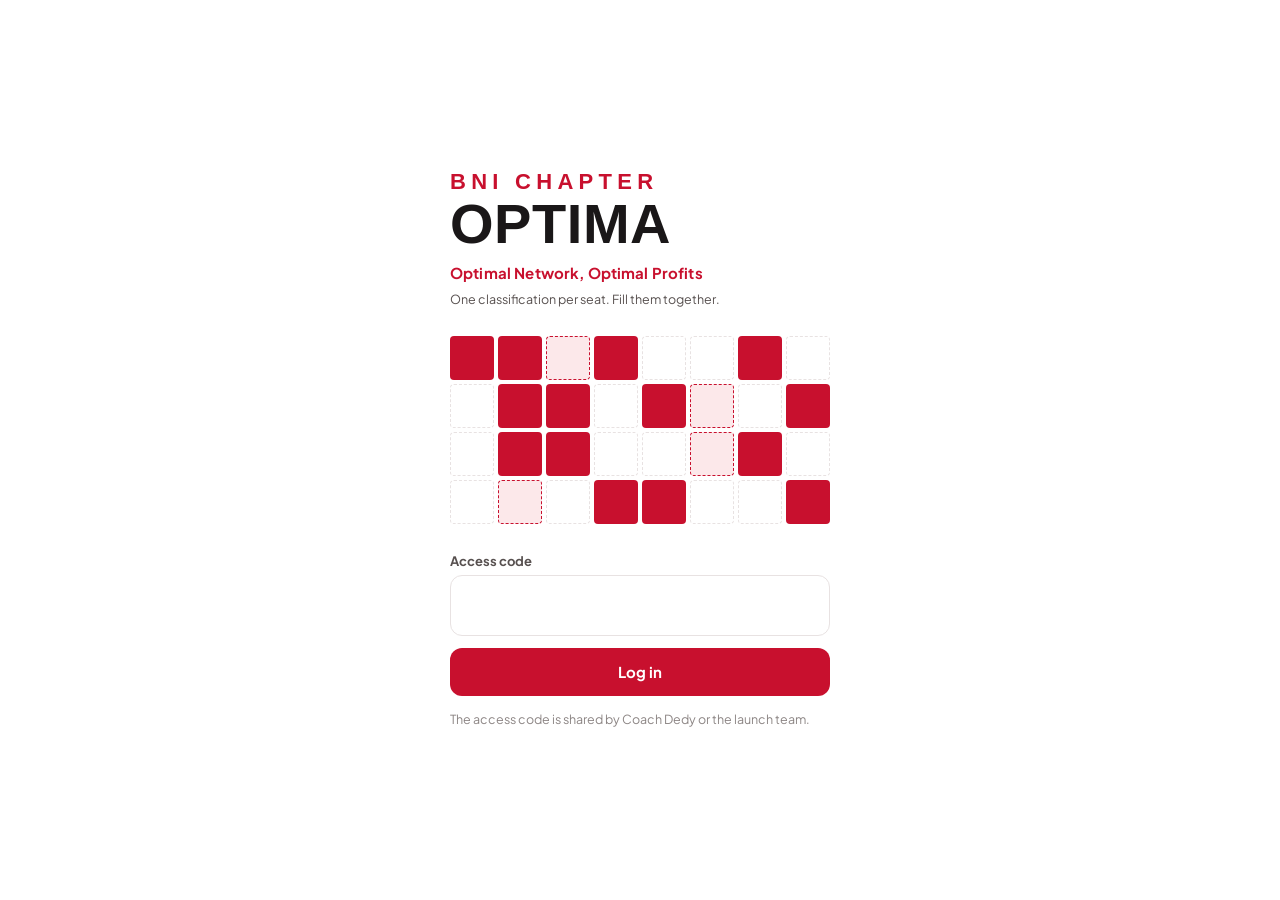
<file: index.html>
<!DOCTYPE html>
<html lang="en">
<head>
  <meta charset="UTF-8">
  <meta name="viewport" content="width=device-width, initial-scale=1">
  <meta name="theme-color" content="#C8102E">
  <title>BNI Optima</title>
  <meta http-equiv="refresh" content="0; url=web/">
  <link rel="icon" type="image/png" href="icons/icon-192.png">
  <style>
    html, body { height: 100%; margin: 0; background: #C8102E; }
    .splash { position: fixed; inset: 0; z-index: 50; background: #C8102E; color: #fff; display: flex; flex-direction: column; align-items: center; justify-content: center; text-align: center; padding: 24px; font-family: Helvetica, Arial, sans-serif; }
    .splash b { display: block; font-size: 38px; font-weight: 800; letter-spacing: .06em; line-height: 1.05; }
    .splash p { margin: 10px 0 44px; font-size: 14px; letter-spacing: .02em; color: rgba(255,255,255,.82); }
    .splash i { width: 32px; height: 32px; border: 3px solid rgba(255,255,255,.3); border-top-color: #fff; border-radius: 50%; animation: putar .8s linear infinite; }
    @keyframes putar { to { transform: rotate(360deg); } }
  </style>
</head>
<body>
  <!-- Pengalih ke app baru di web/. Parameter alamat (misalnya ?tiruan=1) dan #bagian ikut diteruskan. -->
  <div class="splash"><b>BNI OPTIMA</b><p>Optimal Network, Optimal Profits</p><i></i></div>
  <noscript><p style="position:fixed;bottom:24px;left:0;right:0;text-align:center;font:14px Arial"><a href="web/" style="color:#fff">Open the app</a></p></noscript>
  <script>location.replace('web/' + location.search + location.hash);</script>
</body>
</html>
</file>
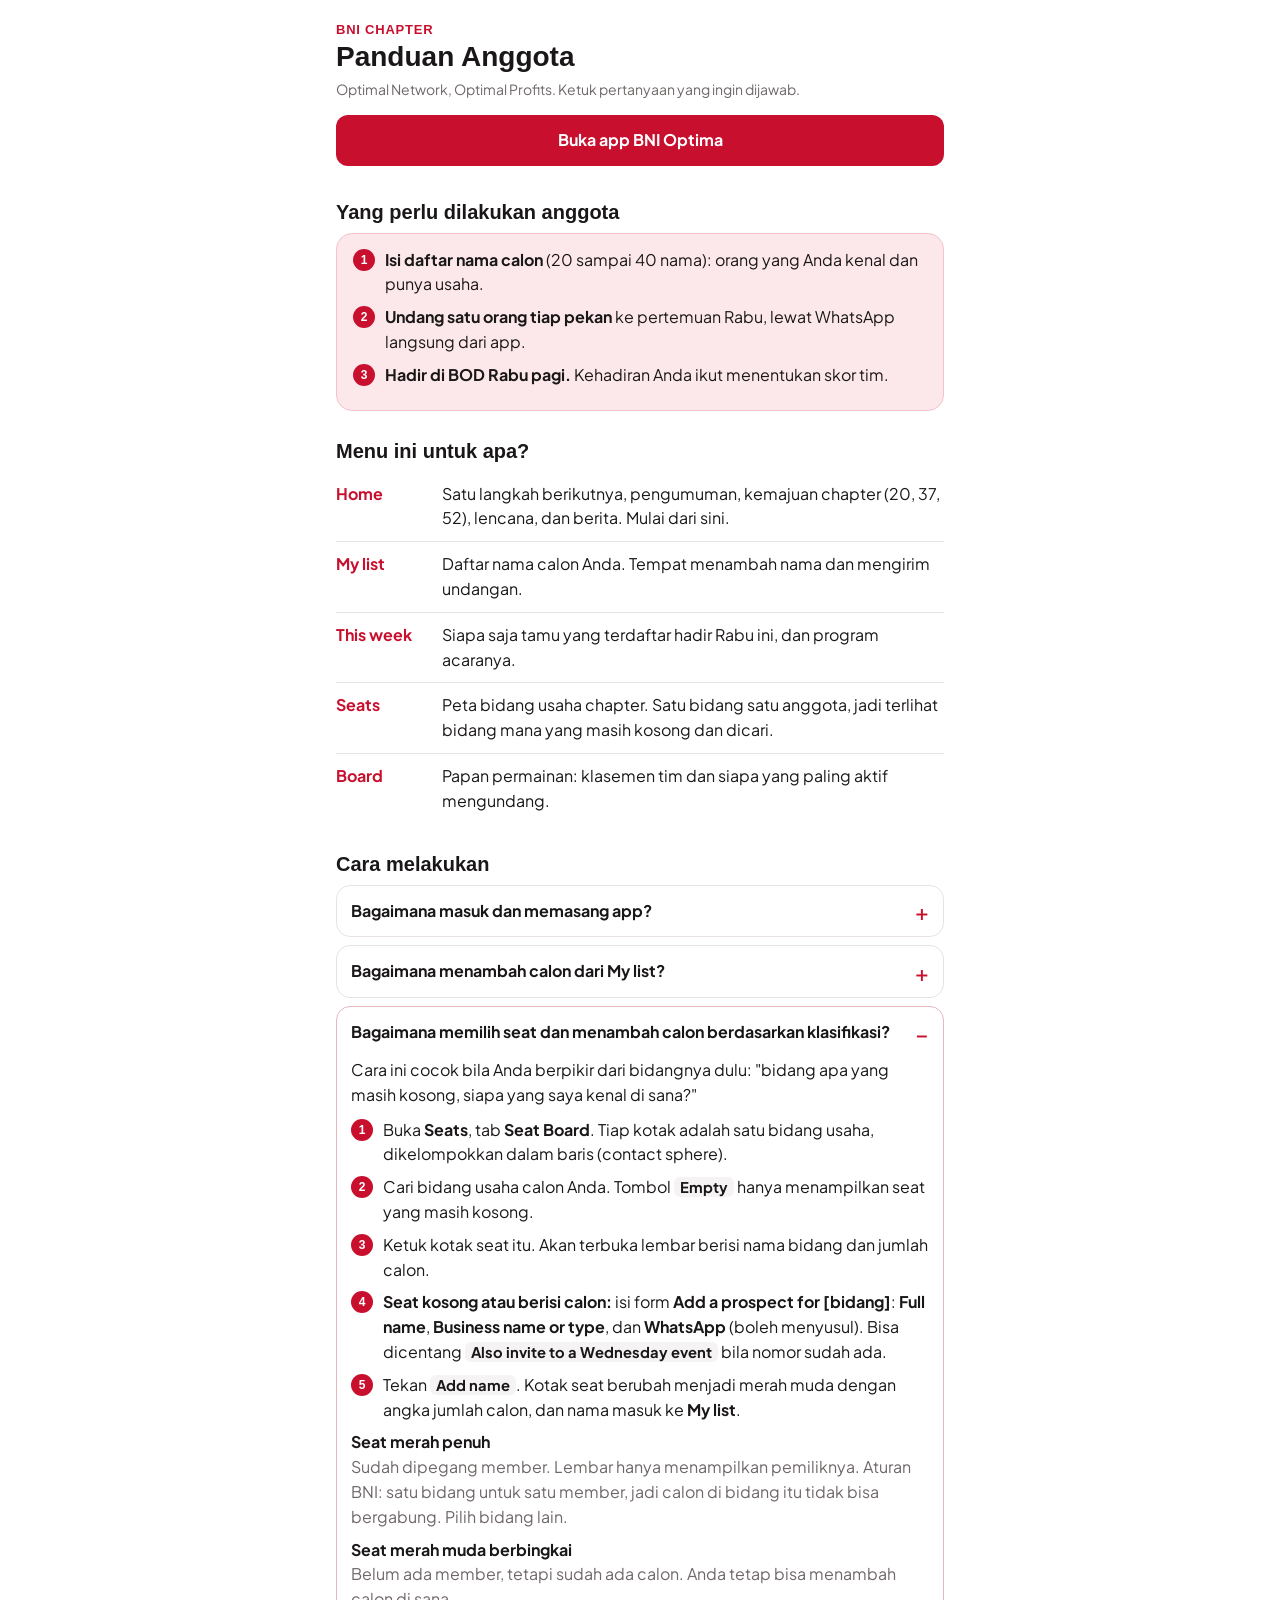
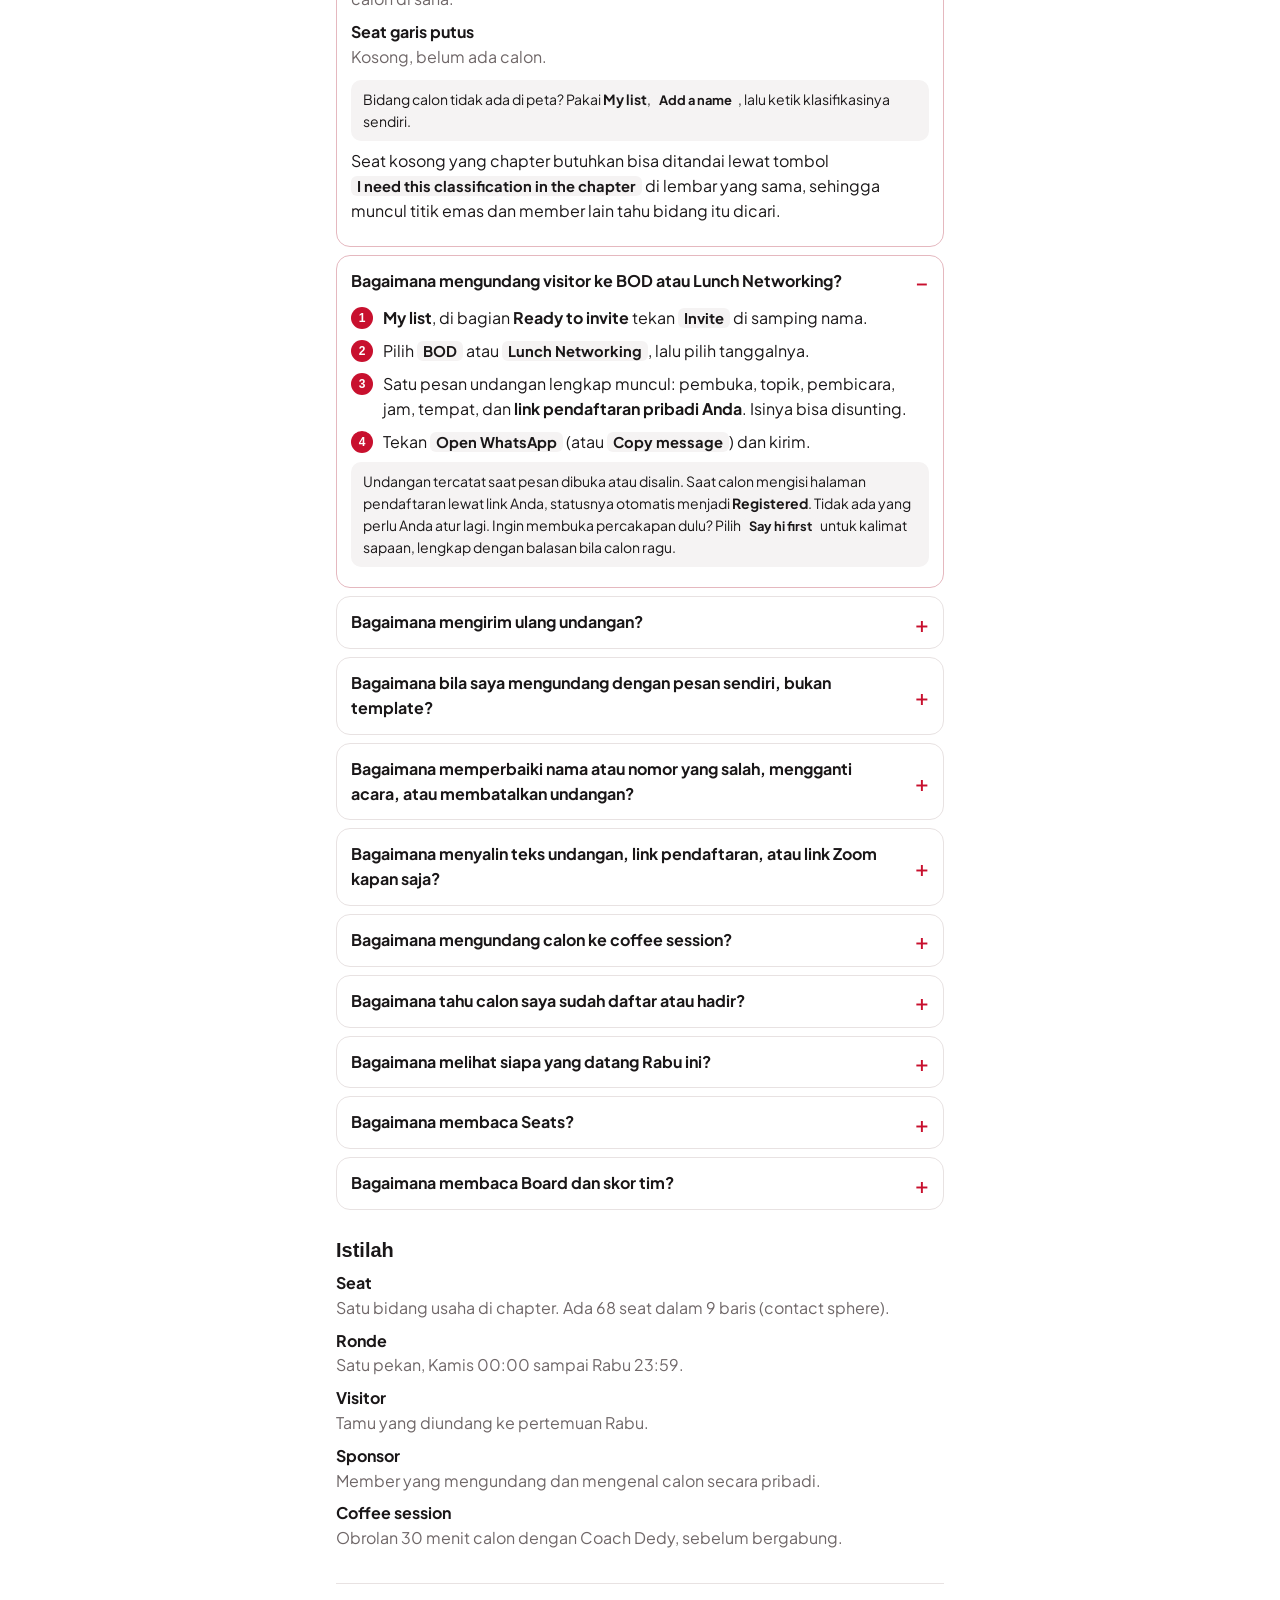
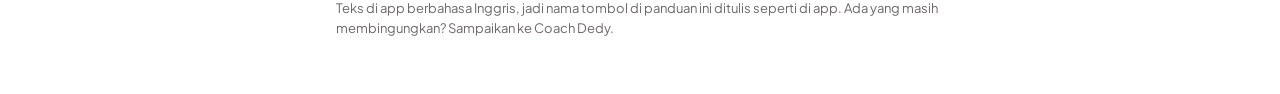
<file: panduan/index.html>
<!doctype html>
<html lang="id">
<head>
<meta charset="utf-8">
<meta name="viewport" content="width=device-width, initial-scale=1">
<meta name="theme-color" content="#C8102E">
<title>Panduan Anggota Optima</title>
<link rel="preconnect" href="https://fonts.googleapis.com">
<link rel="preconnect" href="https://fonts.gstatic.com" crossorigin>
<link href="https://fonts.googleapis.com/css2?family=Plus+Jakarta+Sans:wght@400;500;600;700;800&display=swap" rel="stylesheet">
<style>
:root { --kertas:#fff; --kertas-2:#F5F3F3; --tinta:#1A1718; --abu:#6F6768; --garis:#E8E2E2; --merah:#C8102E; --merah-muda:#FCE8EB; }
* { box-sizing: border-box; }
html { -webkit-text-size-adjust: 100%; }
body { margin: 0; background: var(--kertas); color: var(--tinta); font: 16px/1.55 'Plus Jakarta Sans', system-ui, sans-serif; }
.bungkus { max-width: 640px; margin: 0 auto; padding: 0 16px 56px; }
header { padding: 22px 0 6px; }
.merek { font: 800 13px Helvetica, Arial, sans-serif; letter-spacing: .06em; color: var(--merah); }
h1 { font: 800 28px/1.15 Helvetica, Arial, sans-serif; margin: 4px 0 6px; }
.sub { color: var(--abu); margin: 0 0 14px; font-size: 14px; }
.tab { position: sticky; top: 0; z-index: 5; display: flex; gap: 2px; background: var(--kertas-2); border-radius: 12px; padding: 4px; margin: 12px 0 18px; }
.tab a { flex: 1; text-align: center; padding: 10px 4px; border-radius: 9px; font-size: 14px; font-weight: 700; color: var(--abu); text-decoration: none; }
.tab a[aria-current="true"] { background: #fff; color: var(--tinta); box-shadow: 0 1px 3px rgba(0,0,0,.14); }
section.peran { display: none; }
section.peran.aktif { display: block; }
h2 { font: 800 20px/1.25 Helvetica, Arial, sans-serif; margin: 28px 0 8px; }
h3 { font: 700 16px/1.3 Helvetica, Arial, sans-serif; margin: 0 0 6px; }
p { margin: 0 0 10px; }
.kartu { border: 1px solid var(--garis); border-radius: 16px; padding: 14px 16px; margin: 0 0 12px; }
.kartu.merah { background: var(--merah-muda); border-color: #F3C4CB; }
ol, ul { margin: 0 0 10px; padding-left: 22px; }
li { margin: 0 0 4px; }
b.m { color: var(--merah); }
code, .tombol { font-family: inherit; font-weight: 700; background: var(--kertas-2); border-radius: 6px; padding: 1px 6px; font-size: .92em; white-space: nowrap; }
.menu { display: flex; flex-wrap: wrap; gap: 6px; margin: 0 0 12px; }
.menu span { font-size: 13px; font-weight: 700; background: var(--merah); color: #fff; border-radius: 99px; padding: 4px 11px; }
.kecil { font-size: 13px; color: var(--abu); }
footer { margin-top: 32px; font-size: 13px; color: var(--abu); border-top: 1px solid var(--garis); padding-top: 14px; }
a.buka { display: block; text-align: center; background: var(--merah); color: #fff; font-weight: 700; text-decoration: none; padding: 13px; border-radius: 12px; margin: 14px 0 0; }

details.cara { border: 1px solid var(--garis); border-radius: 14px; margin: 0 0 8px; background: #fff; }
details.cara > summary { cursor: pointer; list-style: none; padding: 13px 40px 13px 14px; font-weight: 700; position: relative; }
details.cara > summary::-webkit-details-marker { display: none; }
details.cara > summary::after { content: '+'; position: absolute; right: 14px; top: 50%; transform: translateY(-50%); font-size: 22px; font-weight: 500; color: var(--merah); }
details.cara[open] > summary::after { content: '\2212'; }
details.cara[open] { border-color: #E5B8BF; }
details.cara .isi { padding: 0 14px 12px; }
.untuk { list-style: none; padding: 0; margin: 0 0 10px; }
.untuk li { display: flex; gap: 10px; padding: 10px 0; border-top: 1px solid var(--garis); margin: 0; }
.untuk li:first-child { border-top: 0; }
.untuk b { flex: 0 0 96px; color: var(--merah); }
.langkah { counter-reset: n; list-style: none; padding: 0; margin: 0 0 8px; }
.langkah li { counter-increment: n; position: relative; padding-left: 32px; margin: 0 0 8px; }
.langkah li::before { content: counter(n); position: absolute; left: 0; top: 1px; width: 22px; height: 22px; border-radius: 50%; background: var(--merah); color: #fff; font: 700 12px/22px Helvetica, Arial, sans-serif; text-align: center; }
.tip { font-size: 14px; background: var(--kertas-2); border-radius: 10px; padding: 9px 12px; margin: 0 0 8px; }
dl { margin: 0 0 10px; }
dt { font-weight: 700; margin-top: 8px; }
dd { margin: 0 0 4px; color: var(--abu); }
</style>
</head>
<body>
<div class="bungkus">
<header>
  <div class="merek">BNI CHAPTER</div>
  <h1>Panduan Anggota</h1>
  <p class="sub">Optimal Network, Optimal Profits. Ketuk pertanyaan yang ingin dijawab.</p>
  <a class="buka" href="../web/">Buka app BNI Optima</a>
</header>
<section class="peran aktif">
<h2>Yang perlu dilakukan anggota</h2><div class="kartu merah"><ol class="langkah"><li><b>Isi daftar nama calon</b> (20 sampai 40 nama): orang yang Anda kenal dan punya usaha.</li><li><b>Undang satu orang tiap pekan</b> ke pertemuan Rabu, lewat WhatsApp langsung dari app.</li><li><b>Hadir di BOD Rabu pagi.</b> Kehadiran Anda ikut menentukan skor tim.</li></ol></div><h2>Menu ini untuk apa?</h2><ul class="untuk"><li><b>Home</b><span>Satu langkah berikutnya, pengumuman, kemajuan chapter (20, 37, 52), lencana, dan berita. Mulai dari sini.</span></li><li><b>My list</b><span>Daftar nama calon Anda. Tempat menambah nama dan mengirim undangan.</span></li><li><b>This week</b><span>Siapa saja tamu yang terdaftar hadir Rabu ini, dan program acaranya.</span></li><li><b>Seats</b><span>Peta bidang usaha chapter. Satu bidang satu anggota, jadi terlihat bidang mana yang masih kosong dan dicari.</span></li><li><b>Board</b><span>Papan permainan: klasemen tim dan siapa yang paling aktif mengundang.</span></li></ul><h2>Cara melakukan</h2><details class="cara" id="x75993"><summary>Bagaimana masuk dan memasang app?</summary><div class="isi"><ol class="langkah"><li>Buka alamat app di HP, masukkan <b>kode akses 6 karakter</b> dari Coach Dedy (dikirim lewat WhatsApp).</li><li>Pasang ke layar utama. Android (Chrome): menu titik tiga lalu <code>Install app</code>. iPhone (Safari): tombol Share lalu <code>Add to Home Screen</code>.</li></ol><p class="tip">Kode bersifat pribadi, jangan dibagikan. Lupa kode atau ingin menggantinya: minta Coach Dedy. Kode anggota aktif setelah ESM.</p></div></details>
<details class="cara"><summary>Bagaimana menambah calon dari My list?</summary><div class="isi"><ol class="langkah"><li>Buka <b>My list</b> lalu tekan <code>Add a name</code>.</li><li>Isi <b>Full name</b>.</li><li>Isi <b>Classification</b>, yaitu jenis usahanya. Ketik bebas, misalnya "Halal catering". Bila ada seat yang cocok, pilih juga di <b>Pick a seat if one fits</b>.</li><li>Isi <b>WhatsApp</b>. Boleh menyusul, tetapi wajib sebelum mengundang.</li><li>Tekan <code>Add name</code>. Nama muncul di <b>Ready to invite</b>.</li></ol><p class="tip">Bila nama itu sudah didaftarkan orang lain, app memberi tahu dan menolak, supaya satu calon tidak dikejar dua orang. Bidang usaha yang belum ada di daftar seat tetap bisa dicatat. Seat baru dibuat nanti, saat orangnya resmi bergabung.</p></div></details>
<details class="cara" open><summary>Bagaimana memilih seat dan menambah calon berdasarkan klasifikasi?</summary><div class="isi"><p>Cara ini cocok bila Anda berpikir dari bidangnya dulu: "bidang apa yang masih kosong, siapa yang saya kenal di sana?"</p><ol class="langkah"><li>Buka <b>Seats</b>, tab <b>Seat Board</b>. Tiap kotak adalah satu bidang usaha, dikelompokkan dalam baris (contact sphere).</li><li>Cari bidang usaha calon Anda. Tombol <code>Empty</code> hanya menampilkan seat yang masih kosong.</li><li>Ketuk kotak seat itu. Akan terbuka lembar berisi nama bidang dan jumlah calon.</li><li><b>Seat kosong atau berisi calon:</b> isi form <b>Add a prospect for [bidang]</b>: <b>Full name</b>, <b>Business name or type</b>, dan <b>WhatsApp</b> (boleh menyusul). Bisa dicentang <code>Also invite to a Wednesday event</code> bila nomor sudah ada.</li><li>Tekan <code>Add name</code>. Kotak seat berubah menjadi merah muda dengan angka jumlah calon, dan nama masuk ke <b>My list</b>.</li></ol><dl><dt>Seat merah penuh</dt><dd>Sudah dipegang member. Lembar hanya menampilkan pemiliknya. Aturan BNI: satu bidang untuk satu member, jadi calon di bidang itu tidak bisa bergabung. Pilih bidang lain.</dd><dt>Seat merah muda berbingkai</dt><dd>Belum ada member, tetapi sudah ada calon. Anda tetap bisa menambah calon di sana.</dd><dt>Seat garis putus</dt><dd>Kosong, belum ada calon.</dd></dl><p class="tip">Bidang calon tidak ada di peta? Pakai <b>My list</b>, <code>Add a name</code>, lalu ketik klasifikasinya sendiri.</p><p>Seat kosong yang chapter butuhkan bisa ditandai lewat tombol <code>I need this classification in the chapter</code> di lembar yang sama, sehingga muncul titik emas dan member lain tahu bidang itu dicari.</p></div></details>
<details class="cara" open id="x72030"><summary>Bagaimana mengundang visitor ke BOD atau Lunch Networking?</summary><div class="isi"><ol class="langkah"><li><b>My list</b>, di bagian <b>Ready to invite</b> tekan <code>Invite</code> di samping nama.</li><li>Pilih <code>BOD</code> atau <code>Lunch Networking</code>, lalu pilih tanggalnya.</li><li>Satu pesan undangan lengkap muncul: pembuka, topik, pembicara, jam, tempat, dan <b>link pendaftaran pribadi Anda</b>. Isinya bisa disunting.</li><li>Tekan <code>Open WhatsApp</code> (atau <code>Copy message</code>) dan kirim.</li></ol><p class="tip">Undangan tercatat saat pesan dibuka atau disalin. Saat calon mengisi halaman pendaftaran lewat link Anda, statusnya otomatis menjadi <b>Registered</b>. Tidak ada yang perlu Anda atur lagi. Ingin membuka percakapan dulu? Pilih <code>Say hi first</code> untuk kalimat sapaan, lengkap dengan balasan bila calon ragu.</p></div></details>
<details class="cara"><summary>Bagaimana mengirim ulang undangan?</summary><div class="isi"><p>Buka <b>My list</b>, bagian <b>Invited</b>, ketuk nama calon, lalu pilih <code>Send the invitation again</code>. Pesan yang sama terbuka lagi dan bisa dikirim ulang.</p></div></details>
<details class="cara"><summary>Bagaimana bila saya mengundang dengan pesan sendiri, bukan template?</summary><div class="isi"><p>Boleh. Yang penting kirim <b>link pendaftaran pribadi Anda</b>, bukan link lain. Salin dari <b>This week</b>, <b>Links to share</b>, <code>My registration link</code>. Link itu sudah membawa nama Anda sebagai pengundang.</p><p>Bila tidak memakai tombol Invite, ketuk nama calon di <b>My list</b>, pilih BOD atau Lunch Networking, lalu <code>Mark as invited</code> supaya undangan tercatat.</p></div></details>
<details class="cara"><summary>Bagaimana memperbaiki nama atau nomor yang salah, mengganti acara, atau membatalkan undangan?</summary><div class="isi"><ol class="langkah"><li>Buka <b>My list</b> dan ketuk nama tamu.</li><li><code>Edit name or number</code>: perbaiki nama, nomor WhatsApp, atau jenis usaha. Nomor yang sudah dipakai orang lain di daftar akan ditolak.</li><li><code>Change event</code>: pindahkan undangan ke Rabu atau acara lain.</li><li><code>Cancel invitation</code>: batalkan, tamu kembali ke "Ready to invite".</li></ol><p class="tip">Ganti acara dan batalkan hanya bisa selama tamu belum mengisi halaman pendaftaran. Setelah tamu mendaftar, minta Launch Team yang mengubahnya. Acara yang bisa dipilih hanya jadwal Rabu terdekat.</p></div></details>
<details class="cara"><summary>Bagaimana menyalin teks undangan, link pendaftaran, atau link Zoom kapan saja?</summary><div class="isi"><ol class="langkah"><li>Buka <b>This week</b>, bagian <b>Links to share</b>.</li><li>Tekan <code>Copy</code> pada teks undangan BOD atau Lunch Networking minggu ini, pada <b>My registration link</b>, atau <b>Wednesday Zoom</b>.</li><li>Tempel di WhatsApp. Teks undangan bisa diteruskan bersama poster.</li></ol><p class="tip">Link pendaftaran Anda membawa nama Anda sebagai pengundang. Isi teks undangan (topik, pembicara, jam, tempat) diatur LT atau Coach Dedy di Events.</p></div></details>
<details class="cara" id="x1097"><summary>Bagaimana mengundang calon ke coffee session?</summary><div class="isi"><p>Tanpa datang ke Rabu dulu. Coffee session adalah obrolan 30 menit dengan Coach Dedy.</p><ol class="langkah"><li><b>My list</b>, tekan <code>Invite</code>, pilih <code>Coffee session</code>.</li><li>Pilih jam dari <b>Open times</b>, atau pilih <code>Another time</code> bila waktunya sudah disepakati dengan Coach Dedy lewat WhatsApp.</li><li>Setelah calon setuju, tekan <code>They said yes: book this time</code>. Waktunya muncul di Schedule LT dan LDC.</li><li>Kirim pesan <b>3 Confirm</b> ke calon sebagai konfirmasi jam dan kehadiran.</li></ol></div></details>
<details class="cara" id="x54734"><summary>Bagaimana tahu calon saya sudah daftar atau hadir?</summary><div class="isi"><p>Calon mendaftar sendiri lewat halaman pendaftaran dari link pribadi Anda (bukan lewat app). Karena link itu membawa nama Anda, statusnya berubah otomatis dan Anda tidak perlu mengisi apa pun.</p><p>Lihat di <b>My list</b>, bagian <b>Invited</b>. Label di samping nama:</p><dl><dt>Invited, not registered yet</dt><dd>Undangan terkirim, belum mengisi halaman pendaftaran.</dd><dt>Registered</dt><dd>Sudah mengisi halaman pendaftaran.</dd><dt>Attended</dt><dd>Hadir di acara.</dd><dt>Coffee booked</dt><dd>Jam coffee session sudah dipesan. Ketuk nama untuk melihat atau mengubah.</dd><dt>Joined</dt><dd>Sudah resmi menjadi member.</dd></dl><p class="tip">Belum daftar menjelang Rabu? Ketuk ikon WhatsApp di samping nama untuk mengingatkan.</p></div></details>
<details class="cara" id="x75092"><summary>Bagaimana melihat siapa yang datang Rabu ini?</summary><div class="isi"><p>Buka <b>This week</b>. Ada tiga bagian: <b>Wednesday program</b> (jam, tempat, pembicara, poster), <b>Invited by me</b> (tamu Anda), dan <b>Other Visitors</b> (tamu orang lain).</p><p class="tip">Nama lengkap dan bidang usaha tampil, nomor telepon tidak. Kenali bidang mereka sebelum Rabu supaya bisa menyapa dan menghubungkan.</p></div></details>
<details class="cara" id="x95493"><summary>Bagaimana membaca Seats?</summary><div class="isi"><p>Setiap kotak adalah satu bidang usaha. Satu bidang hanya boleh dipegang satu anggota.</p><dl><dt>Merah penuh</dt><dd>Sudah ada anggotanya.</dd><dt>Merah muda berbingkai</dt><dd>Belum ada anggota, tetapi ada calon. Angkanya jumlah calon.</dd><dt>Garis putus</dt><dd>Kosong.</dd><dt>Titik emas</dt><dd>Ada anggota yang menandai bidang ini dibutuhkan.</dd><dt>Cincin</dt><dd>Ada calon dari daftar Anda.</dd></dl><p>Tombol <code>Empty</code> menyaring seat kosong. Tab <b>Members</b> menampilkan semua anggota beserta bidang, sponsor, dan kehadiran BOD.</p></div></details>
<details class="cara" id="x7891"><summary>Bagaimana membaca Board dan skor tim?</summary><div class="isi"><p><b>This round</b>: ronde berjalan (Kamis sampai Rabu), mulai dari nol tiap Kamis. <b>All time</b>: sejak awal.</p><p>Di dalamnya ada <b>Teams</b> dan daftar perorangan. Tim dibandingkan dalam tiga hal:</p><dl><dt>Guests</dt><dd>Tamu undangan anggota tim yang benar-benar hadir.</dd><dt>Joined</dt><dd>Anggota baru yang disponsori anggota tim.</dd><dt>Present</dt><dd>Kehadiran BOD anggota tim sendiri.</dd></dl><p class="tip">Angka dihitung per anggota, jadi tim besar tidak otomatis menang. Warna merah berarti tim itu unggul di ukuran tersebut. Hanya Coach Dedy yang memindahkan anggota antar tim.</p></div></details>
<h2>Istilah</h2><dl><dt>Seat</dt><dd>Satu bidang usaha di chapter. Ada 68 seat dalam 9 baris (contact sphere).</dd><dt>Ronde</dt><dd>Satu pekan, Kamis 00:00 sampai Rabu 23:59.</dd><dt>Visitor</dt><dd>Tamu yang diundang ke pertemuan Rabu.</dd><dt>Sponsor</dt><dd>Member yang mengundang dan mengenal calon secara pribadi.</dd><dt>Coffee session</dt><dd>Obrolan 30 menit calon dengan Coach Dedy, sebelum bergabung.</dd></dl></section>
<footer>Teks di app berbahasa Inggris, jadi nama tombol di panduan ini ditulis seperti di app. Ada yang masih membingungkan? Sampaikan ke Coach Dedy.</footer>
</div>
</body>
</html>
</file>
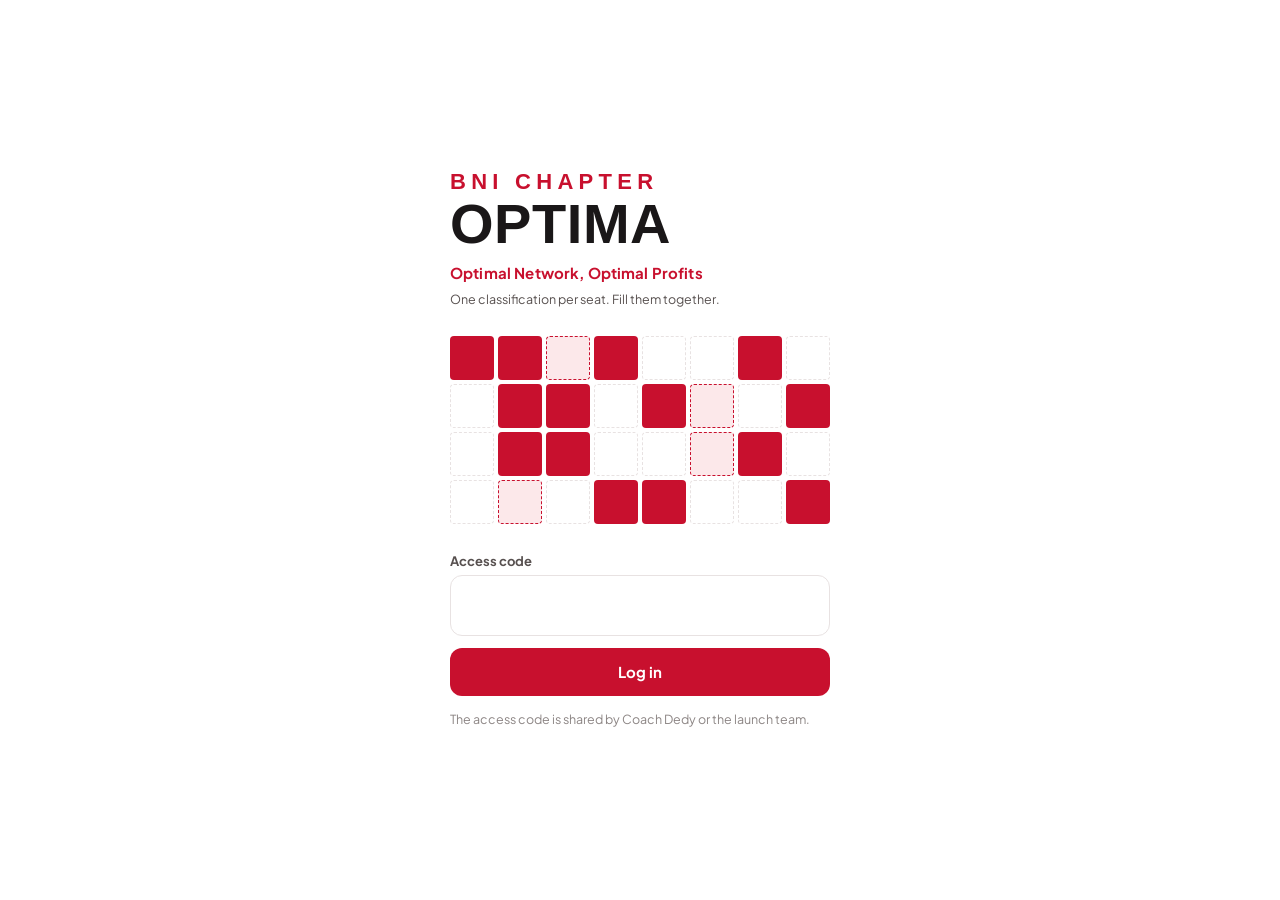
<file: web/index.html>
<!DOCTYPE html>
<html lang="en">
<head>
  <meta charset="UTF-8">
  <meta name="viewport" content="width=device-width, initial-scale=1, viewport-fit=cover">
  <meta name="theme-color" content="#C8102E">
  <meta name="apple-mobile-web-app-capable" content="yes">
  <meta name="apple-mobile-web-app-status-bar-style" content="black-translucent">
  <meta name="apple-mobile-web-app-title" content="BNI Optima">
  <meta name="description" content="Launch team and member app for BNI Optima">
  <title>BNI Optima</title>
  <link rel="manifest" href="manifest.json">
  <link rel="icon" type="image/png" href="ikon/icon-192.png">
  <link rel="apple-touch-icon" href="ikon/icon-192.png">
  <link rel="preconnect" href="https://script.google.com">
  <link rel="preconnect" href="https://script.googleusercontent.com" crossorigin>
  <link rel="preconnect" href="https://fonts.googleapis.com">
  <link rel="preconnect" href="https://fonts.gstatic.com" crossorigin>
  <link href="https://fonts.googleapis.com/css2?family=Plus+Jakarta+Sans:wght@400;500;600;700;800&display=swap" rel="stylesheet">
  <link rel="stylesheet" href="gaya.css">
  <style>
    .splash { position: fixed; inset: 0; z-index: 50; background: #C8102E; color: #fff; display: flex; flex-direction: column; align-items: center; justify-content: center; text-align: center; padding: 24px; font-family: Helvetica, Arial, sans-serif; }
    .splash b { display: block; font-size: 38px; font-weight: 800; letter-spacing: .06em; line-height: 1.05; }
    .splash p { margin: 10px 0 44px; font-size: 14px; letter-spacing: .02em; color: rgba(255,255,255,.82); }
    .splash i { width: 32px; height: 32px; border: 3px solid rgba(255,255,255,.3); border-top-color: #fff; border-radius: 50%; animation: putar .8s linear infinite; }
    @keyframes putar { to { transform: rotate(360deg); } }
  </style>
</head>
<body>
  <div id="app"><div class="splash"><b>BNI OPTIMA</b><p>Optimal Network, Optimal Profits</p><i></i></div></div>
  <div id="lembar" class="lembar" hidden>
    <div class="lembar-latar" data-tutup></div>
    <div class="lembar-isi" role="dialog" aria-modal="true"></div>
  </div>
  <div id="toast" class="toast" role="status" aria-live="polite"></div>
  <div id="simpan" class="simpan" role="status" aria-live="polite"></div>
  <div id="muat-garis" class="muat-garis"></div>

  <script src="config.js"></script>
  <script src="../apps-script/Inti.js"></script>
  <script src="tiruan.js"></script>
  <script src="api.js"></script>
  <script src="app.js"></script>
  <script>
    if ('serviceWorker' in navigator) {
      window.addEventListener('load', function () { navigator.serviceWorker.register('sw.js').catch(function () {}); });
    }
  </script>
</body>
</html>
</file>
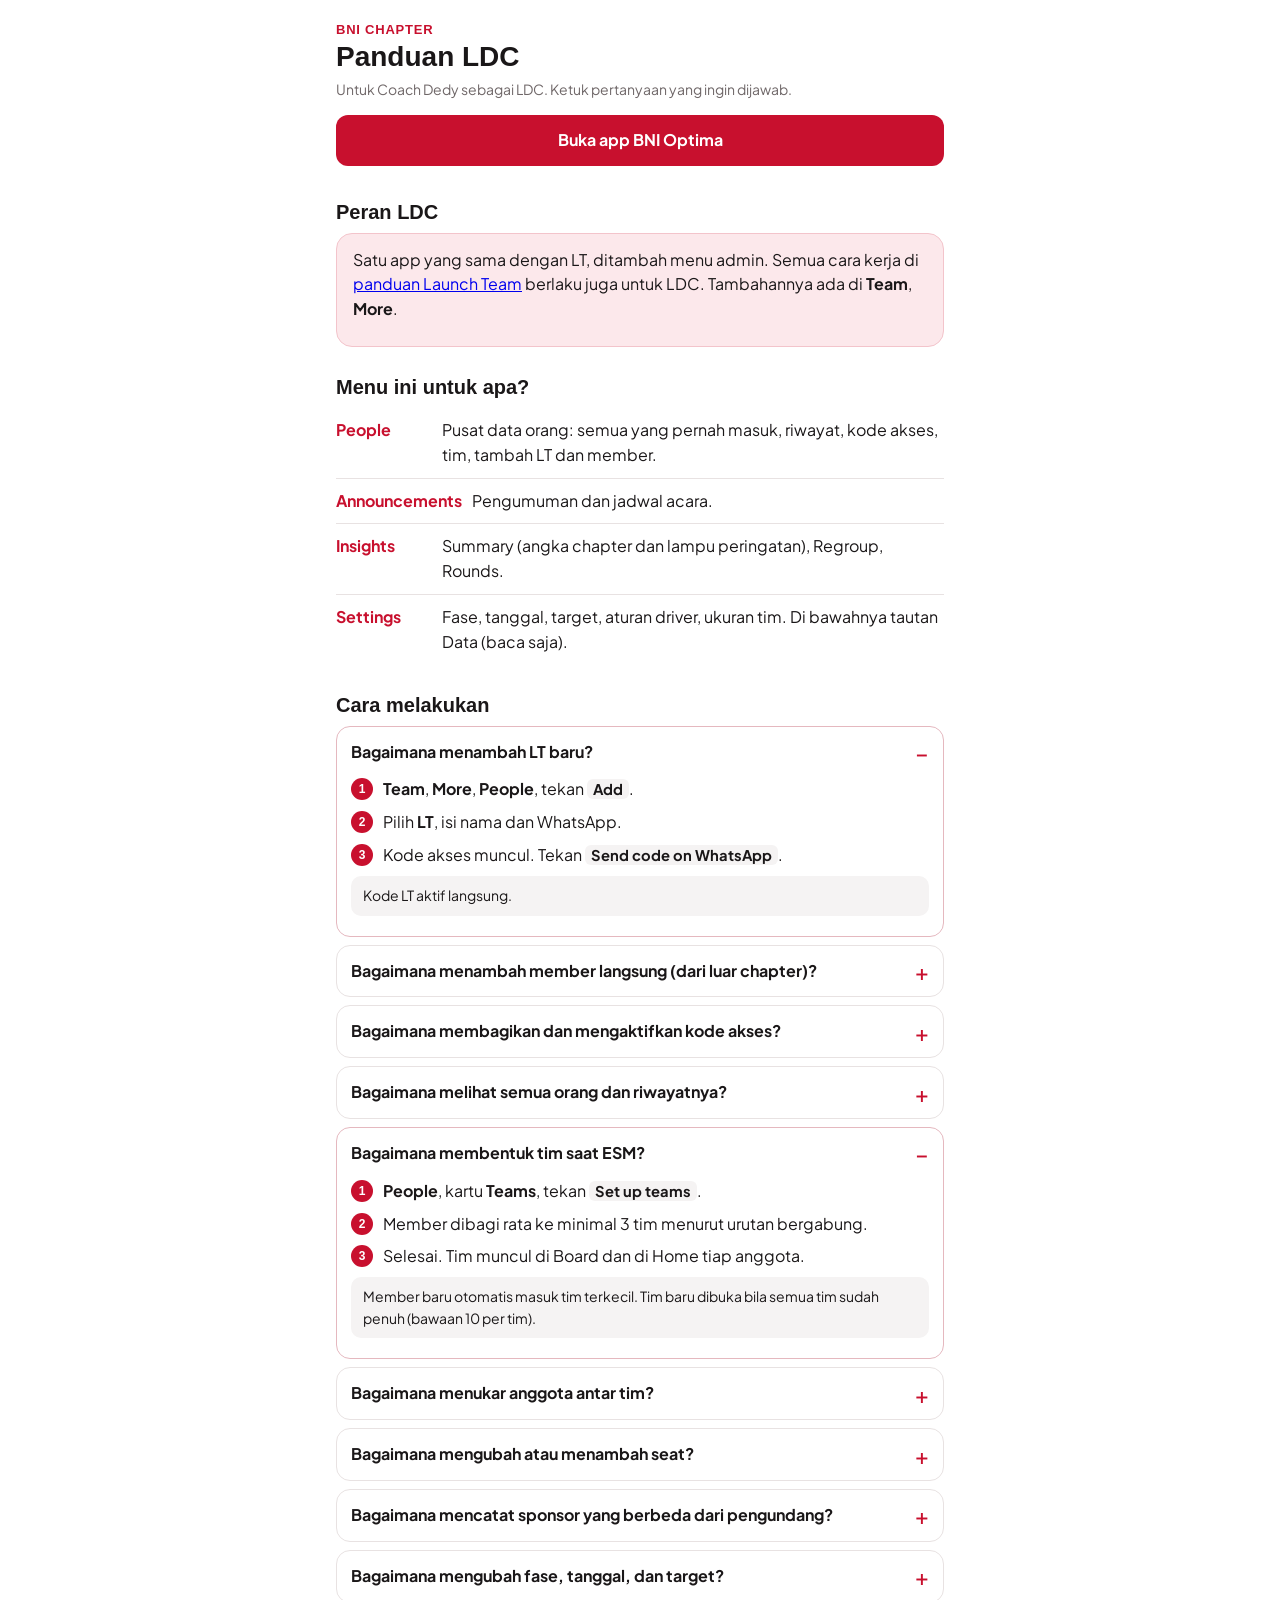
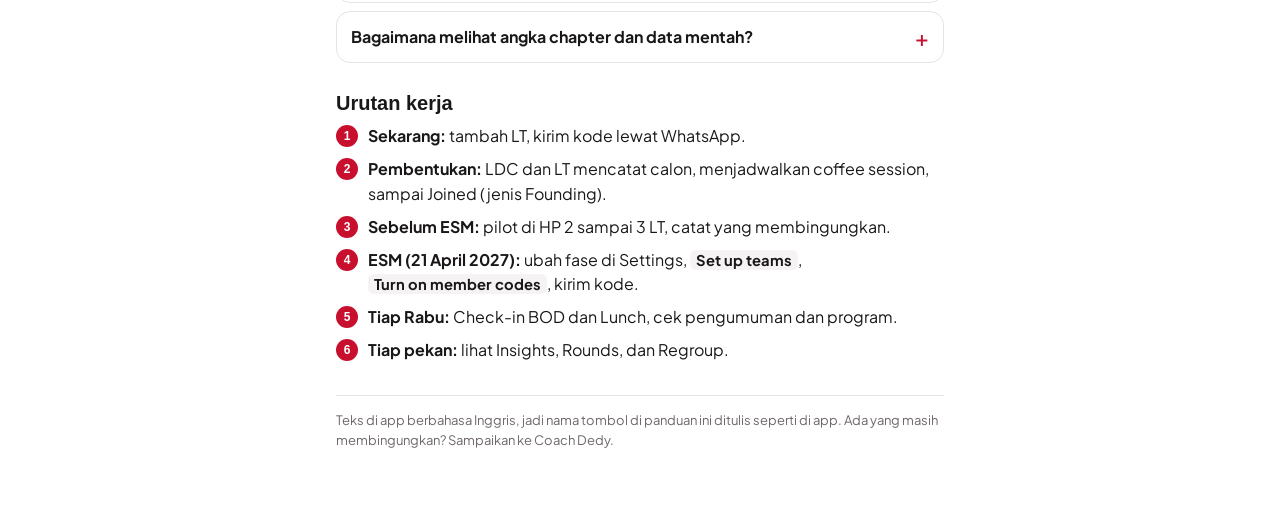
<file: panduan/ldc/index.html>
<!doctype html>
<html lang="id">
<head>
<meta charset="utf-8">
<meta name="viewport" content="width=device-width, initial-scale=1">
<meta name="theme-color" content="#C8102E">
<title>Panduan LDC Optima</title>
<link rel="preconnect" href="https://fonts.googleapis.com">
<link rel="preconnect" href="https://fonts.gstatic.com" crossorigin>
<link href="https://fonts.googleapis.com/css2?family=Plus+Jakarta+Sans:wght@400;500;600;700;800&display=swap" rel="stylesheet">
<style>
:root { --kertas:#fff; --kertas-2:#F5F3F3; --tinta:#1A1718; --abu:#6F6768; --garis:#E8E2E2; --merah:#C8102E; --merah-muda:#FCE8EB; }
* { box-sizing: border-box; }
html { -webkit-text-size-adjust: 100%; }
body { margin: 0; background: var(--kertas); color: var(--tinta); font: 16px/1.55 'Plus Jakarta Sans', system-ui, sans-serif; }
.bungkus { max-width: 640px; margin: 0 auto; padding: 0 16px 56px; }
header { padding: 22px 0 6px; }
.merek { font: 800 13px Helvetica, Arial, sans-serif; letter-spacing: .06em; color: var(--merah); }
h1 { font: 800 28px/1.15 Helvetica, Arial, sans-serif; margin: 4px 0 6px; }
.sub { color: var(--abu); margin: 0 0 14px; font-size: 14px; }
.tab { position: sticky; top: 0; z-index: 5; display: flex; gap: 2px; background: var(--kertas-2); border-radius: 12px; padding: 4px; margin: 12px 0 18px; }
.tab a { flex: 1; text-align: center; padding: 10px 4px; border-radius: 9px; font-size: 14px; font-weight: 700; color: var(--abu); text-decoration: none; }
.tab a[aria-current="true"] { background: #fff; color: var(--tinta); box-shadow: 0 1px 3px rgba(0,0,0,.14); }
section.peran { display: none; }
section.peran.aktif { display: block; }
h2 { font: 800 20px/1.25 Helvetica, Arial, sans-serif; margin: 28px 0 8px; }
h3 { font: 700 16px/1.3 Helvetica, Arial, sans-serif; margin: 0 0 6px; }
p { margin: 0 0 10px; }
.kartu { border: 1px solid var(--garis); border-radius: 16px; padding: 14px 16px; margin: 0 0 12px; }
.kartu.merah { background: var(--merah-muda); border-color: #F3C4CB; }
ol, ul { margin: 0 0 10px; padding-left: 22px; }
li { margin: 0 0 4px; }
b.m { color: var(--merah); }
code, .tombol { font-family: inherit; font-weight: 700; background: var(--kertas-2); border-radius: 6px; padding: 1px 6px; font-size: .92em; white-space: nowrap; }
.menu { display: flex; flex-wrap: wrap; gap: 6px; margin: 0 0 12px; }
.menu span { font-size: 13px; font-weight: 700; background: var(--merah); color: #fff; border-radius: 99px; padding: 4px 11px; }
.kecil { font-size: 13px; color: var(--abu); }
footer { margin-top: 32px; font-size: 13px; color: var(--abu); border-top: 1px solid var(--garis); padding-top: 14px; }
a.buka { display: block; text-align: center; background: var(--merah); color: #fff; font-weight: 700; text-decoration: none; padding: 13px; border-radius: 12px; margin: 14px 0 0; }

details.cara { border: 1px solid var(--garis); border-radius: 14px; margin: 0 0 8px; background: #fff; }
details.cara > summary { cursor: pointer; list-style: none; padding: 13px 40px 13px 14px; font-weight: 700; position: relative; }
details.cara > summary::-webkit-details-marker { display: none; }
details.cara > summary::after { content: '+'; position: absolute; right: 14px; top: 50%; transform: translateY(-50%); font-size: 22px; font-weight: 500; color: var(--merah); }
details.cara[open] > summary::after { content: '\2212'; }
details.cara[open] { border-color: #E5B8BF; }
details.cara .isi { padding: 0 14px 12px; }
.untuk { list-style: none; padding: 0; margin: 0 0 10px; }
.untuk li { display: flex; gap: 10px; padding: 10px 0; border-top: 1px solid var(--garis); margin: 0; }
.untuk li:first-child { border-top: 0; }
.untuk b { flex: 0 0 96px; color: var(--merah); }
.langkah { counter-reset: n; list-style: none; padding: 0; margin: 0 0 8px; }
.langkah li { counter-increment: n; position: relative; padding-left: 32px; margin: 0 0 8px; }
.langkah li::before { content: counter(n); position: absolute; left: 0; top: 1px; width: 22px; height: 22px; border-radius: 50%; background: var(--merah); color: #fff; font: 700 12px/22px Helvetica, Arial, sans-serif; text-align: center; }
.tip { font-size: 14px; background: var(--kertas-2); border-radius: 10px; padding: 9px 12px; margin: 0 0 8px; }
dl { margin: 0 0 10px; }
dt { font-weight: 700; margin-top: 8px; }
dd { margin: 0 0 4px; color: var(--abu); }
</style>
</head>
<body>
<div class="bungkus">
<header>
  <div class="merek">BNI CHAPTER</div>
  <h1>Panduan LDC</h1>
  <p class="sub">Untuk Coach Dedy sebagai LDC. Ketuk pertanyaan yang ingin dijawab.</p>
  <a class="buka" href="../../web/">Buka app BNI Optima</a>
</header>
<section class="peran aktif">
<h2>Peran LDC</h2><div class="kartu merah"><p>Satu app yang sama dengan LT, ditambah menu admin. Semua cara kerja di <a href="../lt/">panduan Launch Team</a> berlaku juga untuk LDC. Tambahannya ada di <b>Team</b>, <b>More</b>.</p></div><h2>Menu ini untuk apa?</h2><ul class="untuk"><li><b>People</b><span>Pusat data orang: semua yang pernah masuk, riwayat, kode akses, tim, tambah LT dan member.</span></li><li><b>Announcements</b><span>Pengumuman dan jadwal acara.</span></li><li><b>Insights</b><span>Summary (angka chapter dan lampu peringatan), Regroup, Rounds.</span></li><li><b>Settings</b><span>Fase, tanggal, target, aturan driver, ukuran tim. Di bawahnya tautan Data (baca saja).</span></li></ul><h2>Cara melakukan</h2><details class="cara" open id="x20881"><summary>Bagaimana menambah LT baru?</summary><div class="isi"><ol class="langkah"><li><b>Team</b>, <b>More</b>, <b>People</b>, tekan <code>Add</code>.</li><li>Pilih <b>LT</b>, isi nama dan WhatsApp.</li><li>Kode akses muncul. Tekan <code>Send code on WhatsApp</code>.</li></ol><p class="tip">Kode LT aktif langsung.</p></div></details>
<details class="cara" id="x78683"><summary>Bagaimana menambah member langsung (dari luar chapter)?</summary><div class="isi"><ol class="langkah"><li><b>People</b>, <code>Add</code>, pilih <b>Member</b>.</li><li>Isi nama, WhatsApp, pilih seat (atau <code>New classification</code> bila bidangnya belum ada), dan sponsor.</li><li>Pilih <b>Sponsor</b> dari daftar: member, LDC atau LT, <b>BNI Indonesia</b>, atau <b>Someone else</b> lalu ketik namanya sendiri. Konfirmasi. Kode akses dibuat otomatis.</li></ol><p class="tip">Untuk calon yang lewat proses interview, cukup tekan <code>Joined</code> di Interviews. Hasilnya sama.</p></div></details>
<details class="cara" id="x31479"><summary>Bagaimana membagikan dan mengaktifkan kode akses?</summary><div class="isi"><ol class="langkah"><li>Buka <b>People</b>, ketuk nama orangnya.</li><li>Tekan <code>Send code on WhatsApp</code> atau <code>Copy code</code>. Di sana juga bisa mematikan atau membuat ulang kode.</li><li>Kode member baru aktif <b>setelah ESM</b>. Setelah mengubah fase di Settings, tekan <code>Turn on member codes</code> di People, sekali untuk semuanya.</li></ol><p class="tip">Ganti kode LDC sendiri lewat tombol di People.</p></div></details>
<details class="cara" id="x72743"><summary>Bagaimana melihat semua orang dan riwayatnya?</summary><div class="isi"><p><b>People</b> menampilkan semua orang sejak awal, termasuk yang pernah diwawancarai. Filter: <b>All, Members, Prospects, Launch team, Closed</b>. Ketuk nama untuk profil, riwayat tahap, kehadiran, dan kode akses. Nomor WhatsApp bisa diketuk.</p></div></details>
<details class="cara" open id="x70489"><summary>Bagaimana membentuk tim saat ESM?</summary><div class="isi"><ol class="langkah"><li><b>People</b>, kartu <b>Teams</b>, tekan <code>Set up teams</code>.</li><li>Member dibagi rata ke minimal 3 tim menurut urutan bergabung.</li><li>Selesai. Tim muncul di Board dan di Home tiap anggota.</li></ol><p class="tip">Member baru otomatis masuk tim terkecil. Tim baru dibuka bila semua tim sudah penuh (bawaan 10 per tim).</p></div></details>
<details class="cara" id="x12788"><summary>Bagaimana menukar anggota antar tim?</summary><div class="isi"><ol class="langkah"><li><b>People</b>, kartu Teams, <code>Manage teams</code>.</li><li>Pada nama anggota, ganti menu tim di sebelah kanan.</li><li>Tim baru dibuat dengan memilih "Team N (new)".</li></ol><p class="tip"><code>Rebalance everyone</code> membagi ulang semua anggota dan menghapus semua pertukaran. Pakai hanya bila perlu.</p></div></details>
<details class="cara" id="x87109"><summary>Bagaimana mengubah atau menambah seat?</summary><div class="isi"><ol class="langkah"><li><b>Seats</b>, ketuk seat.</li><li><code>Edit seat</code>: ubah nama klasifikasi, nama di kotak, atau barisnya. Nama berubah di mana-mana, member dan calon tetap di seatnya.</li><li>Seat baru untuk member yang sudah join: tombol <code>+ seat</code> di baris yang dituju.</li></ol></div></details>
<details class="cara"><summary>Bagaimana mencatat sponsor yang berbeda dari pengundang?</summary><div class="isi"><ol class="langkah"><li>Fitur ini juga tersedia untuk seluruh LT dengan cara yang sama. Saat <code>Add a name</code> (atau <code>Edit name or number</code> pada calon yang sudah ada), centang <code>Sponsor is not me</code>.</li><li>Pilih sponsor: member chapter ini, LDC atau LT, <b>BNI Indonesia</b>, atau <b>Someone else</b> lalu isi nama dan chapter-nya (misalnya member chapter lain).</li><li>Simpan. Kolom Sponsor di tab Visitor ikut terisi.</li></ol><p class="tip">Pengundang tetap yang menambah nama. Saat calon Joined, isian sponsor sudah terisi dari pilihan ini dan masih bisa diubah. Sponsor itulah yang mendapat kredit. Tanpa centang, sponsor mengikuti pengundang.</p></div></details>
<details class="cara" id="x71181"><summary>Bagaimana mengubah fase, tanggal, dan target?</summary><div class="isi"><ol class="langkah"><li><b>More</b>, <b>Settings</b>.</li><li>Ubah nilai, tekan <code>Save</code> di barisnya.</li></ol><p class="tip">Tanggal ESM dan jadwal Rabu bisa berubah. <b>Geser semua jadwal sekaligus:</b> More, Announcements, Events, <code>Shift dates</code> (pilih tanggal mulai dan jumlah hari, negatif untuk lebih awal). Halaman pendaftaran tamu hanya menampilkan BOD dan Lunch Networking Rabu terdekat (ESM tidak ditampilkan), dan daftarnya diperbarui sendiri. Ubah tanggal ESM di sini, dan jadwal acara di More, Announcements, Events (Edit). Fase tidak berganti sendiri: ubah manual saat ESM terjadi. Bila tanggal ESM sudah lewat dan fase masih Pembentukan, Summary menyalakan lampu pengingat.</p><p>Fase mengubah target Misi Chapter (20, 37, 52) dan label Founding atau Core Group untuk member baru. Di sini juga tanggal ESM dan Grand Launch, tautan Zoom coffee session, <b>Wednesday guests</b> (link Zoom Rabu, Meeting ID, dan Passcode untuk pesan konfirmasi), target Gold dan driver, aturan driver, dan ukuran maksimum tim.</p></div></details>
<details class="cara" id="x39421"><summary>Bagaimana melihat angka chapter dan data mentah?</summary><div class="isi"><p><b>More</b>, <b>Insights</b>, tab <b>Summary</b>: angka chapter dan lampu peringatan. Data tabel sheet (baca saja) lewat tautan <b>View sheet data</b> di bawah Settings. Mengubah data dilakukan lewat app atau Lapis, bukan di sini.</p></div></details>
<h2>Urutan kerja</h2><ol class="langkah"><li><b>Sekarang:</b> tambah LT, kirim kode lewat WhatsApp.</li><li><b>Pembentukan:</b> LDC dan LT mencatat calon, menjadwalkan coffee session, sampai Joined (jenis Founding).</li><li><b>Sebelum ESM:</b> pilot di HP 2 sampai 3 LT, catat yang membingungkan.</li><li><b>ESM (21 April 2027):</b> ubah fase di Settings, <code>Set up teams</code>, <code>Turn on member codes</code>, kirim kode.</li><li><b>Tiap Rabu:</b> Check-in BOD dan Lunch, cek pengumuman dan program.</li><li><b>Tiap pekan:</b> lihat Insights, Rounds, dan Regroup.</li></ol></section>
<footer>Teks di app berbahasa Inggris, jadi nama tombol di panduan ini ditulis seperti di app. Ada yang masih membingungkan? Sampaikan ke Coach Dedy.</footer>
</div>
</body>
</html>
</file>
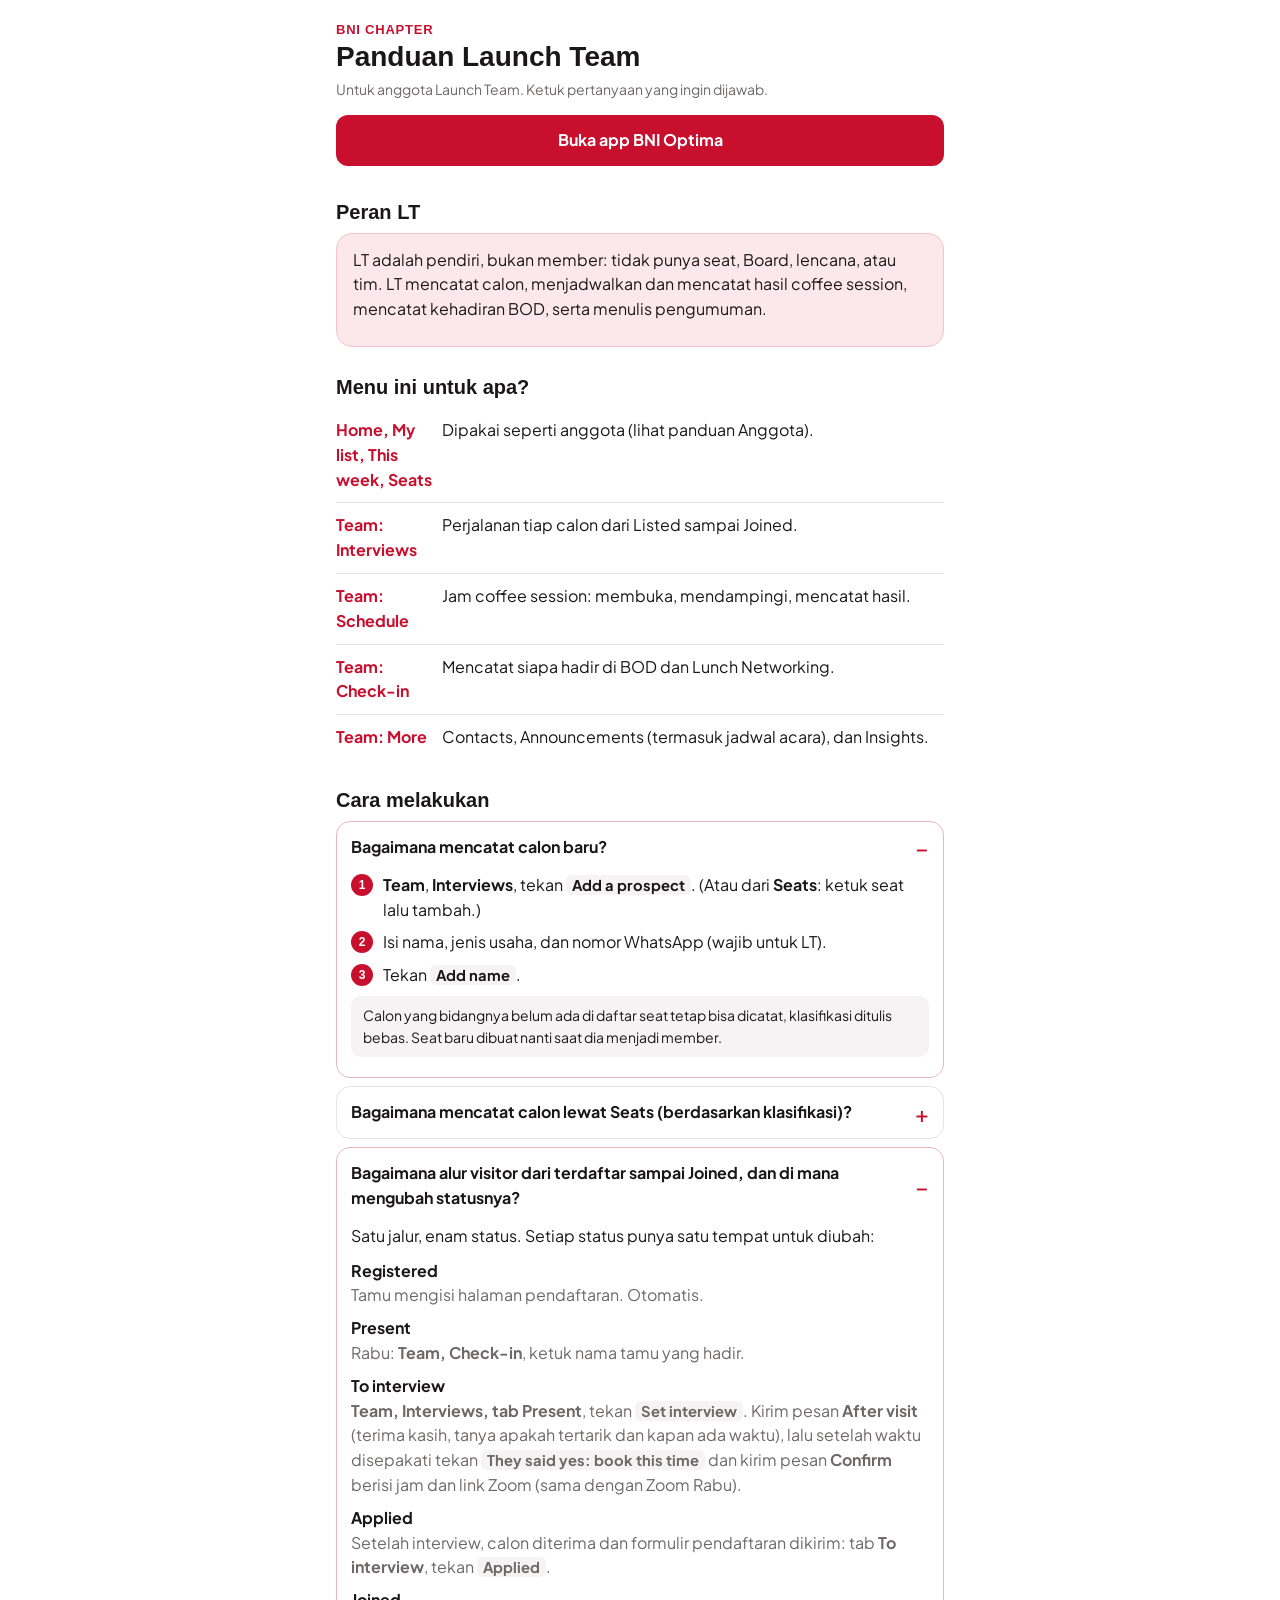
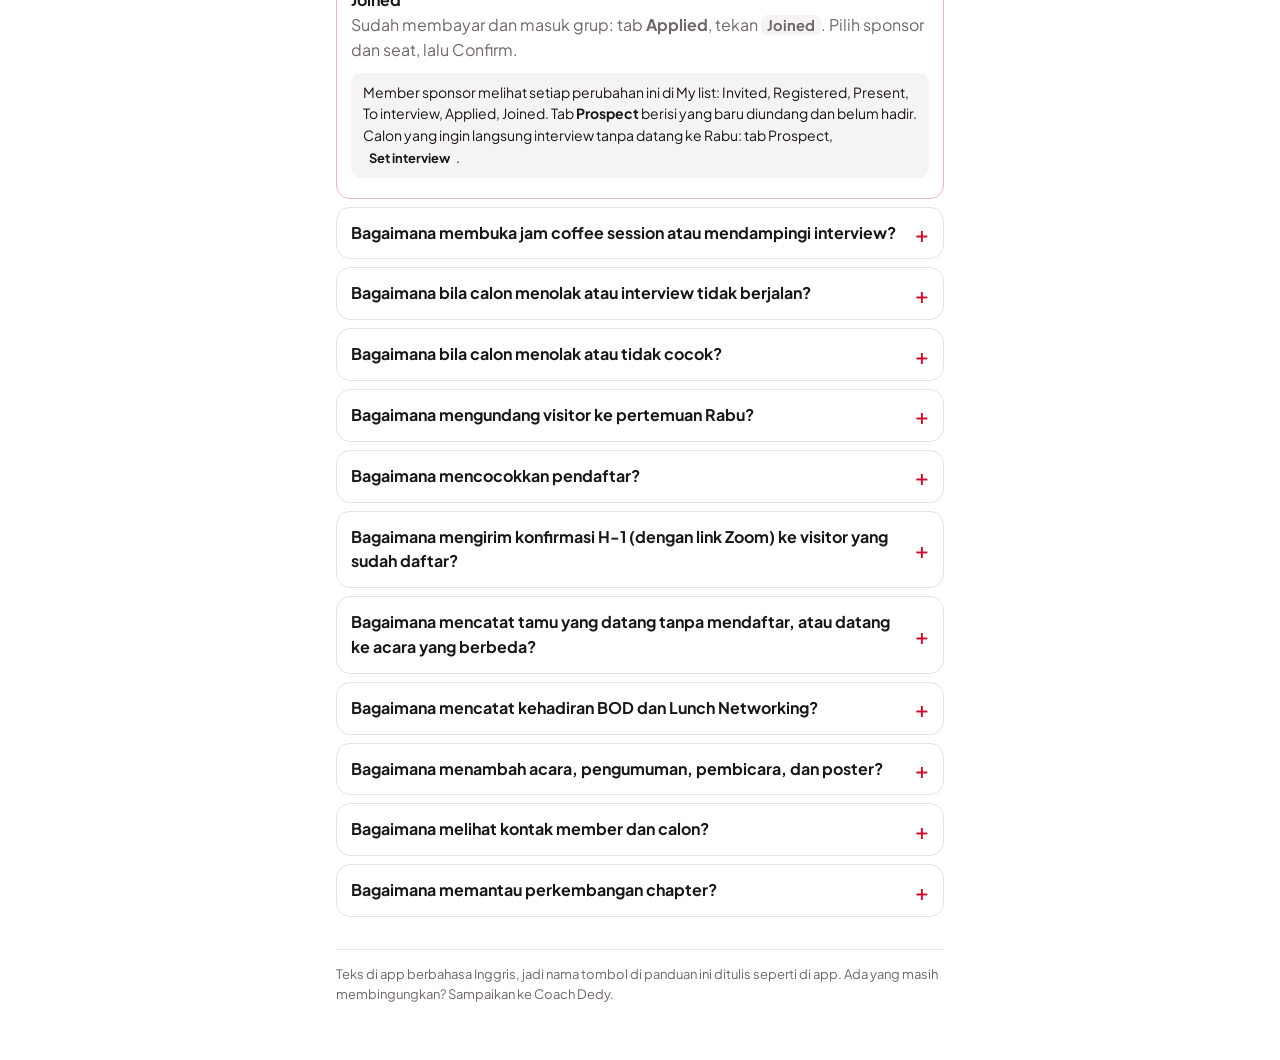
<file: panduan/lt/index.html>
<!doctype html>
<html lang="id">
<head>
<meta charset="utf-8">
<meta name="viewport" content="width=device-width, initial-scale=1">
<meta name="theme-color" content="#C8102E">
<title>Panduan LT Optima</title>
<link rel="preconnect" href="https://fonts.googleapis.com">
<link rel="preconnect" href="https://fonts.gstatic.com" crossorigin>
<link href="https://fonts.googleapis.com/css2?family=Plus+Jakarta+Sans:wght@400;500;600;700;800&display=swap" rel="stylesheet">
<style>
:root { --kertas:#fff; --kertas-2:#F5F3F3; --tinta:#1A1718; --abu:#6F6768; --garis:#E8E2E2; --merah:#C8102E; --merah-muda:#FCE8EB; }
* { box-sizing: border-box; }
html { -webkit-text-size-adjust: 100%; }
body { margin: 0; background: var(--kertas); color: var(--tinta); font: 16px/1.55 'Plus Jakarta Sans', system-ui, sans-serif; }
.bungkus { max-width: 640px; margin: 0 auto; padding: 0 16px 56px; }
header { padding: 22px 0 6px; }
.merek { font: 800 13px Helvetica, Arial, sans-serif; letter-spacing: .06em; color: var(--merah); }
h1 { font: 800 28px/1.15 Helvetica, Arial, sans-serif; margin: 4px 0 6px; }
.sub { color: var(--abu); margin: 0 0 14px; font-size: 14px; }
.tab { position: sticky; top: 0; z-index: 5; display: flex; gap: 2px; background: var(--kertas-2); border-radius: 12px; padding: 4px; margin: 12px 0 18px; }
.tab a { flex: 1; text-align: center; padding: 10px 4px; border-radius: 9px; font-size: 14px; font-weight: 700; color: var(--abu); text-decoration: none; }
.tab a[aria-current="true"] { background: #fff; color: var(--tinta); box-shadow: 0 1px 3px rgba(0,0,0,.14); }
section.peran { display: none; }
section.peran.aktif { display: block; }
h2 { font: 800 20px/1.25 Helvetica, Arial, sans-serif; margin: 28px 0 8px; }
h3 { font: 700 16px/1.3 Helvetica, Arial, sans-serif; margin: 0 0 6px; }
p { margin: 0 0 10px; }
.kartu { border: 1px solid var(--garis); border-radius: 16px; padding: 14px 16px; margin: 0 0 12px; }
.kartu.merah { background: var(--merah-muda); border-color: #F3C4CB; }
ol, ul { margin: 0 0 10px; padding-left: 22px; }
li { margin: 0 0 4px; }
b.m { color: var(--merah); }
code, .tombol { font-family: inherit; font-weight: 700; background: var(--kertas-2); border-radius: 6px; padding: 1px 6px; font-size: .92em; white-space: nowrap; }
.menu { display: flex; flex-wrap: wrap; gap: 6px; margin: 0 0 12px; }
.menu span { font-size: 13px; font-weight: 700; background: var(--merah); color: #fff; border-radius: 99px; padding: 4px 11px; }
.kecil { font-size: 13px; color: var(--abu); }
footer { margin-top: 32px; font-size: 13px; color: var(--abu); border-top: 1px solid var(--garis); padding-top: 14px; }
a.buka { display: block; text-align: center; background: var(--merah); color: #fff; font-weight: 700; text-decoration: none; padding: 13px; border-radius: 12px; margin: 14px 0 0; }

details.cara { border: 1px solid var(--garis); border-radius: 14px; margin: 0 0 8px; background: #fff; }
details.cara > summary { cursor: pointer; list-style: none; padding: 13px 40px 13px 14px; font-weight: 700; position: relative; }
details.cara > summary::-webkit-details-marker { display: none; }
details.cara > summary::after { content: '+'; position: absolute; right: 14px; top: 50%; transform: translateY(-50%); font-size: 22px; font-weight: 500; color: var(--merah); }
details.cara[open] > summary::after { content: '\2212'; }
details.cara[open] { border-color: #E5B8BF; }
details.cara .isi { padding: 0 14px 12px; }
.untuk { list-style: none; padding: 0; margin: 0 0 10px; }
.untuk li { display: flex; gap: 10px; padding: 10px 0; border-top: 1px solid var(--garis); margin: 0; }
.untuk li:first-child { border-top: 0; }
.untuk b { flex: 0 0 96px; color: var(--merah); }
.langkah { counter-reset: n; list-style: none; padding: 0; margin: 0 0 8px; }
.langkah li { counter-increment: n; position: relative; padding-left: 32px; margin: 0 0 8px; }
.langkah li::before { content: counter(n); position: absolute; left: 0; top: 1px; width: 22px; height: 22px; border-radius: 50%; background: var(--merah); color: #fff; font: 700 12px/22px Helvetica, Arial, sans-serif; text-align: center; }
.tip { font-size: 14px; background: var(--kertas-2); border-radius: 10px; padding: 9px 12px; margin: 0 0 8px; }
dl { margin: 0 0 10px; }
dt { font-weight: 700; margin-top: 8px; }
dd { margin: 0 0 4px; color: var(--abu); }
</style>
</head>
<body>
<div class="bungkus">
<header>
  <div class="merek">BNI CHAPTER</div>
  <h1>Panduan Launch Team</h1>
  <p class="sub">Untuk anggota Launch Team. Ketuk pertanyaan yang ingin dijawab.</p>
  <a class="buka" href="../../web/">Buka app BNI Optima</a>
</header>
<section class="peran aktif">
<h2>Peran LT</h2><div class="kartu merah"><p>LT adalah pendiri, bukan member: tidak punya seat, Board, lencana, atau tim. LT mencatat calon, menjadwalkan dan mencatat hasil coffee session, mencatat kehadiran BOD, serta menulis pengumuman.</p></div><h2>Menu ini untuk apa?</h2><ul class="untuk"><li><b>Home, My list, This week, Seats</b><span>Dipakai seperti anggota (lihat panduan Anggota).</span></li><li><b>Team: Interviews</b><span>Perjalanan tiap calon dari Listed sampai Joined.</span></li><li><b>Team: Schedule</b><span>Jam coffee session: membuka, mendampingi, mencatat hasil.</span></li><li><b>Team: Check-in</b><span>Mencatat siapa hadir di BOD dan Lunch Networking.</span></li><li><b>Team: More</b><span>Contacts, Announcements (termasuk jadwal acara), dan Insights.</span></li></ul><h2>Cara melakukan</h2><details class="cara" open id="x76677"><summary>Bagaimana mencatat calon baru?</summary><div class="isi"><ol class="langkah"><li><b>Team</b>, <b>Interviews</b>, tekan <code>Add a prospect</code>. (Atau dari <b>Seats</b>: ketuk seat lalu tambah.)</li><li>Isi nama, jenis usaha, dan nomor WhatsApp (wajib untuk LT).</li><li>Tekan <code>Add name</code>.</li></ol><p class="tip">Calon yang bidangnya belum ada di daftar seat tetap bisa dicatat, klasifikasi ditulis bebas. Seat baru dibuat nanti saat dia menjadi member.</p></div></details>
<details class="cara"><summary>Bagaimana mencatat calon lewat Seats (berdasarkan klasifikasi)?</summary><div class="isi"><ol class="langkah"><li>Buka <b>Seats</b>, tab <b>Seat Board</b>, lalu ketuk seat bidang calon.</li><li>Isi <b>Full name</b>, <b>Business name or type</b>, dan <b>WhatsApp</b> (wajib untuk LT), lalu tekan <code>Add name</code>.</li><li>Seat berubah menjadi merah muda dengan jumlah calon. Ketuk lagi untuk melihat <b>Prospects for this seat</b>, lengkap dengan PIC.</li></ol><p>Bidang yang belum ada di peta: di halaman Seats gunakan <code>Name with a classification not on the list</code>, lalu ketik klasifikasinya. Seat baru dibuat saat orangnya bergabung (<code>New classification</code>), atau lewat tombol <code>+ seat</code> pada baris yang dituju.</p><p class="tip">Seat yang sudah terisi tidak bisa dipakai untuk calon baru: satu bidang untuk satu member.</p></div></details>
<details class="cara" open id="x10463"><summary>Bagaimana alur visitor dari terdaftar sampai Joined, dan di mana mengubah statusnya?</summary><div class="isi"><p>Satu jalur, enam status. Setiap status punya satu tempat untuk diubah:</p><dl><dt>Registered</dt><dd>Tamu mengisi halaman pendaftaran. Otomatis.</dd><dt>Present</dt><dd>Rabu: <b>Team, Check-in</b>, ketuk nama tamu yang hadir.</dd><dt>To interview</dt><dd><b>Team, Interviews, tab Present</b>, tekan <code>Set interview</code>. Kirim pesan <b>After visit</b> (terima kasih, tanya apakah tertarik dan kapan ada waktu), lalu setelah waktu disepakati tekan <code>They said yes: book this time</code> dan kirim pesan <b>Confirm</b> berisi jam dan link Zoom (sama dengan Zoom Rabu).</dd><dt>Applied</dt><dd>Setelah interview, calon diterima dan formulir pendaftaran dikirim: tab <b>To interview</b>, tekan <code>Applied</code>.</dd><dt>Joined</dt><dd>Sudah membayar dan masuk grup: tab <b>Applied</b>, tekan <code>Joined</code>. Pilih sponsor dan seat, lalu Confirm.</dd></dl><p class="tip">Member sponsor melihat setiap perubahan ini di My list: Invited, Registered, Present, To interview, Applied, Joined. Tab <b>Prospect</b> berisi yang baru diundang dan belum hadir. Calon yang ingin langsung interview tanpa datang ke Rabu: tab Prospect, <code>Set interview</code>.</p></div></details>
<details class="cara" id="x73976"><summary>Bagaimana membuka jam coffee session atau mendampingi interview?</summary><div class="isi"><ol class="langkah"><li><b>Team</b>, <b>Schedule</b>.</li><li>Coach Dedy membuka jam kosong. LT menekan <code>Join</code> pada jam mana pun untuk mendampingi.</li><li>Interview berdua tanpa Coach Dedy: tekan <code>Open an LT pair time</code> dan pilih rekan.</li></ol></div></details>
<details class="cara" id="x788"><summary>Bagaimana bila calon menolak atau interview tidak berjalan?</summary><div class="isi"><ol class="langkah"><li>Interview belum terjadi atau calon tidak datang: <b>Schedule</b>, <b>Needs an outcome</b>, pilih <code>No show</code>. Calon kembali ke tab Present untuk dijadwalkan ulang.</li><li>Calon menolak: ketuk namanya, pilih <code>Declined</code>, <code>Rejected</code>, atau <code>Joined other chapter</code>, isi alasan, lalu <code>Save follow-up</code>. Nama pindah ke tab Closed. Tekan <code>Reopen</code> bila nanti siap lagi.</li></ol><p class="tip">Sponsor adalah member yang mengundang dan mengenal calon secara pribadi. Tidak ada: pilih BNI. Bidang calon belum ada di daftar seat? Pilih <code>New classification</code> saat menekan Joined.</p></div></details>
<details class="cara" id="x17839"><summary>Bagaimana bila calon menolak atau tidak cocok?</summary><div class="isi"><ol class="langkah"><li>Ketuk nama calon.</li><li>Pilih <b>Declined</b> (calon menolak), <b>Rejected</b> (chapter menolak), atau <b>Joined other chapter</b>.</li><li>Isi alasan singkat, tekan <code>Save follow-up</code>.</li></ol><p>Nama pindah ke tab <b>Closed</b>. Tekan <code>Reopen</code> bila nanti siap lagi.</p></div></details>
<details class="cara" id="x72030"><summary>Bagaimana mengundang visitor ke pertemuan Rabu?</summary><div class="isi"><p>Sama dengan anggota: <b>My list</b>, <code>Invite</code>, pilih <code>BOD</code>, <code>Lunch Networking</code>, atau <code>Coffee session</code>, lalu kirim satu pesan undangan berisi link pendaftaran pribadi. Kalimat pembuka percakapan ada di <code>Say hi first</code>. Bedanya, nomor WhatsApp wajib diisi saat mencatat nama.</p><p class="tip">Untuk broadcast ke banyak orang, pakai <b>General link</b> di <b>This week</b>, <b>Links to share</b>. Link itu tidak membawa nama, jadi tamu mengetik sendiri nama pengundangnya. Tamu yang tidak memilih pengundang masuk antrean pencocokan di bawah.</p></div></details>
<details class="cara" id="x94566"><summary>Bagaimana mencocokkan pendaftar?</summary><div class="isi"><ol class="langkah"><li>Bila ada pendaftar yang perlu diputuskan, muncul kartu <b>Guest sign-ups</b> di Home dan Interviews.</li><li>Tekan <code>Review</code>.</li><li><b>Is it the same person?</b> App menunjukkan kemungkinan kecocokan di daftar. Tekan <code>Same person</code> bila benar (nomor baru tersimpan dan orangnya terdaftar), atau <code>Different person</code> untuk menambahkannya sebagai calon baru.</li><li><b>No inviter:</b> pendaftar yang tidak memilih pengundang (misalnya dari link umum). Pilih siapa yang mengundang lalu <code>Set inviter</code>, atau <code>Walk-in, no inviter</code> bila memang datang sendiri.</li></ol><p class="tip">Ini memastikan tamu tercatat atas nama pengundang yang benar, karena skor tim dan lencana dihitung dari sini.</p></div></details>
<details class="cara"><summary>Bagaimana mengirim konfirmasi H-1 (dengan link Zoom) ke visitor yang sudah daftar?</summary><div class="isi"><ol class="langkah"><li>Sehari sebelum acara, buka <b>Team</b>, <b>Check-in</b>, lalu pilih acaranya di <b>Event</b>.</li><li>Pada visitor yang berstatus terdaftar ada tombol <code>Confirm</code>. Ketuk.</li><li>Pesan sudah terisi: sapaan menurut jam, nama lengkap visitor, nama pengundang, tanggal, jam, link Zoom, Meeting ID, dan Passcode. Sunting bila perlu.</li><li>Tekan <code>Open WhatsApp</code> (atau <code>Copy message</code>). Tombol berubah menjadi <code>Sent</code> dan tertulis siapa yang sudah mengirim, jadi LT lain tidak mengirim dua kali. Bila tanggal atau jam acara berubah, tombolnya menjadi <code>Resend</code>.</li></ol><p class="tip">Link Zoom diisi sekali oleh Coach Dedy di More, Settings. Bila belum diisi, app memberi tahu. Tombol <code>Confirm</code> hanya muncul untuk visitor yang sudah mendaftar dan punya nomor WhatsApp.</p></div></details>
<details class="cara"><summary>Bagaimana mencatat tamu yang datang tanpa mendaftar, atau datang ke acara yang berbeda?</summary><div class="isi"><ol class="langkah"><li><b>Team</b>, <b>Check-in</b>, pilih acaranya.</li><li>Tekan <code>Add a guest who came without registering</code>.</li><li>Isi nama, WhatsApp, dan usaha. Pilih siapa pengundangnya, atau "No one, came on their own".</li><li>Tekan <code>Add and mark present</code>. Tamu langsung tercatat hadir dan masuk daftar visitor.</li></ol><p class="tip">Bila nomornya sudah ada di daftar (mis. tamu diundang ke BOD tetapi hadir di Lunch), orang yang sama dipakai dan tidak dibuat ganda.</p></div></details>
<details class="cara" id="x40530"><summary>Bagaimana mencatat kehadiran BOD dan Lunch Networking?</summary><div class="isi"><ol class="langkah"><li><b>Team</b>, <b>Check-in</b>.</li><li>Pilih <b>Event</b> (BOD atau Lunch hari ini sudah terpilih otomatis).</li><li>Ketuk nama yang hadir, anggota maupun tamu. Ketuk lagi untuk membatalkan.</li><li>Gunakan filter <b>Everyone / Not present / Present</b> dan kolom cari bila daftar panjang.</li></ol><p class="tip">Kehadiran BOD anggota dipakai untuk skor tim dan rekomendasi driver. Lunch Networking tidak wajib. Check-in terlambat tetap tersimpan.</p></div></details>
<details class="cara" id="x9929"><summary>Bagaimana menambah acara, pengumuman, pembicara, dan poster?</summary><div class="isi"><ol class="langkah"><li><b>Team</b>, <b>More</b>, <b>Announcements</b>.</li><li><code>Add event</code> untuk BOD atau Lunch Networking baru. Pilihan <b>Repeat every week for</b> membuat 4, 8, atau 12 pekan sekaligus, jadi jadwal bisa direncanakan jauh hari atau diisi mingguan.</li><li><code>Edit</code> untuk mengisi detail yang berganti tiap minggu: <b>Opening sentences</b> (kalimat pembuka), <b>Topic title</b> (khusus BOD), <b>Speakers</b> (satu baris per pembicara), <b>Fee</b> (kosongkan bila gratis), <b>Map link</b>, lokasi, dan poster. Isian ini menjadi isi pesan undangan yang dikirim semua member. Edit juga untuk mengubah atau membatalkan acara.</li><li>Pengumuman baru: tombol <code>New</code> di bagian Announcements, di halaman yang sama. Pengumuman tampil di Home semua orang.</li></ol><p class="tip">Poster: tempel tautan gambar https, misalnya tautan Google Drive yang dibagikan ke "Anyone with the link".</p></div></details>
<details class="cara" id="x26020"><summary>Bagaimana melihat kontak member dan calon?</summary><div class="isi"><p><b>More</b>, <b>Contacts</b>: nama, klasifikasi, dan nomor semua member dan calon. Ketuk nomor untuk membuka WhatsApp, atau cari lewat kolom pencarian.</p><p class="tip">Hanya terlihat oleh LT. Gunakan untuk urusan chapter saja.</p></div></details>
<details class="cara" id="x69787"><summary>Bagaimana memantau perkembangan chapter?</summary><div class="isi"><p><b>More</b>, <b>Insights</b>:</p><dl><dt>Regroup</dt><dd>Nama per LT, seat tanpa calon, dan penanda driver.</dd><dt>Rounds</dt><dd>Perbandingan pekan ke pekan (diundang, terdaftar, hadir, bergabung) dan daftar anggota yang belum mengundang ronde ini, untuk diingatkan dengan ramah sebelum Rabu.</dd></dl></div></details>
</section>
<footer>Teks di app berbahasa Inggris, jadi nama tombol di panduan ini ditulis seperti di app. Ada yang masih membingungkan? Sampaikan ke Coach Dedy.</footer>
</div>
</body>
</html>
</file>
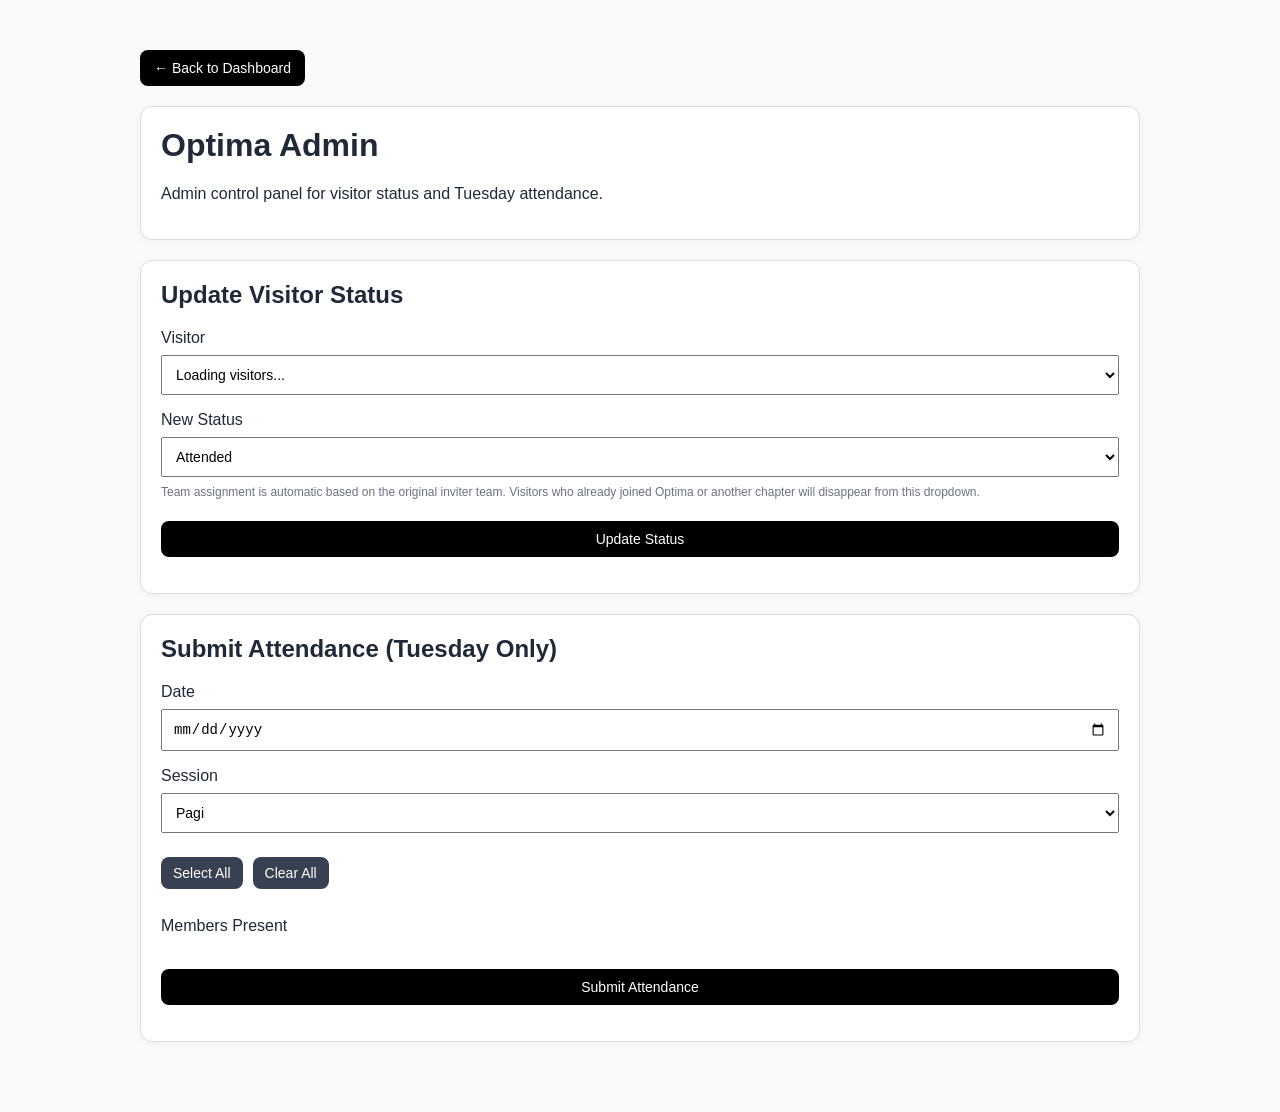
<file: apps-script/Admin.html>
<!DOCTYPE html>
<html>
<head>
  <base target="_top">
  <style>
    body {
      font-family: Arial, sans-serif;
      max-width: 1000px;
      margin: 30px auto;
      background: #fafafa;
      padding: 20px;
      color: #1f2937;
    }

    .card {
      background: white;
      padding: 20px;
      border: 1px solid #ddd;
      border-radius: 12px;
      margin-bottom: 20px;
      box-shadow: 0 2px 10px rgba(0,0,0,0.04);
    }

    h1, h2 {
      margin-top: 0;
    }

    input, select, button {
      width: 100%;
      margin: 8px 0 16px;
      padding: 10px;
      box-sizing: border-box;
      font-size: 14px;
    }

    .nav-link, button {
      display: inline-block;
      background: black;
      color: white;
      border: none;
      border-radius: 8px;
      cursor: pointer;
      text-decoration: none;
      padding: 10px 14px;
      font-size: 14px;
    }

    .success {
      color: #0a7a2f;
      font-weight: bold;
    }

    .error {
      color: #b00020;
      font-weight: bold;
    }

    .top-actions {
      margin-bottom: 20px;
    }

    .small-muted {
      font-size: 12px;
      color: #6b7280;
      margin-top: -8px;
      margin-bottom: 14px;
    }

    .attendance-toolbar {
      display: flex;
      gap: 10px;
      flex-wrap: wrap;
      margin-bottom: 12px;
    }

    .attendance-toolbar button {
      width: auto;
      padding: 8px 12px;
      background: #374151;
    }

    .attendance-grid {
      display: grid;
      grid-template-columns: repeat(auto-fit, minmax(220px, 1fr));
      gap: 10px;
      margin-top: 10px;
      margin-bottom: 16px;
    }

    .attendance-item {
      border: 1px solid #e5e7eb;
      border-radius: 10px;
      padding: 10px 12px;
      background: #f9fafb;
    }

    .attendance-item label {
      display: flex;
      align-items: center;
      gap: 8px;
      margin: 0;
      cursor: pointer;
      font-size: 14px;
    }

    .attendance-item input[type="checkbox"] {
      width: auto;
      margin: 0;
    }
  </style>
</head>
<body>

  <div class="top-actions">
    <a
      class="nav-link"
      target="_top"
      href="https://script.google.com/macros/s/AKfycbwj6qTK1TDGMrFc388JHb2zWJWRp31VEBBA2u9x-ObfnvzO32Bewm0f_vhRT5hUl85ueg/exec"
    >
      ← Back to Dashboard
    </a>
  </div>

  <div class="card">
    <h1>Optima Admin</h1>
    <p>Admin control panel for visitor status and Tuesday attendance.</p>
  </div>

  <div class="card">
    <h2>Update Visitor Status</h2>

    <label for="visitorSelect">Visitor</label>
    <select id="visitorSelect">
      <option value="">Loading visitors...</option>
    </select>

    <label for="status">New Status</label>
    <select id="status">
      <option value="Attended">Attended</option>
      <option value="Applied">Applied</option>
      <option value="Joined_Optima">Joined_Optima</option>
      <option value="Joined_Other">Joined_Other</option>
    </select>

    <div class="small-muted">
      Team assignment is automatic based on the original inviter team.
      Visitors who already joined Optima or another chapter will disappear from this dropdown.
    </div>

    <button onclick="updateStatus()">Update Status</button>
    <div id="statusResult"></div>
  </div>

  <div class="card">
    <h2>Submit Attendance (Tuesday Only)</h2>

    <label for="attendanceDate">Date</label>
    <input type="date" id="attendanceDate">

    <label for="attendanceSession">Session</label>
    <select id="attendanceSession">
      <option value="Pagi">Pagi</option>
      <option value="Siang">Siang</option>
    </select>

    <div class="attendance-toolbar">
      <button type="button" onclick="selectAllAttendance()">Select All</button>
      <button type="button" onclick="clearAllAttendance()">Clear All</button>
    </div>

    <label>Members Present</label>
    <div id="attendanceMembers" class="attendance-grid"></div>

    <button onclick="submitAttendanceForm()">Submit Attendance</button>
    <div id="attendanceResult"></div>
  </div>

  <script>
    function loadVisitors() {
      google.script.run
        .withSuccessHandler(function(visitors) {
          const sel = document.getElementById('visitorSelect');
          sel.innerHTML = '<option value="">Select Visitor</option>';

          if (!visitors || visitors.length === 0) {
            sel.innerHTML = '<option value="">No open visitors</option>';
            return;
          }

          visitors.forEach(function(v) {
            sel.innerHTML +=
              '<option value="' + v.visitorName + '">' +
              v.visitorName + ' — ' + v.currentStatus + ' — ' + v.invitedBy +
              '</option>';
          });
        })
        .withFailureHandler(function(err) {
          document.getElementById('statusResult').innerHTML =
            '<span class="error">Failed to load visitors: ' + JSON.stringify(err) + '</span>';
        })
        .getVisitors();
    }

    function loadMembersForAttendance() {
      google.script.run
        .withSuccessHandler(function(members) {
          const box = document.getElementById('attendanceMembers');
          box.innerHTML = '';

          if (!members || members.length === 0) {
            box.innerHTML = '<div class="error">No members found.</div>';
            return;
          }

          members.forEach(function(m) {
            const row = document.createElement('div');
            row.className = 'attendance-item';
            row.innerHTML = `
              <label>
                <input type="checkbox" class="attendance-check" value="${m.memberName}">
                <span>${m.memberName} <span class="small-muted">(${m.team})</span></span>
              </label>
            `;
            box.appendChild(row);
          });
        })
        .withFailureHandler(function(err) {
          document.getElementById('attendanceResult').innerHTML =
            '<span class="error">Failed to load members: ' + JSON.stringify(err) + '</span>';
        })
        .getMembers();
    }

    function selectAllAttendance() {
      document.querySelectorAll('.attendance-check').forEach(function(cb) {
        cb.checked = true;
      });
    }

    function clearAllAttendance() {
      document.querySelectorAll('.attendance-check').forEach(function(cb) {
        cb.checked = false;
      });
    }

    function updateStatus() {
      const visitorName = document.getElementById('visitorSelect').value;
      const newStatus = document.getElementById('status').value;
      const statusResult = document.getElementById('statusResult');

      if (!visitorName || !newStatus) {
        statusResult.innerHTML =
          '<span class="error">Please select visitor and status.</span>';
        return;
      }

      google.script.run
        .withSuccessHandler(function(res) {
          if (!res.success) {
            statusResult.innerHTML =
              '<span class="error">' + (res.message || 'Update failed') + '</span>';
            return;
          }

          let msg = 'Updated! +' + res.points + ' points';
          if (res.memberAdded) {
            msg += ' | New member added to ' + (res.joinTeam || 'team');
          }

          statusResult.innerHTML = '<span class="success">' + msg + '</span>';
          loadVisitors();
          loadMembersForAttendance();
        })
        .withFailureHandler(function(err) {
          statusResult.innerHTML =
            '<span class="error">Failed: ' + JSON.stringify(err) + '</span>';
        })
        .updateVisitorStatus({
          visitorName: visitorName,
          newStatus: newStatus
        });
    }

    function submitAttendanceForm() {
      const date = document.getElementById('attendanceDate').value;
      const session = document.getElementById('attendanceSession').value;
      const checked = Array.from(document.querySelectorAll('.attendance-check:checked'))
        .map(function(cb) { return cb.value; });

      const attendanceResult = document.getElementById('attendanceResult');

      if (!date || checked.length === 0) {
        attendanceResult.innerHTML =
          '<span class="error">Please select date and at least one member.</span>';
        return;
      }

      google.script.run
        .withSuccessHandler(function(res) {
          if (!res.success) {
            attendanceResult.innerHTML =
              '<span class="error">' + res.message + '</span>';
            return;
          }

          attendanceResult.innerHTML =
            '<span class="success">Attendance submitted successfully.</span>';
        })
        .withFailureHandler(function(err) {
          attendanceResult.innerHTML =
            '<span class="error">Failed: ' + JSON.stringify(err) + '</span>';
        })
        .submitAttendance({
          date: date,
          session: session,
          members: checked
        });
    }

    window.onload = function() {
      loadVisitors();
      loadMembersForAttendance();
    };
  </script>
</body>
</html>
</file>
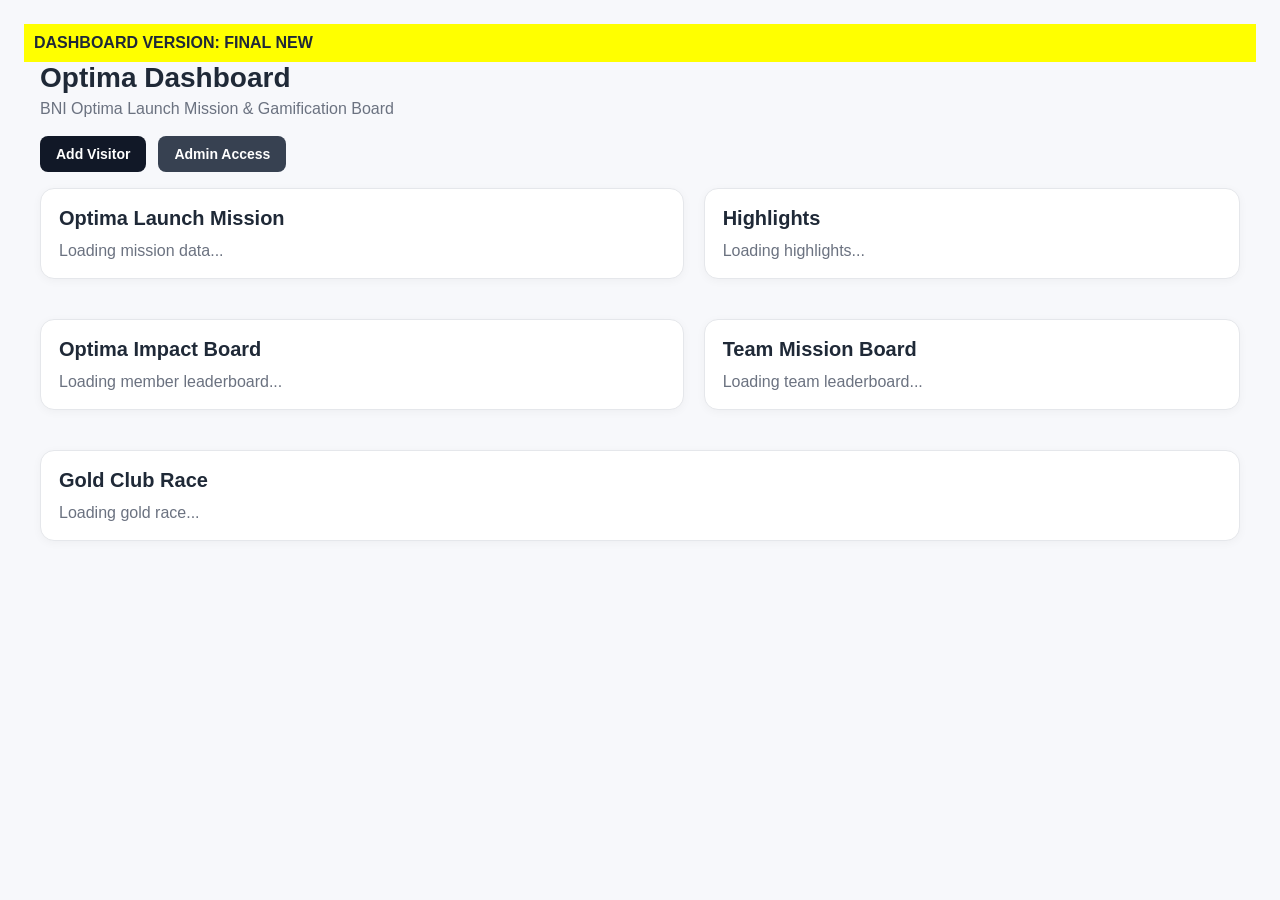
<file: apps-script/Dashboard_v2.html>
<div style="background:yellow; padding:10px; font-weight:bold;">
  DASHBOARD VERSION: FINAL NEW
</div>

<!DOCTYPE html>
<html>
<head>
  <base target="_top">
  <style>
    body {
      font-family: Arial, sans-serif;
      background: #f7f8fb;
      margin: 0;
      padding: 24px;
      color: #1f2937;
    }

    .container {
      max-width: 1200px;
      margin: 0 auto;
    }

    h1 {
      margin: 0 0 6px;
      font-size: 28px;
    }

    .subtitle {
      color: #6b7280;
      margin-bottom: 18px;
    }

    .top-actions {
      display: flex;
      gap: 12px;
      flex-wrap: wrap;
      margin-bottom: 16px;
    }

    .action-link, .action-btn {
      display: inline-block;
      padding: 10px 16px;
      border: none;
      border-radius: 8px;
      cursor: pointer;
      color: white;
      font-weight: bold;
      text-decoration: none;
      font-size: 14px;
    }

    .action-link {
      background: #111827;
    }

    .action-btn {
      background: #374151;
    }

    .admin-pin-box {
      display: none;
      background: #ffffff;
      border: 1px solid #e5e7eb;
      border-radius: 12px;
      padding: 14px;
      margin-bottom: 24px;
      max-width: 420px;
      box-shadow: 0 2px 10px rgba(0,0,0,0.04);
    }

    .admin-pin-box input {
      width: 100%;
      padding: 10px;
      margin: 8px 0 12px;
      box-sizing: border-box;
      border: 1px solid #d1d5db;
      border-radius: 8px;
    }

    .admin-pin-actions {
      display: flex;
      gap: 10px;
    }

    .admin-pin-actions button {
      padding: 10px 14px;
      border: none;
      border-radius: 8px;
      cursor: pointer;
      color: white;
      background: #111827;
      font-weight: bold;
    }

    .admin-pin-actions .secondary {
      background: #6b7280;
    }

    .pin-error {
      color: #b00020;
      font-size: 13px;
      margin-top: 6px;
    }

    .grid {
      display: grid;
      grid-template-columns: 1.2fr 1fr;
      gap: 20px;
      margin-bottom: 20px;
    }

    .card {
      background: #ffffff;
      border: 1px solid #e5e7eb;
      border-radius: 14px;
      padding: 18px;
      box-shadow: 0 2px 10px rgba(0,0,0,0.04);
      margin-bottom: 20px;
    }

    .card h2 {
      margin-top: 0;
      margin-bottom: 12px;
      font-size: 20px;
    }

    .big-number {
      font-size: 36px;
      font-weight: bold;
      margin: 10px 0;
    }

    .muted {
      color: #6b7280;
      font-size: 14px;
    }

    .mission-row {
      display: grid;
      grid-template-columns: 1fr auto;
      gap: 8px;
      padding: 6px 0;
      border-bottom: 1px solid #f0f0f0;
    }

    .mission-row:last-child {
      border-bottom: none;
    }

    .progress-wrap {
      margin-top: 14px;
    }

    .progress-bar {
      width: 100%;
      height: 14px;
      background: #e5e7eb;
      border-radius: 999px;
      overflow: hidden;
    }

    .progress-fill {
      height: 100%;
      background: linear-gradient(90deg, #111827, #374151);
      width: 0%;
      transition: width 0.5s ease;
    }

    table {
      width: 100%;
      border-collapse: collapse;
      font-size: 14px;
    }

    th {
      background: #f3f4f6;
      text-align: left;
      padding: 10px;
      font-size: 13px;
    }

    td {
      padding: 10px;
      border-bottom: 1px solid #f3f4f6;
    }

    tr:last-child td {
      border-bottom: none;
    }

    .rank-badge {
      display: inline-block;
      min-width: 28px;
      text-align: center;
      padding: 4px 8px;
      border-radius: 999px;
      background: #111827;
      color: white;
      font-size: 12px;
      font-weight: bold;
    }

    .gold-badge {
      display: inline-block;
      padding: 4px 8px;
      border-radius: 999px;
      background: #f59e0b;
      color: white;
      font-size: 12px;
      font-weight: bold;
    }

    .almost-badge {
      display: inline-block;
      padding: 4px 8px;
      border-radius: 999px;
      background: #ef4444;
      color: white;
      font-size: 12px;
      font-weight: bold;
    }

    .neutral-badge {
      display: inline-block;
      padding: 4px 8px;
      border-radius: 999px;
      background: #9ca3af;
      color: white;
      font-size: 12px;
      font-weight: bold;
    }

    .loading {
      color: #6b7280;
    }

    .error {
      color: #b00020;
      font-weight: bold;
    }

    @media (max-width: 900px) {
      .grid {
        grid-template-columns: 1fr;
      }

      body {
        padding: 14px;
      }

      .big-number {
        font-size: 28px;
      }
    }
  </style>
</head>
<body>
  <div class="container">
    <h1>Optima Dashboard</h1>
    <div class="subtitle">BNI Optima Launch Mission & Gamification Board</div>

    <div class="top-actions">
      <a class="action-link" href="https://script.google.com/macros/s/AKfycbwj6qTK1TDGMrFc388JHb2zWJWRp31VEBBA2u9x-ObfnvzO32Bewm0f_vhRT5hUl85ueg/exec?view=member" target="_top">Add Visitor</a>
      <button class="action-btn" onclick="showAdminPin()">Admin Access</button>
    </div>

    <div id="adminPinBox" class="admin-pin-box">
      <div style="font-weight:bold; margin-bottom:6px;">Enter Admin PIN</div>
      <input type="password" id="adminPinInput" placeholder="PIN">
      <div class="admin-pin-actions">
        <button onclick="goAdmin()">Open Admin</button>
        <button class="secondary" onclick="hideAdminPin()">Cancel</button>
      </div>
      <div id="pinError" class="pin-error"></div>
    </div>

    <div class="grid">
      <div class="card">
        <h2>Optima Launch Mission</h2>
        <div id="missionBox" class="loading">Loading mission data...</div>
      </div>

      <div class="card">
        <h2>Highlights</h2>
        <div id="highlightBox" class="loading">Loading highlights...</div>
      </div>
    </div>

    <div class="grid">
      <div class="card">
        <h2>Optima Impact Board</h2>
        <div id="memberTableWrap" class="loading">Loading member leaderboard...</div>
      </div>

      <div class="card">
        <h2>Team Mission Board</h2>
        <div id="teamTableWrap" class="loading">Loading team leaderboard...</div>
      </div>
    </div>

    <div class="card">
      <h2>Gold Club Race</h2>
      <div id="goldTableWrap" class="loading">Loading gold race...</div>
    </div>
  </div>

  <script>
    const ADMIN_URL = "https://script.google.com/macros/s/AKfycbwj6qTK1TDGMrFc388JHb2zWJWRp31VEBBA2u9x-ObfnvzO32Bewm0f_vhRT5hUl85ueg/exec?view=admin";

    function safeNum(val) {
      const n = Number(val);
      return isNaN(n) ? 0 : n;
    }

    function getBadge(goldCount) {
      if (goldCount >= 6) return '<span class="gold-badge">Gold Club</span>';
      if (goldCount >= 4) return '<span class="almost-badge">Almost There</span>';
      return '<span class="neutral-badge">In Progress</span>';
    }

    function showAdminPin() {
      document.getElementById('adminPinBox').style.display = 'block';
      document.getElementById('pinError').innerHTML = '';
      document.getElementById('adminPinInput').value = '';
      document.getElementById('adminPinInput').focus();
    }

    function hideAdminPin() {
      document.getElementById('adminPinBox').style.display = 'none';
      document.getElementById('pinError').innerHTML = '';
      document.getElementById('adminPinInput').value = '';
    }

    function goAdmin() {
      const pin = document.getElementById('adminPinInput').value;
      if (pin === '1234') {
        window.top.location.href = ADMIN_URL;
      } else {
        document.getElementById('pinError').innerHTML = 'Wrong PIN';
      }
    }

    function renderMission(summaryRows) {
      const rows = summaryRows.slice(1).filter(r => r[0]);

      const currentMembers = 16;
      const newOptima = rows.reduce((sum, r) => sum + safeNum(r[2]), 0);
      const totalMembers = currentMembers + newOptima;
      const target = 51;
      const remaining = Math.max(target - totalMembers, 0);
      const progressPct = target > 0 ? (totalMembers / target) * 100 : 0;

      let message = '';
      if (remaining <= 5) {
        message = '🔥 Almost there. Push final members!';
      } else if (remaining <= 15) {
        message = '⚡ Momentum is building. Keep inviting!';
      } else {
        message = '🚀 Early stage. Every invite matters.';
      }

      document.getElementById('missionBox').innerHTML = `
        <div class="big-number">${totalMembers} / ${target}</div>
        <div class="muted">Total members currently on track toward chapter launch</div>

        <div class="progress-wrap">
          <div class="progress-bar">
            <div class="progress-fill" style="width:${progressPct.toFixed(1)}%"></div>
          </div>
        </div>

        <div style="margin-top:14px">
          <div class="mission-row"><div>Current Members</div><div><strong>${currentMembers}</strong></div></div>
          <div class="mission-row"><div>New Members Joined Optima</div><div><strong>${newOptima}</strong></div></div>
          <div class="mission-row"><div>Remaining to 51</div><div><strong>${remaining}</strong></div></div>
          <div class="mission-row"><div>Progress</div><div><strong>${progressPct.toFixed(1)}%</strong></div></div>
        </div>

        <div style="margin-top:12px; font-weight:bold;">${message}</div>
      `;
    }

    function renderHighlights(summaryRows) {
      const rows = summaryRows.slice(1).filter(r => r[0]);

      const sortedByJV = [...rows].sort((a, b) => {
        if (safeNum(b[2]) !== safeNum(a[2])) return safeNum(b[2]) - safeNum(a[2]);
        return safeNum(b[4]) - safeNum(a[4]);
      });

      const sortedByGold = [...rows].sort((a, b) => {
        if (safeNum(b[6]) !== safeNum(a[6])) return safeNum(b[6]) - safeNum(a[6]);
        return safeNum(b[2]) - safeNum(a[2]);
      });

      const topOptima = sortedByJV[0];
      const topGold = sortedByGold[0];

      document.getElementById('highlightBox').innerHTML = `
        <div class="mission-row"><div>Top Optima Contributor</div><div><strong>${topOptima ? topOptima[0] : '-'}</strong></div></div>
        <div class="mission-row"><div>Most Joined to Optima</div><div><strong>${topOptima ? safeNum(topOptima[2]) : 0}</strong></div></div>
        <div class="mission-row"><div>Gold Club Leader</div><div><strong>${topGold ? topGold[0] : '-'}</strong></div></div>
        <div class="mission-row"><div>Gold Progress</div><div><strong>${topGold ? topGold[5] : '0 / 6'}</strong></div></div>
      `;
    }

    function renderMemberTable(summaryRows) {
      const rows = summaryRows.slice(1).filter(r => r[0]);

      const sorted = [...rows].sort((a, b) => {
        if (safeNum(b[2]) !== safeNum(a[2])) return safeNum(b[2]) - safeNum(a[2]);
        return safeNum(b[4]) - safeNum(a[4]);
      });

      let html = `
        <table>
          <tr>
            <th>Rank</th>
            <th>Member</th>
            <th>Team</th>
            <th>Joined Optima</th>
            <th>Joined Other</th>
            <th>Total Points</th>
            <th>Gold</th>
          </tr>
      `;

      sorted.forEach((r, i) => {
        let badge = `<span class="rank-badge">${i + 1}</span>`;
        if (i === 0) badge = '🥇';
        if (i === 1) badge = '🥈';
        if (i === 2) badge = '🥉';

        html += `
          <tr>
            <td>${badge}</td>
            <td>${r[0]}</td>
            <td>${r[1]}</td>
            <td>${safeNum(r[2])}</td>
            <td>${safeNum(r[3])}</td>
            <td>${safeNum(r[4])}</td>
            <td>${r[5]}</td>
          </tr>
        `;
      });

      html += '</table>';
      document.getElementById('memberTableWrap').innerHTML = html;
    }

    function renderTeamTable(summaryRows) {
      const rows = summaryRows.slice(1).filter(r => r[0]);
      const teamMap = {};

      rows.forEach(r => {
        const team = r[1] || 'No Team';
        const joinedOptima = safeNum(r[2]);
        const joinedOther = safeNum(r[3]);
        const totalPoints = safeNum(r[4]);

        if (!teamMap[team]) {
          teamMap[team] = {
            team,
            joinedOptima: 0,
            joinedOther: 0,
            totalPoints: 0
          };
        }

        teamMap[team].joinedOptima += joinedOptima;
        teamMap[team].joinedOther += joinedOther;
        teamMap[team].totalPoints += totalPoints;
      });

      const teams = Object.values(teamMap).sort((a, b) => {
        if (b.joinedOptima !== a.joinedOptima) return b.joinedOptima - a.joinedOptima;
        return b.totalPoints - a.totalPoints;
      });

      let html = `
        <table>
          <tr>
            <th>Rank</th>
            <th>Team</th>
            <th>Joined Optima</th>
            <th>Joined Other</th>
            <th>Total Points</th>
          </tr>
      `;

      teams.forEach((t, i) => {
        html += `
          <tr>
            <td><span class="rank-badge">${i + 1}</span></td>
            <td>${t.team}</td>
            <td>${t.joinedOptima}</td>
            <td>${t.joinedOther}</td>
            <td>${t.totalPoints}</td>
          </tr>
        `;
      });

      html += '</table>';
      document.getElementById('teamTableWrap').innerHTML = html;
    }

    function renderGoldTable(summaryRows) {
      const rows = summaryRows.slice(1).filter(r => r[0]);

      const sorted = [...rows].sort((a, b) => {
        if (safeNum(b[6]) !== safeNum(a[6])) return safeNum(b[6]) - safeNum(a[6]);
        return safeNum(b[2]) - safeNum(a[2]);
      });

      let html = `
        <table>
          <tr>
            <th>Rank</th>
            <th>Member</th>
            <th>Team</th>
            <th>Gold Count</th>
            <th>Progress</th>
            <th>Status</th>
          </tr>
      `;

      sorted.forEach((r, i) => {
        const goldCount = safeNum(r[6]);
        html += `
          <tr>
            <td><span class="rank-badge">${i + 1}</span></td>
            <td>${r[0]}</td>
            <td>${r[1]}</td>
            <td>${goldCount}</td>
            <td>${r[5]}</td>
            <td>${getBadge(goldCount)}</td>
          </tr>
        `;
      });

      html += '</table>';
      document.getElementById('goldTableWrap').innerHTML = html;
    }

    function renderDashboard(data) {
      const summaryRows = data.summary || [];

      if (!summaryRows.length) {
        const msg = '<span class="error">No Summary data found.</span>';
        document.getElementById('missionBox').innerHTML = msg;
        document.getElementById('highlightBox').innerHTML = msg;
        document.getElementById('memberTableWrap').innerHTML = msg;
        document.getElementById('teamTableWrap').innerHTML = msg;
        document.getElementById('goldTableWrap').innerHTML = msg;
        return;
      }

      renderMission(summaryRows);
      renderHighlights(summaryRows);
      renderMemberTable(summaryRows);
      renderTeamTable(summaryRows);
      renderGoldTable(summaryRows);
    }

    function loadDashboard() {
      google.script.run
        .withSuccessHandler(renderDashboard)
        .withFailureHandler(function(err) {
          const msg = `<span class="error">Failed to load dashboard: ${JSON.stringify(err)}</span>`;
          document.getElementById('missionBox').innerHTML = msg;
          document.getElementById('highlightBox').innerHTML = msg;
          document.getElementById('memberTableWrap').innerHTML = msg;
          document.getElementById('teamTableWrap').innerHTML = msg;
          document.getElementById('goldTableWrap').innerHTML = msg;
        })
        .getDashboardData();
    }

    window.onload = function () {
      loadDashboard();
      setInterval(loadDashboard, 15000);
    };
  </script>
</body>
</html>
</file>
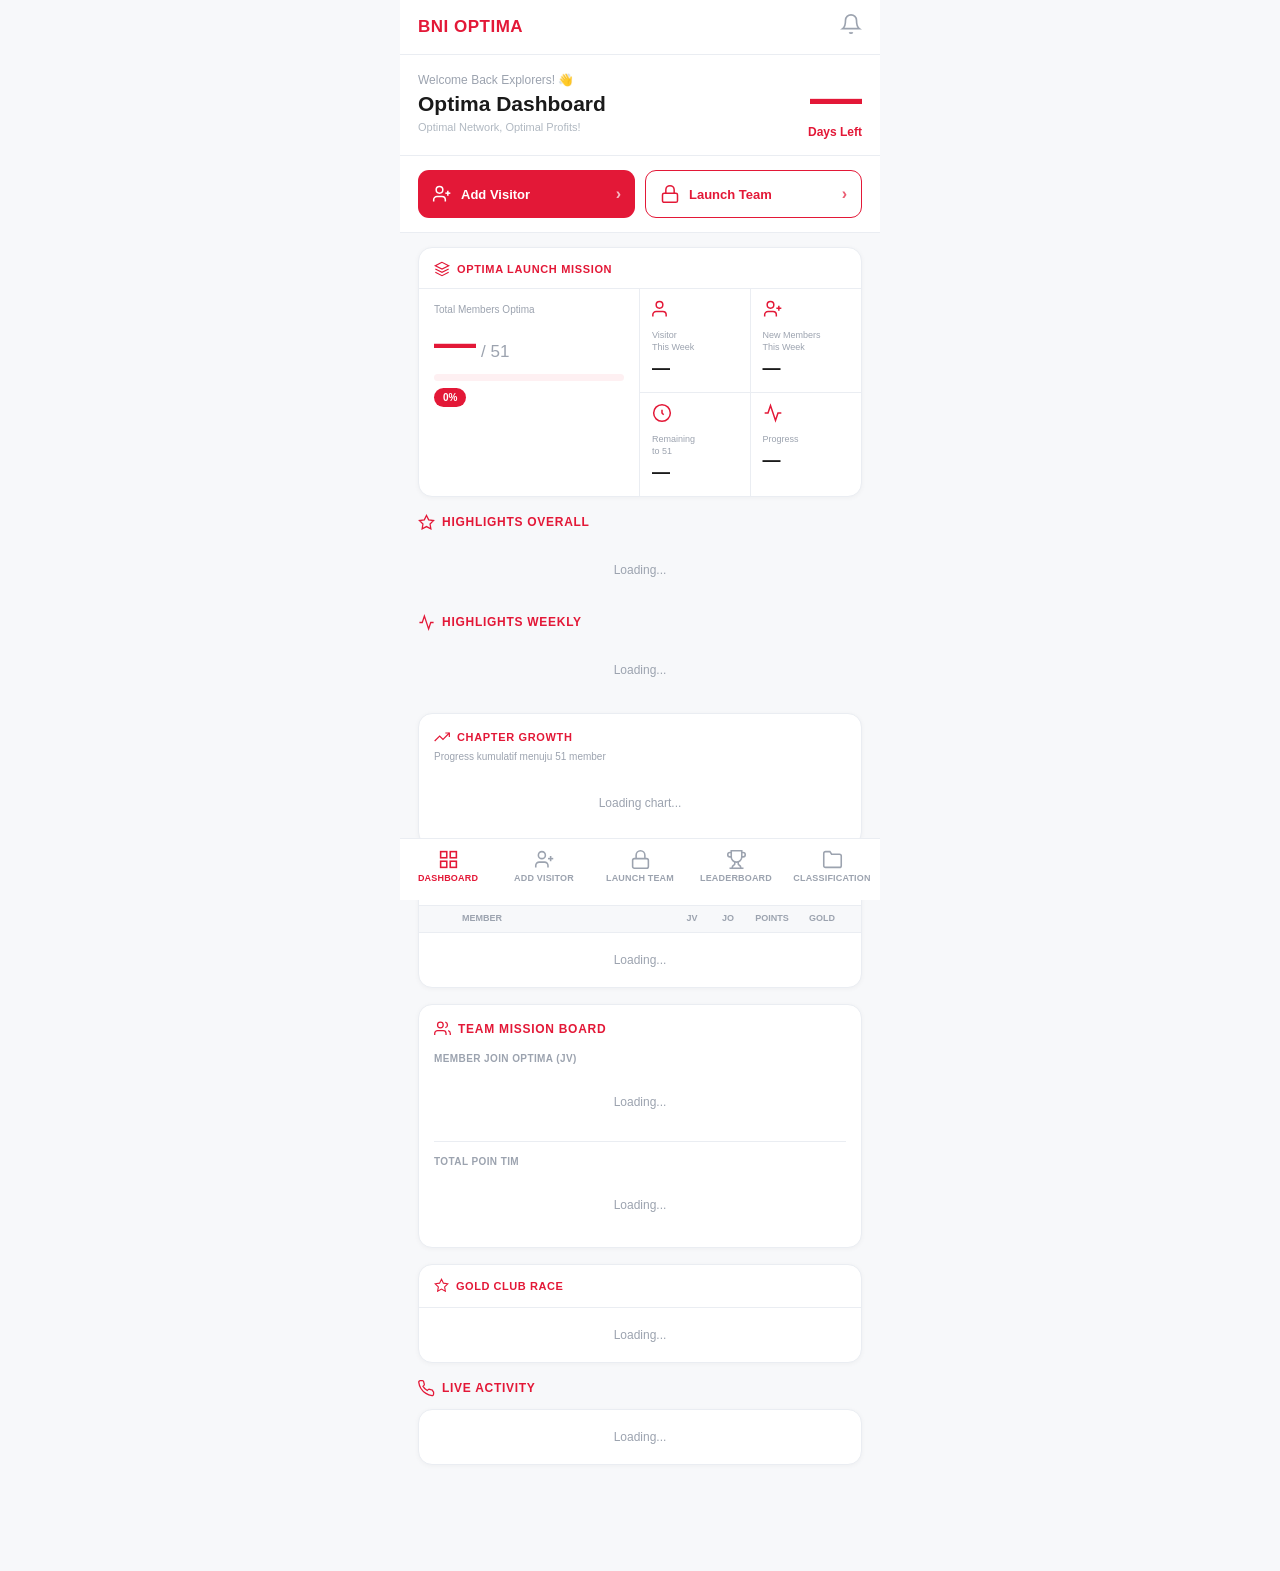
<file: apps-script/Main.html>
<!DOCTYPE html>
<html lang="id">
<head>
<base target="_top">
<meta name="viewport" content="width=device-width, initial-scale=1, maximum-scale=1">
<title>BNI Optima</title>
<style>
/* ─── RESET ─── */
*{margin:0;padding:0;box-sizing:border-box;-webkit-tap-highlight-color:transparent;}
:root{
  --red:#E31837; --red2:#C41230; --red-bg:#FEF0F2; --red-light:#FDECEA; --red-mid:#F5C6CC;
  --black:#1A1A1A; --dark:#333;
  --mid:#6B7280; --muted:#9CA3AF; --subtle:#B0B8C1;
  --bg:#F7F8FA; --border:#EAEDF2; --white:#FFFFFF;
  --gold:#D4A017; --silver:#8A9BB0; --bronze:#A0674A;
  --green:#10B981; --blue:#3B82F6;
  --font:'Arial','Helvetica Neue',Helvetica,sans-serif;
}
html,body{
  font-family:var(--font);background:var(--bg);color:var(--dark);
  font-size:14px;line-height:1.5;max-width:480px;margin:0 auto;overflow-x:hidden;
  -webkit-font-smoothing:antialiased;
}

/* ─── PAGES ─── */
.page{display:none;min-height:100vh;padding-bottom:76px;}
.page.active{display:block;}

/* ─── TOPBAR ─── */
.topbar{
  background:var(--white);padding:13px 18px;
  display:flex;align-items:center;justify-content:space-between;
  border-bottom:1.5px solid var(--border);
  position:sticky;top:0;z-index:50;
}
.topbar-logo{font-size:17px;font-weight:700;color:var(--red);letter-spacing:.5px;}
.topbar-right{cursor:pointer;}
.topbar-right svg{width:22px;height:22px;stroke:var(--muted);}
.page-topbar{
  background:var(--white);padding:13px 18px;
  display:flex;align-items:center;gap:10px;
  border-bottom:1.5px solid var(--border);
  position:sticky;top:0;z-index:50;
}
.back-btn{display:flex;align-items:center;gap:4px;color:var(--red);font-size:13px;font-weight:600;cursor:pointer;background:none;border:none;font-family:var(--font);}
.back-btn svg{width:17px;height:17px;stroke:currentColor;}
.page-title{font-size:16px;font-weight:600;color:var(--black);}

/* ─── DASH HERO ─── */
.dash-hero{background:var(--white);padding:16px 18px 14px;border-bottom:1px solid var(--border);}
.hero-row{display:flex;justify-content:space-between;align-items:flex-start;}
.hero-greeting{font-size:12px;color:var(--muted);margin-bottom:3px;}
.hero-title{font-size:21px;font-weight:700;color:var(--black);line-height:1.15;}
.hero-tagline{font-size:11px;color:var(--subtle);margin-top:3px;}
.hero-countdown{text-align:right;}
.cd-num{font-size:52px;font-weight:700;color:var(--red);line-height:1;}
.cd-lbl{font-size:12px;font-weight:600;color:var(--red);}

/* ─── ACTION BUTTONS ─── */
.action-row{display:grid;grid-template-columns:1fr 1fr;gap:10px;padding:14px 18px;background:var(--white);border-bottom:1px solid var(--border);}
.act-btn{
  display:flex;align-items:center;gap:9px;padding:13px 14px;
  border-radius:11px;cursor:pointer;font-family:var(--font);
  font-size:13px;font-weight:600;border:none;transition:opacity .15s;
}
.act-btn:active{opacity:.82;}
.act-primary{background:var(--red);color:white;}
.act-outline{background:white;color:var(--red);border:1.5px solid var(--red);}
.act-btn svg{width:20px;height:20px;flex-shrink:0;}
.act-arrow{font-size:16px;margin-left:auto;opacity:.7;}

/* ─── SECTION ─── */
.s{padding:14px 18px;}
.s+.s{padding-top:6px;}
.s-gap{margin-bottom:16px;}

/* ─── SECTION HEADER ─── */
.sh{display:flex;align-items:center;justify-content:space-between;margin-bottom:12px;}
.sh-left{display:flex;align-items:center;gap:7px;}
.sh-icon{width:17px;height:17px;stroke:var(--red);flex-shrink:0;}
.sh-title{font-size:12px;font-weight:600;text-transform:uppercase;letter-spacing:.06em;color:var(--red);}
.view-all-btn{font-size:11px;font-weight:600;color:var(--red);background:none;border:none;cursor:pointer;font-family:var(--font);display:flex;align-items:center;gap:2px;}

/* ─── CARD ─── */
.card{background:var(--white);border-radius:14px;border:1px solid var(--border);overflow:hidden;margin-bottom:16px;box-shadow:0 1px 5px rgba(0,0,0,.04);}
.card-p{padding:15px;}

/* ─── MISSION CARD ─── */
.mission-card{background:var(--white);border-radius:14px;border:1px solid var(--border);margin-bottom:16px;box-shadow:0 1px 5px rgba(0,0,0,.04);overflow:hidden;}
.mc-hdr{display:flex;align-items:center;gap:7px;padding:13px 15px 10px;}
.mc-hdr svg{width:16px;height:16px;stroke:var(--red);}
.mc-hdr-text{font-size:11px;font-weight:600;text-transform:uppercase;letter-spacing:.06em;color:var(--red);}
.mc-body{display:grid;grid-template-columns:1fr 1fr;border-top:1px solid var(--border);}
.mc-left{padding:13px 15px;border-right:1px solid var(--border);}
.mc-lbl{font-size:10px;color:var(--muted);margin-bottom:5px;}
.mc-big{display:flex;align-items:baseline;gap:5px;margin-bottom:10px;}
.mc-num{font-size:42px;font-weight:700;color:var(--red);line-height:1;}
.mc-den{font-size:17px;font-weight:400;color:var(--muted);}
.prog-bar{height:7px;background:var(--red-bg);border-radius:999px;overflow:hidden;}
.prog-fill{height:100%;background:var(--red);border-radius:999px;transition:width 1s cubic-bezier(.4,0,.2,1);}
.prog-pct{display:inline-block;background:var(--red);color:white;font-size:10px;font-weight:600;padding:2px 9px;border-radius:999px;margin-top:7px;}
.mc-right{display:grid;grid-template-columns:1fr 1fr;}
.mc-tile{padding:10px 12px;border-bottom:1px solid var(--border);border-right:1px solid var(--border);}
.mc-tile:nth-child(2n){border-right:none;}
.mc-tile:nth-child(3),.mc-tile:nth-child(4){border-bottom:none;}
.mc-tile svg{width:20px;height:20px;stroke:var(--red);margin-bottom:4px;}
.mc-tile-lbl{font-size:9px;color:var(--muted);line-height:1.35;}
.mc-tile-val{font-size:18px;font-weight:700;color:var(--black);margin-top:2px;}

/* ─── HIGHLIGHTS GRID (3 cols) ─── */
.hl-grid{display:grid;grid-template-columns:repeat(3,1fr);gap:8px;}
.hl-tile{background:var(--white);border:1px solid var(--border);border-radius:11px;padding:12px 8px;text-align:center;box-shadow:0 1px 4px rgba(0,0,0,.03);}
.hl-icon{width:28px;height:28px;stroke:var(--red);margin:0 auto 6px;}
.hl-lbl{font-size:9px;color:var(--muted);line-height:1.3;text-transform:uppercase;letter-spacing:.03em;}
.hl-name{font-size:11px;font-weight:600;color:var(--black);margin-top:3px;line-height:1.2;}
.hl-val{font-size:10px;font-weight:600;color:var(--red);margin-top:2px;}

/* ─── GROWTH CHART ─── */
.growth-card{background:var(--white);border-radius:14px;border:1px solid var(--border);padding:15px;margin-bottom:16px;box-shadow:0 1px 5px rgba(0,0,0,.04);}
.gc-hdr{display:flex;align-items:center;gap:7px;margin-bottom:3px;}
.gc-hdr svg{width:16px;height:16px;stroke:var(--red);}
.gc-title{font-size:11px;font-weight:600;text-transform:uppercase;letter-spacing:.06em;color:var(--red);}
.gc-sub{font-size:10px;color:var(--muted);margin-bottom:12px;}
.chart-wrap{width:100%;overflow:hidden;}

/* ─── RANK COLOR LINES ─── */
.rl{width:3px;height:30px;border-radius:999px;flex-shrink:0;}
.rl-1{background:var(--gold);}
.rl-2{background:var(--silver);}
.rl-3{background:var(--bronze);}
.rl-red{background:var(--red);}
.rl-gray{background:#D1D5DB;}

/* ─── IMPACT BOARD ─── */
.impact-card{background:var(--white);border-radius:14px;border:1px solid var(--border);margin-bottom:16px;box-shadow:0 1px 5px rgba(0,0,0,.04);overflow:hidden;}
.ib-hdr{display:flex;align-items:center;justify-content:space-between;padding:13px 15px;border-bottom:1px solid var(--border);}
.ib-hdr-left{display:flex;align-items:center;gap:7px;}
.ib-title{font-size:11px;font-weight:600;text-transform:uppercase;letter-spacing:.05em;color:var(--red);}
.ib-cols{display:grid;grid-template-columns:28px 1fr 36px 36px 52px 48px;padding:6px 15px;background:var(--bg);border-bottom:1px solid var(--border);}
.ib-col-lbl{font-size:9px;font-weight:600;color:var(--muted);text-transform:uppercase;text-align:center;}
.ib-col-lbl:nth-child(2){text-align:left;}
.ib-scroll{max-height:380px;overflow-y:auto;}
.ib-row{display:grid;grid-template-columns:28px 1fr 36px 36px 52px 48px;align-items:center;padding:10px 15px;border-bottom:1px solid var(--border);transition:background .1s;}
.ib-row:last-child{border-bottom:none;}
.ib-row:hover{background:var(--bg);}
.ib-rank{display:flex;align-items:center;gap:5px;}
.ib-name{font-size:12px;font-weight:600;color:var(--black);white-space:nowrap;overflow:hidden;text-overflow:ellipsis;}
.ib-team{font-size:10px;color:var(--muted);}
.ib-cell{font-size:12px;font-weight:600;text-align:center;color:var(--black);}
.ib-cell.red{color:var(--red);}
.gold-chip{background:var(--red-bg);color:var(--red);font-size:10px;font-weight:600;padding:2px 7px;border-radius:6px;white-space:nowrap;display:inline-block;}
.ib-scroll::-webkit-scrollbar{width:3px;}
.ib-scroll::-webkit-scrollbar-thumb{background:var(--red-mid);border-radius:999px;}

/* ─── TEAM CHART ─── */
.team-card{background:var(--white);border-radius:14px;border:1px solid var(--border);padding:15px;margin-bottom:16px;box-shadow:0 1px 5px rgba(0,0,0,.04);}
.tc-sub{font-size:10px;font-weight:600;color:var(--muted);text-transform:uppercase;letter-spacing:.04em;margin-bottom:9px;}
.tbar-row{display:flex;align-items:center;gap:8px;margin-bottom:7px;}
.tbar-label{width:58px;font-size:11px;font-weight:500;color:var(--black);white-space:nowrap;overflow:hidden;text-overflow:ellipsis;flex-shrink:0;}
.tbar-track{flex:1;height:9px;background:var(--red-bg);border-radius:999px;overflow:hidden;}
.tbar-fill{height:100%;border-radius:999px;transition:width .8s cubic-bezier(.4,0,.2,1);}
.tbar-val{width:28px;font-size:11px;font-weight:600;text-align:right;flex-shrink:0;}

/* ─── GOLD CLUB ─── */
.gold-card{background:var(--white);border-radius:14px;border:1px solid var(--border);margin-bottom:16px;box-shadow:0 1px 5px rgba(0,0,0,.04);overflow:hidden;}
.gold-scroll{max-height:340px;overflow-y:auto;}
.gold-scroll::-webkit-scrollbar{width:3px;}
.gold-scroll::-webkit-scrollbar-thumb{background:var(--red-mid);border-radius:999px;}
.gold-row{display:flex;align-items:center;gap:11px;padding:10px 15px;border-bottom:1px solid var(--border);transition:background .1s;}
.gold-row:last-child{border-bottom:none;}
.gold-row:hover{background:var(--bg);}
.gold-rank{width:18px;font-size:11px;font-weight:500;color:var(--muted);text-align:center;flex-shrink:0;}
.gold-info{flex:1;min-width:0;}
.gold-name{font-size:12px;font-weight:600;color:var(--black);}
.gold-team-name{font-size:10px;color:var(--muted);}
.gold-bar-track{height:5px;background:var(--red-bg);border-radius:999px;overflow:hidden;margin-top:5px;}
.gold-bar-fill{height:100%;background:var(--red);border-radius:999px;}
.gold-right{text-align:right;flex-shrink:0;}
.gold-count{font-size:13px;font-weight:700;color:var(--red);}
.gold-denom{font-size:9px;color:var(--muted);}

/* ─── ACTIVITY FEED ─── */
.feed-card{background:var(--white);border-radius:14px;border:1px solid var(--border);margin-bottom:16px;box-shadow:0 1px 5px rgba(0,0,0,.04);overflow:hidden;}
.feed-item{display:flex;align-items:flex-start;gap:11px;padding:10px 15px;border-bottom:1px solid var(--border);}
.feed-item:last-child{border-bottom:none;}
.feed-dot{width:34px;height:34px;border-radius:10px;display:flex;align-items:center;justify-content:center;font-size:16px;flex-shrink:0;}
.feed-body{flex:1;}
.feed-main{font-size:12px;font-weight:600;color:var(--black);line-height:1.35;}
.feed-sub{font-size:10px;color:var(--muted);margin-top:1px;}
.feed-pts{font-size:11px;font-weight:700;color:var(--green);flex-shrink:0;}

/* ─── BOTTOM NAV (5) ─── */
.bottom-nav{
  position:fixed;bottom:0;left:50%;transform:translateX(-50%);
  width:100%;max-width:480px;
  background:white;border-top:1.5px solid var(--border);
  display:flex;z-index:100;padding:7px 0 14px;
}
.nav-btn{
  flex:1;display:flex;flex-direction:column;align-items:center;gap:3px;
  cursor:pointer;background:none;border:none;font-family:var(--font);padding:3px 2px;
}
.nav-btn svg{width:21px;height:21px;stroke:var(--muted);transition:stroke .15s;}
.nav-lbl{font-size:9px;font-weight:600;color:var(--muted);text-transform:uppercase;letter-spacing:.02em;}
.nav-btn.on svg{stroke:var(--red);}
.nav-btn.on .nav-lbl{color:var(--red);}

/* ─── FORMS ─── */
.fw{padding:14px 18px;}
.fcard{background:white;border-radius:14px;border:1px solid var(--border);padding:15px;margin-bottom:14px;}
.fcard-title{font-size:14px;font-weight:600;color:var(--black);margin-bottom:14px;display:flex;align-items:center;gap:7px;}
.fcard-title svg{width:17px;height:17px;stroke:var(--red);}
.flbl{font-size:11px;font-weight:600;color:var(--dark);margin-bottom:5px;display:block;}
.finput{
  width:100%;padding:10px 12px;border:1.5px solid var(--border);border-radius:10px;
  font-size:13px;font-family:var(--font);color:var(--black);background:white;
  margin-bottom:12px;transition:border-color .15s;
}
.finput:focus{outline:none;border-color:var(--red);box-shadow:0 0 0 3px rgba(227,24,55,.08);}
.fhint{font-size:10px;color:var(--muted);margin-top:-8px;margin-bottom:12px;}

/* ─── INVITE TYPE PILLS ─── */
.type-row{display:grid;grid-template-columns:1fr 1fr;gap:8px;margin-bottom:13px;}
.type-pill{
  border:1.5px solid var(--border);border-radius:11px;padding:12px;
  cursor:pointer;text-align:center;transition:all .15s;background:white;
  display:flex;flex-direction:column;align-items:center;gap:6px;
}
.type-pill.on{border-color:var(--red);background:var(--red);}
.type-pill svg{width:22px;height:22px;stroke:var(--red);transition:stroke .15s;}
.type-pill.on svg{stroke:white;}
.type-pill-lbl{font-size:12px;font-weight:600;color:var(--red);transition:color .15s;}
.type-pill.on .type-pill-lbl{color:white;}
.type-pill-sub{font-size:10px;color:var(--muted);transition:color .15s;}
.type-pill.on .type-pill-sub{color:rgba(255,255,255,.8);}

/* ─── SESSION PILLS ─── */
.sess-row{display:grid;grid-template-columns:1fr 1fr;gap:8px;margin-bottom:12px;}
.sess-pill{
  border:1.5px solid var(--border);border-radius:10px;padding:10px;
  text-align:center;cursor:pointer;transition:all .15s;background:white;
  display:flex;align-items:center;justify-content:center;gap:6px;
  font-size:12px;font-weight:600;color:var(--red);
}
.sess-pill svg{width:18px;height:18px;stroke:var(--red);transition:stroke .15s;}
.sess-pill.on{background:var(--red);border-color:var(--red);color:white;}
.sess-pill.on svg{stroke:white;}

/* ─── VISIT EXTRA BOX ─── */
.vex{background:var(--bg);border-radius:11px;padding:12px;margin-bottom:12px;border:1px solid var(--border);}
.vex-title{font-size:10px;font-weight:600;text-transform:uppercase;letter-spacing:.05em;color:var(--muted);margin-bottom:10px;}

/* ─── TUESDAY DATE PICKER ─── */
.tue-picker-wrap{position:relative;margin-bottom:12px;}
.tue-input{cursor:pointer;background:white;}
.tue-panel{
  display:none;
  background:white;
  border:1.5px solid var(--border);
  border-radius:14px;
  box-shadow:0 12px 32px rgba(0,0,0,.14);
  padding:12px;
  margin-top:6px;
  position:relative;
  z-index:300;
}
.tue-panel.open{display:block;}
.tue-head{
  display:flex;
  align-items:center;
  justify-content:space-between;
  margin-bottom:10px;
}
.tue-month{
  font-size:13px;
  font-weight:700;
  color:var(--black);
}
.tue-nav{
  border:1px solid var(--border);
  background:white;
  color:var(--red);
  border-radius:8px;
  width:30px;
  height:30px;
  font-size:16px;
  font-weight:700;
  cursor:pointer;
}
.tue-grid{
  display:grid;
  grid-template-columns:repeat(7,1fr);
  gap:4px;
}
.tue-dow{
  font-size:9px;
  font-weight:700;
  color:var(--muted);
  text-align:center;
  padding:4px 0;
}
.tue-day{
  height:34px;
  border-radius:9px;
  border:1px solid transparent;
  background:var(--bg);
  color:var(--muted);
  font-size:12px;
  font-weight:600;
  cursor:not-allowed;
}
.tue-day.ok{
  background:var(--red-light);
  border-color:var(--red-mid);
  color:var(--red);
  cursor:pointer;
}
.tue-day.ok:hover{
  background:var(--red);
  color:white;
}
.tue-day.selected{
  background:var(--red);
  color:white;
  border-color:var(--red);
}
.tue-day.blank{
  background:transparent;
  border:none;
  cursor:default;
}
.tue-hint{
  margin-top:8px;
  font-size:10px;
  color:var(--muted);
}

/* ─── CROSS TEAM PANEL ─── */
.ct-panel{background:#FFF0F3;border:1.5px solid var(--red-mid);border-radius:11px;padding:12px;margin-bottom:12px;}
.ct-title{font-size:12px;font-weight:600;color:var(--red);margin-bottom:3px;}
.ct-desc{font-size:10px;color:var(--red2);margin-bottom:8px;line-height:1.5;opacity:.85;}

/* ─── ALERTS ─── */
.al{border-radius:10px;padding:10px 13px;font-size:12px;margin-top:10px;font-weight:500;line-height:1.5;}
.al-ok{background:#D1FAE5;color:#065F46;border:1px solid #6EE7B7;}
.al-err{background:var(--red-light);color:var(--red2);border:1px solid var(--red-mid);}
.al-info{background:#DBEAFE;color:#1E40AF;border:1px solid #93C5FD;}

/* ─── PIN ─── */
.overlay{display:none;position:fixed;inset:0;background:rgba(0,0,0,.55);z-index:200;align-items:center;justify-content:center;backdrop-filter:blur(6px);}
.overlay.on{display:flex;}
.pin-box{background:white;border-radius:20px;padding:26px 22px;width:295px;box-shadow:0 20px 55px rgba(0,0,0,.2);}
.pin-ico{width:48px;height:48px;background:var(--red);border-radius:14px;display:flex;align-items:center;justify-content:center;margin:0 auto 13px;}
.pin-ico svg{width:24px;height:24px;stroke:white;}
.pin-title{font-size:17px;font-weight:700;text-align:center;margin-bottom:4px;color:var(--black);}
.pin-sub{font-size:11px;color:var(--muted);text-align:center;margin-bottom:14px;}
.pin-btns{display:grid;grid-template-columns:1fr 1fr;gap:8px;margin-top:10px;}

/* ─── BUTTONS ─── */
.btn{display:inline-flex;align-items:center;justify-content:center;gap:5px;padding:10px 16px;border:none;border-radius:10px;cursor:pointer;font-size:12px;font-weight:600;font-family:var(--font);transition:opacity .15s;}
.btn:active{opacity:.8;}
.btn-red{background:var(--red);color:white;}
.btn-out{background:white;color:var(--mid);border:1.5px solid var(--border);}
.btn-blk{width:100%;}
.btn-sm{padding:8px 12px;font-size:11px;border-radius:8px;}

/* ─── ADMIN TABS ─── */
.tab-bar{display:flex;background:white;border-bottom:1.5px solid var(--border);overflow-x:auto;scrollbar-width:none;position:sticky;top:55px;z-index:40;}
.tab-bar::-webkit-scrollbar{display:none;}
.tab-item{
  padding:11px 14px;font-size:11px;font-weight:600;color:var(--muted);
  border-bottom:2px solid transparent;white-space:nowrap;cursor:pointer;
  background:none;border-top:none;border-left:none;border-right:none;
  font-family:var(--font);margin-bottom:-1px;
  display:flex;align-items:center;gap:5px;
}
.tab-item svg{width:14px;height:14px;stroke:var(--muted);transition:stroke .15s;}
.tab-item.on{color:var(--red);border-bottom-color:var(--red);}
.tab-item.on svg{stroke:var(--red);}

/* ─── PROSPECTS ─── */
.prospect-list{display:flex;flex-direction:column;gap:0;}
.prospect-item{
  background:var(--white);
  border-bottom:1px solid var(--border);
  padding:11px 15px 11px 14px;
  transition:background .12s;
  border-left:3px solid transparent;
}
.prospect-item:hover{background:var(--red-bg);}
.prospect-item.urgency-hot{border-left-color:var(--red);background:#fff8f8;}
.prospect-item.urgency-warm{border-left-color:var(--gold);background:#fffdf5;}
.prospect-item.urgency-cold{border-left-color:#93C5FD;background:var(--white);}
.pt-top{display:flex;justify-content:space-between;align-items:flex-start;margin-bottom:5px;}
.pt-name{font-size:13px;font-weight:600;color:var(--black);}
.pt-meta{display:flex;gap:8px;flex-wrap:wrap;margin-bottom:7px;}
.pt-chip{font-size:10px;color:var(--muted);display:flex;align-items:center;gap:3px;}
.pt-chip svg{width:11px;height:11px;stroke:var(--muted);}
.pt-footer{display:flex;justify-content:space-between;align-items:center;}
.days-chip{display:inline-block;padding:2px 8px;border-radius:999px;font-size:9px;font-weight:700;}
.dc-hot{background:var(--red-light);color:var(--red);}
.dc-warm{background:#FEF3C7;color:#92400E;}
.dc-cold{background:var(--red-bg);color:var(--red);}
.wa-link{display:inline-flex;align-items:center;gap:4px;font-size:11px;font-weight:600;color:white;background:var(--green);padding:4px 10px;border-radius:7px;text-decoration:none;transition:opacity .15s;}
.wa-link:active{opacity:.8;}

/* ─── ATTENDANCE ─── */
.att-grid{display:grid;grid-template-columns:1fr 1fr;gap:7px;margin:9px 0 13px;}
.att-item{border:1.5px solid var(--border);border-radius:9px;padding:9px 11px;background:var(--bg);cursor:pointer;}
.att-item.chk{border-color:var(--red);background:var(--red-light);}
.att-item label{display:flex;align-items:center;gap:7px;cursor:pointer;font-size:11px;font-weight:600;}
.att-item input[type=checkbox]{width:14px;height:14px;accent-color:var(--red);cursor:pointer;flex-shrink:0;}
.att-team-div{font-size:9px;font-weight:700;text-transform:uppercase;letter-spacing:.05em;color:var(--muted);padding:5px 0 2px;border-bottom:1px solid var(--border);grid-column:1/-1;}
.att-toolbar{display:flex;gap:7px;margin-bottom:8px;}

/* ─── STATUS CHIPS ─── */
.chip{display:inline-flex;align-items:center;padding:2px 7px;border-radius:999px;font-size:9px;font-weight:600;}
.c-inv{background:#DBEAFE;color:#1E40AF;}
.c-cof{background:#FED7AA;color:#9A3412;}
.c-att{background:#D1FAE5;color:#065F46;}
.c-int{background:#EDE9FE;color:#5B21B6;}
.c-app{background:#FEF3C7;color:#92400E;}
.c-jv{background:#D1FAE5;color:#065F46;}
.c-jo{background:#E0E7FF;color:#3730A3;}
.c-dec{background:var(--red-light);color:var(--red);}
.c-rej{background:var(--red-light);color:var(--red);}

/* ─── LEADERBOARD PAGE ─── */
.lb-hdr-strip{background:var(--bg);padding:9px 18px;border-bottom:1px solid var(--border);font-size:10px;color:var(--muted);font-weight:600;}
.lb-col-bar{display:grid;grid-template-columns:28px 8px 1fr 36px 36px 48px 44px;padding:7px 18px;background:white;border-bottom:1px solid var(--border);}
.lb-col-txt{font-size:9px;font-weight:700;color:var(--muted);text-transform:uppercase;text-align:center;}
.lb-col-txt:nth-child(3){text-align:left;}
.lb-list{overflow-y:auto;max-height:calc(100vh - 200px);}
.lb-row{display:grid;grid-template-columns:28px 8px 1fr 36px 36px 48px 44px;align-items:center;padding:9px 18px;border-bottom:1px solid var(--border);background:white;transition:background .1s;}
.lb-row:hover{background:var(--bg);}
.lb-num{font-size:11px;font-weight:600;color:var(--muted);text-align:center;}
.lb-info{padding:0 6px 0 4px;}
.lb-name{font-size:12px;font-weight:600;color:var(--black);white-space:nowrap;overflow:hidden;text-overflow:ellipsis;}
.lb-tm{font-size:9px;color:var(--muted);}
.lb-val{font-size:12px;font-weight:600;text-align:center;color:var(--black);}
.lb-val.r{color:var(--red);}

/* ─── CLASSIFICATION PAGE ─── */
.cl-tab-content{display:none;} .cl-tab-content.on{display:block;}

/* Locked list */
.cl-list{display:flex;flex-direction:column;gap:1px;background:var(--border);}
.cl-item{background:white;display:grid;grid-template-columns:1fr 1fr 1fr;padding:10px 15px;font-size:12px;gap:6px;}
.cl-item-hdr{background:var(--bg);display:grid;grid-template-columns:1fr 1fr 1fr;padding:7px 15px;}
.cl-item-hdr span{font-size:9px;font-weight:700;text-transform:uppercase;letter-spacing:.04em;color:var(--muted);}
.cl-item .cl-main{font-weight:600;color:var(--black);}
.cl-item .cl-name{color:var(--mid);}
.cl-item .cl-team{color:var(--muted);font-size:10px;}

/* Wanted list */
.wanted-item{background:white;border-bottom:1px solid var(--border);padding:11px 15px;display:flex;align-items:flex-start;gap:10px;}
.wanted-item:last-child{border-bottom:none;}
.wanted-check-wrap{padding-top:2px;}
.wanted-check{width:16px;height:16px;accent-color:var(--red);cursor:pointer;flex-shrink:0;}
.wanted-info{flex:1;}
.wanted-class{font-size:13px;font-weight:600;color:var(--black);}
.wanted-meta{font-size:10px;color:var(--muted);margin-top:2px;}
.wanted-done{opacity:.45;text-decoration:line-through;}
.fulfill-btn{font-size:10px;font-weight:600;color:white;background:var(--green);border:none;border-radius:7px;padding:4px 9px;cursor:pointer;font-family:var(--font);}

/* ─── SEARCHABLE DROPDOWN ─── */
.sd-wrap{position:relative;margin-bottom:12px;}
.sd-input{width:100%;padding:10px 34px 10px 12px;border:1.5px solid var(--border);border-radius:10px;font-size:13px;font-family:var(--font);color:var(--black);background:white;cursor:pointer;transition:border-color .15s;}
.sd-input:focus{outline:none;border-color:var(--red);box-shadow:0 0 0 3px rgba(227,24,55,.08);}
.sd-arrow{position:absolute;right:10px;top:50%;transform:translateY(-50%);pointer-events:none;}
.sd-arrow svg{width:15px;height:15px;stroke:var(--muted);}
.sd-dropdown{display:none;position:absolute;top:calc(100% + 4px);left:0;right:0;background:white;border:1.5px solid var(--border);border-radius:10px;box-shadow:0 8px 24px rgba(0,0,0,.12);z-index:200;max-height:240px;overflow:hidden;flex-direction:column;}
.sd-dropdown.open{display:flex;}
.sd-search{display:none;}
.sd-search input{width:100%;border:1.5px solid var(--border);border-radius:8px;padding:7px 10px;font-size:12px;font-family:var(--font);color:var(--black);}
.sd-search input:focus{outline:none;border-color:var(--red);}
.sd-options{overflow-y:auto;flex:1;}
.sd-group-label{padding:6px 12px 3px;font-size:9px;font-weight:700;text-transform:uppercase;letter-spacing:.05em;color:var(--muted);background:var(--bg);}
.sd-option{padding:9px 12px;font-size:13px;cursor:pointer;color:var(--black);transition:background .1s;}
.sd-option:hover,.sd-option.focused{background:var(--red-bg);color:var(--red);}
.sd-option.no-result{color:var(--muted);cursor:default;font-size:12px;}
.flow-box{background:var(--bg);border:1px solid var(--border);border-radius:9px;padding:9px 12px;margin-bottom:12px;font-size:10px;color:var(--muted);line-height:1.9;}
.flow-box strong{color:var(--black);}
.manual-box{background:#FEF3C7;border:1.5px solid #FCD34D;border-radius:11px;padding:12px;margin-top:8px;}
.manual-title{font-size:11px;font-weight:700;color:#92400E;margin-bottom:7px;}


/* ─── WHO TO INVITE / BRAIN JOLTER ─── */
.inv-tabs{display:flex;background:white;border-bottom:1.5px solid var(--border);position:sticky;top:51px;z-index:45;}
.inv-tab{flex:1;padding:12px 10px;background:white;border:none;font-family:var(--font);font-size:12px;font-weight:700;color:var(--muted);cursor:pointer;border-bottom:2px solid transparent;}
.inv-tab.on{color:var(--red);border-bottom-color:var(--red);background:var(--red-bg);}
.brain-wrap{padding:14px 18px;}
.brain-hero{background:linear-gradient(135deg,#fff,#fff1f3);border:1px solid var(--border);border-radius:14px;padding:15px;margin-bottom:14px;box-shadow:0 1px 5px rgba(0,0,0,.04);}
.brain-hero-top{display:flex;align-items:center;justify-content:space-between;gap:12px;}
.brain-title{font-size:13px;font-weight:700;color:var(--red);margin-bottom:4px;}
.brain-desc{font-size:11px;color:var(--black);line-height:1.45;}
.brain-pts{background:white;border-radius:13px;padding:10px 13px;text-align:center;color:var(--red);font-weight:800;min-width:82px;border:1px solid var(--red-mid);}
.brain-pts .big{font-size:20px;line-height:1;}
.brain-progress{margin-top:13px;}
.brain-progress-row{display:flex;justify-content:space-between;font-size:12px;font-weight:700;color:var(--black);margin-bottom:8px;}
.brain-dots{display:flex;align-items:center;gap:8px;}
.brain-dot{flex:1;height:7px;border-radius:999px;background:var(--border);}
.brain-dot.on{background:var(--red);}
.brain-form{background:white;border:1px solid var(--border);border-radius:14px;padding:15px;margin-bottom:14px;box-shadow:0 1px 5px rgba(0,0,0,.04);}
.brain-form-title{font-size:12px;font-weight:600;color:var(--black);margin-bottom:10px;display:flex;align-items:center;gap:7px;}
.brain-cat-grid{display:grid;grid-template-columns:repeat(3,1fr);gap:8px;margin-bottom:12px;}
.brain-cat{border:1.5px solid var(--border);border-radius:10px;background:white;padding:10px 6px;font-size:11px;font-weight:700;color:var(--black);text-align:center;cursor:pointer;font-family:var(--font);}
.brain-cat.on{background:var(--red);color:white;border-color:var(--red);}
.brain-section-title{font-size:12px;font-weight:700;color:var(--red);margin:10px 0 8px;}
.jolt-box{background:white;border:1px solid var(--border);border-radius:14px;padding:15px;margin-bottom:14px;box-shadow:0 1px 5px rgba(0,0,0,.04);}
.jolt-head{font-size:12px;font-weight:700;color:var(--red);margin-bottom:4px;}
.jolt-sub{font-size:11px;color:var(--muted);margin-bottom:10px;}
.jolt-list{display:flex;flex-direction:column;gap:7px;}
.jolt-item{background:var(--bg);border:1px solid var(--border);border-radius:10px;padding:9px 10px;font-size:11px;color:var(--black);line-height:1.35;}
.pool-card{background:white;border:1px solid var(--border);border-radius:14px;margin-bottom:14px;box-shadow:0 1px 5px rgba(0,0,0,.04);overflow:hidden;}
.pool-head{padding:13px 15px;border-bottom:1px solid var(--border);}
.pool-title{font-size:12px;font-weight:700;color:var(--red);}
.pool-sub{font-size:11px;color:var(--muted);line-height:1.4;}
.pool-list{max-height:420px;overflow-y:auto;}
.pool-item{display:flex;align-items:center;gap:10px;padding:11px 15px;border-bottom:1px solid var(--border);}
.pool-item:last-child{border-bottom:none;}
.pool-avatar{width:38px;height:38px;border-radius:50%;background:var(--red-bg);color:var(--red);display:flex;align-items:center;justify-content:center;font-weight:800;font-size:12px;flex-shrink:0;}
.pool-main{flex:1;min-width:0;}
.pool-name{font-size:11px;font-weight:500;color:var(--black);white-space:nowrap;overflow:hidden;text-overflow:ellipsis;}
.pool-cl{font-size:11px;color:var(--mid);white-space:nowrap;overflow:hidden;text-overflow:ellipsis;}
.pool-by{font-size:10px;color:var(--muted);margin-top:2px;}
.pool-btn{border:1.5px solid var(--red);background:white;color:var(--red);border-radius:9px;padding:7px 10px;font-size:10px;font-weight:600;font-family:var(--font);cursor:pointer;}
.pool-btn.done{border-color:var(--border);color:var(--muted);background:var(--bg);cursor:default;}

/* ─── MISC ─── */
.ldg{color:var(--muted);font-size:12px;padding:18px 0;text-align:center;}
.divider{height:1px;background:var(--border);margin:12px 0;}
</style>
</head>
<body>

<!-- ══════════ PAGE: DASHBOARD ══════════ -->
<div id="pg-dashboard" class="page active">

  <div class="topbar">
    <div class="topbar-logo">BNI OPTIMA</div>
    <div class="topbar-right">
      <svg viewBox="0 0 24 24" fill="none" stroke-width="1.8"><path d="M18 8A6 6 0 0 0 6 8c0 7-3 9-3 9h18s-3-2-3-9"/><path d="M13.73 21a2 2 0 0 1-3.46 0"/></svg>
    </div>
  </div>

  <div class="dash-hero">
    <div class="hero-row">
      <div>
        <div class="hero-greeting">Welcome Back Explorers! 👋</div>
        <div class="hero-title">Optima Dashboard</div>
        <div class="hero-tagline">Optimal Network, Optimal Profits!</div>
      </div>
      <div class="hero-countdown">
        <div class="cd-num" id="db-days">—</div>
        <div class="cd-lbl">Days Left</div>
      </div>
    </div>
  </div>

  <div class="action-row">
    <button class="act-btn act-primary" onclick="goPage('visitor')">
      <svg viewBox="0 0 24 24" fill="none" stroke="white" stroke-width="1.8"><path d="M16 21v-2a4 4 0 0 0-4-4H6a4 4 0 0 0-4 4v2"/><circle cx="9" cy="7" r="4"/><line x1="19" y1="8" x2="19" y2="14"/><line x1="22" y1="11" x2="16" y2="11"/></svg>
      Add Visitor
      <span class="act-arrow">›</span>
    </button>
    <button class="act-btn act-outline" onclick="showPin()">
      <svg viewBox="0 0 24 24" fill="none" stroke="currentColor" stroke-width="1.8"><rect x="3" y="11" width="18" height="11" rx="2"/><path d="M7 11V7a5 5 0 0 1 10 0v4"/></svg>
      Launch Team
      <span class="act-arrow">›</span>
    </button>
  </div>

  <div class="s">

    <!-- MISSION CARD -->
    <div class="mission-card">
      <div class="mc-hdr">
        <svg viewBox="0 0 24 24" fill="none" stroke-width="1.8"><path d="M12 2L2 7l10 5 10-5-10-5zM2 17l10 5 10-5M2 12l10 5 10-5"/></svg>
        <span class="mc-hdr-text">Optima Launch Mission</span>
      </div>
      <div class="mc-body">
        <div class="mc-left">
          <div class="mc-lbl">Total Members Optima</div>
          <div class="mc-big">
            <span class="mc-num" id="db-total">—</span>
            <span class="mc-den">/ 51</span>
          </div>
          <div class="prog-bar"><div class="prog-fill" id="db-prog" style="width:0%"></div></div>
          <span class="prog-pct" id="db-pct">0%</span>
        </div>
        <div class="mc-right">
          <div class="mc-tile">
            <svg viewBox="0 0 24 24" fill="none" stroke-width="1.8"><path d="M17 21v-2a4 4 0 0 0-4-4H5a4 4 0 0 0-4 4v2"/><circle cx="9" cy="7" r="4"/></svg>
            <div class="mc-tile-lbl">Visitor<br>This Week</div>
            <div class="mc-tile-val" id="db-vis-wk">—</div>
          </div>
          <div class="mc-tile">
            <svg viewBox="0 0 24 24" fill="none" stroke-width="1.8"><path d="M16 21v-2a4 4 0 0 0-4-4H6a4 4 0 0 0-4 4v2"/><circle cx="9" cy="7" r="4"/><line x1="19" y1="8" x2="19" y2="14"/><line x1="22" y1="11" x2="16" y2="11"/></svg>
            <div class="mc-tile-lbl">New Members<br>This Week</div>
            <div class="mc-tile-val" id="db-new-wk">—</div>
          </div>
          <div class="mc-tile">
            <svg viewBox="0 0 24 24" fill="none" stroke-width="1.8"><circle cx="12" cy="12" r="10"/><polyline points="12 8 12 12 14 14"/></svg>
            <div class="mc-tile-lbl">Remaining<br>to 51</div>
            <div class="mc-tile-val" id="db-rem">—</div>
          </div>
          <div class="mc-tile">
            <svg viewBox="0 0 24 24" fill="none" stroke-width="1.8"><polyline points="22 12 18 12 15 21 9 3 6 12 2 12"/></svg>
            <div class="mc-tile-lbl">Progress</div>
            <div class="mc-tile-val" id="db-pct2">—</div>
          </div>
        </div>
      </div>
    </div>

    <!-- HIGHLIGHTS OVERALL (3 cols) -->
    <div class="s-gap">
      <div class="sh">
        <div class="sh-left">
          <svg class="sh-icon" viewBox="0 0 24 24" fill="none" stroke-width="1.8"><polygon points="12 2 15.09 8.26 22 9.27 17 14.14 18.18 21.02 12 17.77 5.82 21.02 7 14.14 2 9.27 8.91 8.26 12 2"/></svg>
          <span class="sh-title">Highlights Overall</span>
        </div>
      </div>
      <div class="hl-grid" id="db-hl-all"><div class="ldg" style="grid-column:1/-1">Loading...</div></div>
    </div>

    <!-- HIGHLIGHTS WEEKLY (3 cols) -->
    <div class="s-gap" style="margin-top:16px;">
      <div class="sh">
        <div class="sh-left">
          <svg class="sh-icon" viewBox="0 0 24 24" fill="none" stroke-width="1.8"><polyline points="22 12 18 12 15 21 9 3 6 12 2 12"/></svg>
          <span class="sh-title">Highlights Weekly</span>
        </div>
      </div>
      <div class="hl-grid" id="db-hl-wk"><div class="ldg" style="grid-column:1/-1">Loading...</div></div>
    </div>

    <!-- CHAPTER GROWTH -->
    <div class="growth-card" style="margin-top:16px;">
      <div class="gc-hdr">
        <svg viewBox="0 0 24 24" fill="none" stroke-width="1.8"><polyline points="23 6 13.5 15.5 8.5 10.5 1 18"/><polyline points="17 6 23 6 23 12"/></svg>
        <span class="gc-title">Chapter Growth</span>
      </div>
      <div class="gc-sub">Progress kumulatif menuju 51 member</div>
      <div class="chart-wrap" id="db-chart"><div class="ldg">Loading chart...</div></div>
    </div>

    <!-- IMPACT BOARD -->
    <div class="impact-card">
      <div class="ib-hdr">
        <div class="ib-hdr-left">
          <svg width="15" height="15" viewBox="0 0 24 24" fill="none" stroke="var(--red)" stroke-width="1.8"><circle cx="12" cy="8" r="6"/><path d="M15.477 12.89L17 22l-5-3-5 3 1.523-9.11"/></svg>
          <span class="ib-title">Optima Impact Board</span>
        </div>
        <button class="view-all-btn" onclick="goPage('leaderboard')">View All ›</button>
      </div>
      <div class="ib-cols">
        <span class="ib-col-lbl"></span>
        <span class="ib-col-lbl" style="text-align:left;">Member</span>
        <span class="ib-col-lbl">JV</span>
        <span class="ib-col-lbl">JO</span>
        <span class="ib-col-lbl">Points</span>
        <span class="ib-col-lbl">Gold</span>
      </div>
      <div class="ib-scroll" id="db-impact"><div class="ldg">Loading...</div></div>
    </div>

    <!-- TEAM MISSION BOARD -->
    <div class="team-card">
      <div class="sh" style="margin-bottom:13px;">
        <div class="sh-left">
          <svg class="sh-icon" viewBox="0 0 24 24" fill="none" stroke-width="1.8"><path d="M17 21v-2a4 4 0 0 0-4-4H5a4 4 0 0 0-4 4v2"/><circle cx="9" cy="7" r="4"/><path d="M23 21v-2a4 4 0 0 0-3-3.87"/><path d="M16 3.13a4 4 0 0 1 0 7.75"/></svg>
          <span class="sh-title">Team Mission Board</span>
        </div>
      </div>
      <div class="tc-sub">Member Join Optima (JV)</div>
      <div id="db-team-jv"><div class="ldg">Loading...</div></div>
      <div class="divider"></div>
      <div class="tc-sub">Total Poin Tim</div>
      <div id="db-team-pts"><div class="ldg">Loading...</div></div>
    </div>

    <!-- GOLD CLUB RACE -->
    <div class="gold-card">
      <div class="ib-hdr">
        <div class="ib-hdr-left">
          <svg width="15" height="15" viewBox="0 0 24 24" fill="none" stroke="var(--red)" stroke-width="1.8"><polygon points="12 2 15.09 8.26 22 9.27 17 14.14 18.18 21.02 12 17.77 5.82 21.02 7 14.14 2 9.27 8.91 8.26 12 2"/></svg>
          <span class="ib-title">Gold Club Race</span>
        </div>
      </div>
      <div class="gold-scroll" id="db-gold"><div class="ldg">Loading...</div></div>
    </div>

    <!-- LIVE ACTIVITY FEED -->
    <div class="s-gap" style="margin-top:0;">
      <div class="sh">
        <div class="sh-left">
          <svg class="sh-icon" viewBox="0 0 24 24" fill="none" stroke-width="1.8"><path d="M22 16.92v3a2 2 0 0 1-2.18 2 19.79 19.79 0 0 1-8.63-3.07A19.5 19.5 0 0 1 4.17 12 19.79 19.79 0 0 1 1.11 3.38 2 2 0 0 1 3.09 1h3a2 2 0 0 1 2 1.72c.127.96.361 1.903.7 2.81a2 2 0 0 1-.45 2.11L7.09 8.91a16 16 0 0 0 6 6l1.27-1.27a2 2 0 0 1 2.11-.45c.907.339 1.85.573 2.81.7A2 2 0 0 1 21 16z"/></svg>
          <span class="sh-title">Live Activity</span>
        </div>
      </div>
      <div class="feed-card">
        <div id="db-feed"><div class="ldg">Loading...</div></div>
      </div>
    </div>

  </div><!-- /s -->
</div><!-- /dashboard -->

<!-- ══════════ PAGE: ADD VISITOR ══════════ -->
<div id="pg-visitor" class="page">
  <div class="page-topbar">
    <button class="back-btn" onclick="goPage('dashboard')"><svg viewBox="0 0 24 24" fill="none" stroke-width="2.5"><polyline points="15 18 9 12 15 6"/></svg>Back</button>
    <span class="page-title">Add Visitor</span>
  </div>
  <div class="inv-tabs">
    <button class="inv-tab on" id="invtab-form" onclick="invTab('form')">Invite Visitor</button>
    <button class="inv-tab" id="invtab-brain" onclick="invTab('brain')">Who to Invite?</button>
  </div>

  <div id="inv-form">
  <div class="fw">
    <div class="fcard">
      <div class="fcard-title">
        <svg viewBox="0 0 24 24" fill="none" stroke-width="1.8"><path d="M14 2H6a2 2 0 0 0-2 2v16a2 2 0 0 0 2 2h12a2 2 0 0 0 2-2V8z"/><polyline points="14 2 14 8 20 8"/></svg>
        Invite Visitor Baru
      </div>

      <div style="font-size:10px;font-weight:600;text-transform:uppercase;letter-spacing:.05em;color:var(--muted);margin-bottom:8px;">Entry Point</div>
      <div class="type-row">
        <div class="type-pill on" id="tp-visit" onclick="selType('visit')">
          <!-- Calendar icon -->
          <svg viewBox="0 0 24 24" fill="none" stroke-width="1.8"><rect x="3" y="4" width="18" height="18" rx="2"/><line x1="16" y1="2" x2="16" y2="6"/><line x1="8" y1="2" x2="8" y2="6"/><line x1="3" y1="10" x2="21" y2="10"/></svg>
          <span class="type-pill-lbl">Visit Meeting</span>
          <span class="type-pill-sub">Selasa Pagi / Siang</span>
        </div>
        <div class="type-pill" id="tp-coffee" onclick="selType('coffee')">
          <!-- Coffee cup icon -->
          <svg viewBox="0 0 24 24" fill="none" stroke-width="1.8"><path d="M18 8h1a4 4 0 0 1 0 8h-1"/><path d="M2 8h16v9a4 4 0 0 1-4 4H6a4 4 0 0 1-4-4V8z"/><line x1="6" y1="1" x2="6" y2="4"/><line x1="10" y1="1" x2="10" y2="4"/><line x1="14" y1="1" x2="14" y2="4"/></svg>
          <span class="type-pill-lbl">Coffee Session</span>
          <span class="type-pill-sub">Interview, hari bebas</span>
        </div>
      </div>

      <!-- Visit extra -->
      <div id="visit-extra" class="vex">
        <div class="vex-title">📅 Detail Kunjungan</div>

<label class="flbl">Tanggal Visit</label>

<div class="tue-picker-wrap">
  <input 
    type="text" 
    class="finput tue-input" 
    id="v-vdate-display" 
    placeholder="Pilih hari Selasa..." 
    readonly
    onclick="toggleTuePicker()">

  <input type="hidden" id="v-vdate">

  <div class="tue-panel" id="tue-panel">
    <div class="tue-head">
      <button type="button" class="tue-nav" onclick="changeTueMonth(-1)">‹</button>
      <div class="tue-month" id="tue-month-label">Month</div>
      <button type="button" class="tue-nav" onclick="changeTueMonth(1)">›</button>
    </div>

    <div class="tue-grid" id="tue-grid"></div>

    <div class="tue-hint">
      Hari Selasa ditandai merah dan dapat dipilih. Tanggal lain tidak aktif.
    </div>
  </div>
</div>
        <div style="font-size:11px;font-weight:600;color:var(--black);margin-bottom:7px;">Sesi</div>
        <div class="sess-row">
          <div class="sess-pill on" id="sp-pagi" onclick="selSess('Pagi')">
            <!-- Sunrise / half sun -->
            <svg viewBox="0 0 24 24" fill="none" stroke-width="1.8"><path d="M12 3v1M5.22 5.22l.7.7M3 12h1M20 12h1M17.78 5.92l.7-.7"/><path d="M5 17H3M19 17h2"/><path d="M12 7a5 5 0 0 1 5 5H7a5 5 0 0 1 5-5z"/><line x1="12" y1="22" x2="12" y2="17"/></svg>
            Pagi (BOD)
          </div>
          <div class="sess-pill" id="sp-siang" onclick="selSess('Siang')">
            <!-- Full sun -->
            <svg viewBox="0 0 24 24" fill="none" stroke-width="1.8"><circle cx="12" cy="12" r="5"/><line x1="12" y1="1" x2="12" y2="3"/><line x1="12" y1="21" x2="12" y2="23"/><line x1="4.22" y1="4.22" x2="5.64" y2="5.64"/><line x1="18.36" y1="18.36" x2="19.78" y2="19.78"/><line x1="1" y1="12" x2="3" y2="12"/><line x1="21" y1="12" x2="23" y2="12"/><line x1="4.22" y1="19.78" x2="5.64" y2="18.36"/><line x1="18.36" y1="5.64" x2="19.78" y2="4.22"/></svg>
            Siang (Casual)
          </div>
        </div>
      </div>
      <!-- Coffee extra -->
      <div id="coffee-extra" class="vex" style="display:none;">
        <div class="vex-title">☕ Detail Coffee Session</div>
        <label class="flbl">Tanggal</label>
        <input type="date" class="finput" id="v-cdate" style="margin-bottom:0;">
        <div class="fhint" style="margin-top:6px;">Bisa hari apa saja.</div>
      </div>

      <label class="flbl">Pengundang *</label>
      <div class="sd-wrap" id="sd-inviter-wrap">
        <input 
  class="sd-input" 
  id="sd-inviter-display" 
  placeholder="Ketik / pilih pengundang..." 
  autocomplete="off"
  onclick="sdOpen('inviter')" 
  onfocus="sdOpen('inviter')" 
  oninput="sdFilter('inviter')" 
  onkeydown="sdKey(event,'inviter')" 
  value="">
        <input type="hidden" id="v-inviter">
        <div class="sd-arrow"><svg viewBox="0 0 24 24" fill="none" stroke-width="2"><polyline points="6 9 12 15 18 9"/></svg></div>
        <div class="sd-dropdown" id="sd-inviter-dd">
          <div class="sd-search"><input type="text" placeholder="Cari nama..." id="sd-inviter-q" oninput="sdFilter('inviter')" onkeydown="sdKey(event,'inviter')"></div>
          <div class="sd-options" id="sd-inviter-opts"></div>
        </div>
      </div>
      <div id="v-lt-note" class="fhint" style="display:none;color:var(--red);font-weight:600;">⚠️ Launch Team invite — tidak ada poin, team TBD.</div>

      <label class="flbl">Nama Visitor *</label>
      <input type="text" class="finput" id="v-name" placeholder="Nama lengkap">
      <label class="flbl">Bidang / Bisnis *</label>
      <input type="text" class="finput" id="v-biz" placeholder="e.g. Property, Kuliner, IT">
      <label class="flbl">No. Telepon *</label>
      <input type="tel" class="finput" id="v-phone" placeholder="081xxxxxxxx atau 811xxxxxxxx">
      <div class="fhint">Format bebas — 081xxx atau 811xxx, link WA otomatis dibuat.</div>

      <div class="ct-panel">
        <div class="ct-title">🔀 Cross-Team Referral</div>
        <div class="ct-desc">Visitor lebih cocok untuk team lain? Referral ke sana dan dapat bonus poin kalau dia join!</div>
        <label class="flbl">Referral ke Team</label>
        <select class="finput" id="v-cross" style="margin-bottom:0;"><option value="">Tidak (team saya sendiri)</option></select>
      </div>

      <label class="flbl" style="margin-top:12px;">Notes (opsional)</label>
      <textarea class="finput" id="v-notes" rows="3" placeholder="Info tambahan..."></textarea>

      <button class="btn btn-red btn-blk" onclick="doInvite()">Submit Undangan</button>
      <div id="v-result"></div>
    </div>
  </div>
  </div><!-- /inv-form -->

  <div id="inv-brain" style="display:none;">
    <div class="brain-wrap">

      <div class="brain-hero">
        <div class="brain-hero-top">
          <div>
            <div class="brain-title">Daily Brainstorm Challenge</div>
            <div class="brain-desc">Isi 3 nama pebisnis hari ini untuk membuka reward harian.</div>
          </div>
          <div class="brain-pts">
            <div class="big">+30</div>
            <div style="font-size:10px;">pts/hari</div>
          </div>
        </div>
        <div class="brain-progress">
          <div class="brain-progress-row">
            <span>Progress hari ini</span>
            <span id="brain-progress-text">0 / 3 nama</span>
          </div>
          <div class="brain-dots">
            <div class="brain-dot" id="brain-dot-1"></div>
            <div class="brain-dot" id="brain-dot-2"></div>
            <div class="brain-dot" id="brain-dot-3"></div>
          </div>
        </div>
        <div id="brain-reward-note" class="fhint" style="margin-top:10px;margin-bottom:0;">Reward diberikan setelah 3 nama valid masuk hari ini.</div>
      </div>

      <div class="jolt-box">
        <div class="jolt-head">Bingung Mau Undang Siapa?</div>
        <div class="jolt-sub">Klik salah satu kategori di bawah, lalu gunakan checklist sebagai pemicu ide sebelum menambahkan nama pebisnis.</div>

        <label class="flbl">Pilih Kategori</label>
        <input type="hidden" id="brain-category" value="Client">

        <div class="brain-cat-grid">
          <button type="button" class="brain-cat on" onclick="brainCat('Client',this)">Client</button>
          <button type="button" class="brain-cat" onclick="brainCat('Vendor',this)">Vendor</button>
          <button type="button" class="brain-cat" onclick="brainCat('Partner',this)">Partner</button>
          <button type="button" class="brain-cat" onclick="brainCat('Friends',this)">Friends</button>
          <button type="button" class="brain-cat" onclick="brainCat('Relatives',this)">Relatives</button>
          <button type="button" class="brain-cat" onclick="brainCat('Organisations',this)">Organisations</button>
          <button type="button" class="brain-cat" onclick="brainCat('Geographical',this)">Geographical</button>
          <button type="button" class="brain-cat" onclick="brainCat('Social Sphere / Social Media',this)">Social</button>
          <button type="button" class="brain-cat" onclick="brainCat('Other',this)">Other</button>
        </div>

        <div id="jolt-category-title" class="brain-section-title">Client</div>
        <div class="jolt-list" id="jolt-list"></div>
        <div class="fhint" style="margin-top:10px;margin-bottom:0;">Sudah kepikiran 1 nama? Tambahkan di bawah supaya tidak lupa.</div>
      </div>

      <div class="brain-form">
        <div class="brain-form-title">➕ Tambah Nama Pebisnis</div>

        <label class="flbl">Nama Kamu *</label>
<div class="sd-wrap" id="sd-brainby-wrap">
  <input 
    class="sd-input" 
    id="sd-brainby-display"
    placeholder="Ketik / pilih nama kamu..."
    autocomplete="off"
    onclick="sdOpen('brainby')" 
    onfocus="sdOpen('brainby')" 
    oninput="sdFilter('brainby')" 
    onkeydown="sdKey(event,'brainby')"
  >
  <input type="hidden" id="brain-by">

  <div class="sd-arrow"></div>

  <div class="sd-dropdown" id="sd-brainby-dd">
    <div class="sd-search">
      <input type="text" placeholder="Cari nama..." id="sd-brainby-q">
    </div>
    <div class="sd-options" id="sd-brainby-opts"></div>
  </div>
</div>

        <label class="flbl">Nama Pebisnis *</label>
        <input type="text" class="finput" id="brain-name" placeholder="Contoh: Budi Santoso">

        <label class="flbl">Classification / Bisnis *</label>
        <input type="text" class="finput" id="brain-classification" placeholder="Contoh: Notaris, Digital Agency">

        <button class="btn btn-red btn-blk" onclick="addBrainTarget()">+ Tambah Nama Pebisnis</button>
        <div id="brain-result"></div>
      </div>

      <div class="pool-card">
        <div class="pool-head">
          <div class="pool-title">Nama Yang Bisa Diundang</div>
          <div class="pool-sub">Daftar nama dari seluruh member. Klik Request kalau kamu butuh classification itu masuk Most Wanted.</div>
        </div>
        <div class="pool-list" id="brain-pool-list">
          <div class="ldg">Loading...</div>
        </div>
      </div>

    </div>
  </div>

</div>

<!-- ══════════ PAGE: LAUNCH TEAM ══════════ -->
<div id="pg-admin" class="page">
  <div class="page-topbar">
    <button class="back-btn" onclick="goPage('dashboard')"><svg viewBox="0 0 24 24" fill="none" stroke-width="2.5"><polyline points="15 18 9 12 15 6"/></svg>Back</button>
    <span class="page-title">Launch Team</span>
  </div>
  <div class="tab-bar">
    <button class="tab-item on" onclick="aTab('fu')">
      <svg viewBox="0 0 24 24" fill="none" stroke-width="1.8"><path d="M9 11l3 3L22 4"/><path d="M21 12v7a2 2 0 0 1-2 2H5a2 2 0 0 1-2-2V5a2 2 0 0 1 2-2h11"/></svg>
      Follow-Up
    </button>
    <button class="tab-item" onclick="aTab('status')">
      <svg viewBox="0 0 24 24" fill="none" stroke-width="1.8"><polyline points="1 4 1 10 7 10"/><path d="M3.51 15a9 9 0 1 0 .49-5"/></svg>
      Update Status
    </button>
    <button class="tab-item" onclick="aTab('att')">
      <svg viewBox="0 0 24 24" fill="none" stroke-width="1.8"><path d="M17 21v-2a4 4 0 0 0-4-4H5a4 4 0 0 0-4 4v2"/><circle cx="9" cy="7" r="4"/><polyline points="16 11 18 13 22 9"/></svg>
      Attendance
    </button>
    <button class="tab-item" onclick="aTab('wanted')">
  <svg viewBox="0 0 24 24" fill="none" stroke-width="1.8">
    <circle cx="11" cy="11" r="8"/>
    <line x1="21" y1="21" x2="16.65" y2="16.65"/>
  </svg>
  Wanted
</button>
  </div>

<div id="atab-wanted" class="fw" style="display:none;">
  <div class="fcard" style="padding:0;overflow:hidden;">
    <div style="display:flex;align-items:center;justify-content:space-between;padding:12px 15px 10px;border-bottom:1px solid var(--border);">
      <div class="fcard-title" style="margin-bottom:0;">
        <svg viewBox="0 0 24 24" fill="none" stroke-width="1.8">
          <circle cx="11" cy="11" r="8"/>
          <line x1="21" y1="21" x2="16.65" y2="16.65"/>
        </svg>
        Wanted Check
      </div>
    </div>

    <div style="padding:9px 15px 6px;font-size:10px;color:var(--muted);background:var(--bg);border-bottom:1px solid var(--border);">
      Centang request yang sudah berhasil dipenuhi. Setelah dicentang, request akan hilang dari Most Wanted dan list ini.
    </div>

    <div id="lt-wanted-list">
      <div class="ldg">Loading...</div>
    </div>

    <div id="lt-wanted-result" style="padding:0 15px 12px;"></div>
  </div>
</div>

  <div id="atab-fu" class="fw">
    <div class="fcard" style="padding:0;overflow:hidden;">
      <div style="display:flex;align-items:center;justify-content:space-between;padding:12px 15px 10px;border-bottom:1px solid var(--border);">
        <div class="fcard-title" style="margin-bottom:0;">
          <svg viewBox="0 0 24 24" fill="none" stroke-width="1.8"><rect x="1" y="4" width="22" height="16" rx="2"/><line x1="1" y1="10" x2="23" y2="10"/></svg>
          Prospect Follow-Up
        </div>
        <div style="display:flex;gap:6px;align-items:center;">
          <div style="width:8px;height:8px;border-radius:50%;background:var(--red);"></div>
          <div style="width:8px;height:8px;border-radius:50%;background:var(--gold);"></div>
          <div style="width:8px;height:8px;border-radius:50%;background:#93C5FD;"></div>
        </div>
      </div>
      <div class="prospect-list" id="a-pros"><div class="ldg">Loading...</div></div>
    </div>
  </div>
  <div id="atab-status" class="fw" style="display:none;">
    <div class="fcard">
      <div class="fcard-title"><svg viewBox="0 0 24 24" fill="none" stroke-width="1.8"><polyline points="1 4 1 10 7 10"/><path d="M3.51 15a9 9 0 1 0 .49-5"/></svg>Update Status Visitor</div>
      <div class="flow-box"><strong>Flow:</strong> Invited/☕Scheduled→Attended→☕Interview→Applied→✨Joined VN/Other<br><span style="color:var(--red);">Exit: Declined·Rejected</span></div>
      <label class="flbl">Visitor</label>
      <div class="sd-wrap" id="sd-visitor-wrap">
        <input class="sd-input" id="sd-visitor-display" placeholder="Pilih visitor..." readonly onclick="sdOpen('visitor')" value="">
        <input type="hidden" id="a-vis">
        <div class="sd-arrow"><svg viewBox="0 0 24 24" fill="none" stroke-width="2"><polyline points="6 9 12 15 18 9"/></svg></div>
        <div class="sd-dropdown" id="sd-visitor-dd">
          <div class="sd-search"><input type="text" placeholder="Cari nama visitor..." id="sd-visitor-q" oninput="sdFilter('visitor')" onkeydown="sdKey(event,'visitor')"></div>
          <div class="sd-options" id="sd-visitor-opts"></div>
        </div>
      </div>
      <label class="flbl">Status Baru</label>
      <select class="finput" id="a-st" onchange="chkStChange()">
        <optgroup label="Progress"><option value="Attended">Attended</option><option value="Coffee_Session">☕ Coffee Session / Interview</option><option value="Applied">Applied</option></optgroup>
        <optgroup label="Join"><option value="Joined_Optima">✨ Joined Optima</option><option value="Joined_Other">Joined Other Chapter</option></optgroup>
        <optgroup label="Exit"><option value="Declined">Declined</option><option value="Rejected">Rejected</option></optgroup>
      </select>
      <div id="a-man-box" class="manual-box" style="display:none;">
        <div class="manual-title">⚠️ Assign Team Manual (Launch Team invite)</div>
        <label class="flbl">Assign ke Team</label>
        <select class="finput" id="a-mteam" style="margin-bottom:0;"><option value="">Loading...</option></select>
      </div>
      <div style="margin-top:12px;"><button class="btn btn-red" onclick="doUpdateSt()">Update Status</button></div>
      <div id="a-st-res"></div>
    </div>
  </div>
  <div id="atab-att" class="fw" style="display:none;">
    <div class="fcard">
      <div class="fcard-title"><svg viewBox="0 0 24 24" fill="none" stroke-width="1.8"><path d="M17 21v-2a4 4 0 0 0-4-4H5a4 4 0 0 0-4 4v2"/><circle cx="9" cy="7" r="4"/><polyline points="16 11 18 13 22 9"/></svg>Submit Attendance</div>
      <div class="al al-info" style="margin-bottom:12px;">Hanya hari <strong>Selasa</strong> yang diproses.</div>
      <div style="display:grid;grid-template-columns:1fr 1fr;gap:10px;">
        <div><label class="flbl">Tanggal</label><input type="date" class="finput" id="a-att-d" style="margin-bottom:0;"></div>
        <div><label class="flbl">Sesi</label><select class="finput" id="a-att-s" style="margin-bottom:0;"><option value="Pagi">Pagi (BOD)</option><option value="Siang">Siang (Casual)</option></select></div>
      </div>
      <div class="att-toolbar" style="margin-top:12px;">
        <button class="btn btn-sm" style="background:var(--bg);color:var(--mid);border:1.5px solid var(--border);" onclick="selAllAtt()">✓ All</button>
        <button class="btn btn-sm btn-out" onclick="clrAtt()">✕ Clear</button>
      </div>
      <label class="flbl">Members Present</label>
      <div class="att-grid" id="a-att-m"><div class="ldg" style="grid-column:1/-1">Loading...</div></div>
      <button class="btn btn-red btn-blk" onclick="doAtt()">Submit Attendance</button>
      <div id="a-att-res"></div>

      <div class="divider"></div>

      <div class="fcard" style="margin-top:14px;">
        <div class="fcard-title">Attendance History</div>

        <label class="flbl">Pilih Tanggal Absensi</label>
        <select class="finput" id="att-hist-date" onchange="loadAttendanceHistoryDetail()">
          <option value="">Loading dates...</option>
        </select>

        <div id="att-hist-result">
          <div class="ldg">Pilih tanggal untuk melihat daftar hadir.</div>
        </div>
      </div>

    </div>
  </div>
</div>

<!-- ══════════ PAGE: LEADERBOARD ══════════ -->
<div id="pg-leaderboard" class="page">
  <div class="page-topbar">
    <button class="back-btn" onclick="goPage('dashboard')"><svg viewBox="0 0 24 24" fill="none" stroke-width="2.5"><polyline points="15 18 9 12 15 6"/></svg>Back</button>
    <span class="page-title">Leaderboard</span>
  </div>
  <!-- Tabs -->
  <div class="tab-bar">
    <button class="tab-item on" onclick="lbTab('score')">
      <svg viewBox="0 0 24 24" fill="none" stroke-width="1.8"><path d="M6 9H4.5a2.5 2.5 0 0 1 0-5H6"/><path d="M18 9h1.5a2.5 2.5 0 0 0 0-5H18"/><path d="M4 22h16"/><path d="M10 14.66V17c0 .55-.47.98-.97 1.21C7.85 18.75 7 20.24 7 22"/><path d="M14 14.66V17c0 .55.47.98.97 1.21C16.15 18.75 17 20.24 17 22"/><path d="M18 2H6v7a6 6 0 0 0 12 0V2Z"/></svg>
      Score
    </button>
    <button class="tab-item" onclick="lbTab('sponsors')">
      <svg viewBox="0 0 24 24" fill="none" stroke-width="1.8"><path d="M17 21v-2a4 4 0 0 0-4-4H5a4 4 0 0 0-4 4v2"/><circle cx="9" cy="7" r="4"/><line x1="19" y1="8" x2="19" y2="14"/><line x1="22" y1="11" x2="16" y2="11"/></svg>
      Sponsor Map
    </button>
  </div>

  <!-- TAB: SCORE -->
  <div id="lbtab-score">
    <div class="lb-hdr-strip">Semua member · All-Time · Sorted by Total Points</div>
    <div class="lb-col-bar">
      <span class="lb-col-txt">#</span><span></span>
      <span class="lb-col-txt" style="text-align:left;">Member</span>
      <span class="lb-col-txt">Inv</span>
      <span class="lb-col-txt">JV</span>
      <span class="lb-col-txt">Pts</span>
      <span class="lb-col-txt">Gold</span>
    </div>
    <div class="lb-list" id="lb-rows"><div class="ldg">Loading...</div></div>
  </div>

  <!-- TAB: SPONSOR MAP -->
  <div id="lbtab-sponsors" style="display:none;">
    <div class="lb-hdr-strip">Siapa mengundang siapa — semua member yang sudah join Optima</div>
    <!-- Summary: top sponsors -->
    <div style="padding:12px 18px 0;">
      <div style="font-size:10px;font-weight:700;text-transform:uppercase;letter-spacing:.05em;color:var(--muted);margin-bottom:8px;">Top Sponsor (terbanyak berhasil masukkan member)</div>
      <div id="lb-sponsor-summary" class="ldg">Loading...</div>
    </div>
    <div style="height:1px;background:var(--border);margin:12px 0;"></div>
    <!-- Full sponsor list -->
    <div style="padding:0 18px 6px;">
      <div style="font-size:10px;font-weight:700;text-transform:uppercase;letter-spacing:.05em;color:var(--muted);margin-bottom:8px;">Detail — Member Baru & Sponsornya</div>
    </div>
    <div id="lb-sponsor-list"><div class="ldg">Loading...</div></div>
  </div>
</div>

<!-- ══════════ PAGE: CLASSIFICATION ══════════ -->
<div id="pg-classification" class="page">
  <div class="page-topbar">
    <button class="back-btn" onclick="goPage('dashboard')"><svg viewBox="0 0 24 24" fill="none" stroke-width="2.5"><polyline points="15 18 9 12 15 6"/></svg>Back</button>
    <span class="page-title">Classification</span>
  </div>
  <div class="tab-bar">
    <button class="tab-item on" onclick="clTab('locked')">
      <svg viewBox="0 0 24 24" fill="none" stroke-width="1.8"><rect x="3" y="11" width="18" height="11" rx="2"/><path d="M7 11V7a5 5 0 0 1 10 0v4"/></svg>
      Locked
    </button>
    <button class="tab-item" onclick="clTab('wanted')">
      <svg viewBox="0 0 24 24" fill="none" stroke-width="1.8"><circle cx="11" cy="11" r="8"/><line x1="21" y1="21" x2="16.65" y2="16.65"/></svg>
      Most Wanted
    </button>
    <button class="tab-item" onclick="clTab('post')">
      <svg viewBox="0 0 24 24" fill="none" stroke-width="1.8"><line x1="12" y1="5" x2="12" y2="19"/><line x1="5" y1="12" x2="19" y2="12"/></svg>
      Post Request
    </button>
  </div>

  <!-- TAB: LOCKED CLASSIFICATIONS -->
  <div id="cl-locked" class="cl-tab-content on">
    <div style="display:flex;align-items:center;justify-content:space-between;padding:12px 18px 8px;">
      <div style="font-size:10px;color:var(--muted);">Klasifikasi bisnis member chapter — urutan join</div>
      <div id="cl-locked-count" style="font-size:10px;font-weight:700;color:var(--red);"></div>
    </div>
    <div style="background:white;">
      <div id="cl-locked-list"><div class="ldg">Loading...</div></div>
    </div>
  </div>

  <!-- TAB: MOST WANTED -->
  <div id="cl-wanted" class="cl-tab-content" style="display:none;">
    <div style="padding:12px 18px 6px;font-size:10px;color:var(--muted);">Business classification yang dicari oleh member. ✓ jika sudah berhasil diisi.</div>
    <div class="card" style="margin:12px 18px 0;border-radius:11px;overflow:hidden;">
      <div id="cl-wanted-list"><div class="ldg">Loading...</div></div>
    </div>
    <!-- Fulfill modal (inline) -->
    <div id="fulfill-box" class="fcard" style="margin:12px 18px 0;display:none;background:var(--red-bg);border-color:var(--red-mid);">
      <div style="font-size:13px;font-weight:600;color:var(--red);margin-bottom:6px;">✅ Mark as Fulfilled</div>
      <div id="fulfill-cl-lbl" style="font-size:12px;color:var(--black);font-weight:600;margin-bottom:10px;"></div>
      <label class="flbl">Fulfilled oleh</label>
      <div class="sd-wrap" id="sd-fulfill-wrap">
  <input 
    class="sd-input" 
    id="sd-fulfill-display" 
    placeholder="Ketik / pilih nama yang fulfill..." 
    autocomplete="off"
    onclick="sdOpen('fulfill')" 
    onfocus="sdOpen('fulfill')" 
    oninput="sdFilter('fulfill')" 
    onkeydown="sdKey(event,'fulfill')" 
    value="">
  <input type="hidden" id="ff-checkedby">
  <div class="sd-arrow">
    <svg viewBox="0 0 24 24" fill="none" stroke-width="2">
      <polyline points="6 9 12 15 18 9"/>
    </svg>
  </div>
  <div class="sd-dropdown" id="sd-fulfill-dd">
    <div class="sd-search">
      <input type="text" placeholder="Cari nama..." id="sd-fulfill-q">
    </div>
    <div class="sd-options" id="sd-fulfill-opts"></div>
  </div>
</div>
      <div style="display:flex;gap:8px;margin-top:4px;">
        <button class="btn btn-red" onclick="doFulfill()">Konfirmasi</button>
        <button class="btn btn-out" onclick="hideFulfill()">Batal</button>
      </div>
      <div id="ff-result"></div>
    </div>
  </div>

  <!-- TAB: POST REQUEST -->
  <div id="cl-post" class="cl-tab-content" style="display:none;">
    <div class="fw" style="padding-top:12px;">
      <div class="fcard">
        <div class="fcard-title">
          <svg viewBox="0 0 24 24" fill="none" stroke-width="1.8"><line x1="12" y1="5" x2="12" y2="19"/><line x1="5" y1="12" x2="19" y2="12"/></svg>
          Post Classification Request
        </div>
        <div style="font-size:11px;color:var(--muted);margin-bottom:12px;">Post klasifikasi bisnis yang kamu cari. Member lain bisa bantu invite orang tersebut!</div>
        <label class="flbl">Nama Kamu *</label>
        <div class="sd-wrap" id="sd-postmember-wrap">
  <input 
    class="sd-input" 
    id="sd-postmember-display" 
    placeholder="Ketik / pilih nama kamu..." 
    autocomplete="off"
    onclick="sdOpen('postmember')" 
    onfocus="sdOpen('postmember')" 
    oninput="sdFilter('postmember')" 
    onkeydown="sdKey(event,'postmember')" 
    value="">
  <input type="hidden" id="post-member">
  <div class="sd-arrow">
    <svg viewBox="0 0 24 24" fill="none" stroke-width="2">
      <polyline points="6 9 12 15 18 9"/>
    </svg>
  </div>
  <div class="sd-dropdown" id="sd-postmember-dd">
    <div class="sd-search">
      <input type="text" placeholder="Cari nama..." id="sd-postmember-q">
    </div>
    <div class="sd-options" id="sd-postmember-opts"></div>
  </div>
</div>
        <div id="post-lt-note" style="display:none;font-size:10px;color:var(--red);font-weight:600;margin-top:-8px;margin-bottom:10px;">⚠️ Post sebagai Launch Team — tidak ada poin gamifikasi, classification tetap tampil dan bisa dipenuhi member.</div>
        <label class="flbl">Classification yang dicari *</label>
        <input type="text" class="finput" id="post-cl" placeholder="e.g. Dokter Gigi, Notaris, Pengacara">
        <div class="fhint">Tulis profesi atau jenis bisnis yang kamu butuhkan untuk chapter.</div>
        <button class="btn btn-red btn-blk" onclick="doPost()">Post Request</button>
        <div id="post-result"></div>
      </div>
    </div>
  </div>
</div>

<!-- ══════════ PIN OVERLAY ══════════ -->
<div class="overlay" id="pin-overlay">
  <div class="pin-box">
    <div class="pin-ico"><svg viewBox="0 0 24 24" fill="none" stroke-width="2"><rect x="3" y="11" width="18" height="11" rx="2"/><path d="M7 11V7a5 5 0 0 1 10 0v4"/></svg></div>
    <div class="pin-title">Launch Team</div>
    <div class="pin-sub">Masukkan PIN untuk membuka panel.</div>
    <label class="flbl">PIN</label>
    <input type="password" class="finput" id="pin-in" placeholder="••••" onkeydown="if(event.key==='Enter')doPin()">
    <div id="pin-err" class="al al-err" style="display:none;"></div>
    <div class="pin-btns">
      <button class="btn btn-red" onclick="doPin()">Buka</button>
      <button class="btn btn-out" onclick="hidePin()">Batal</button>
    </div>
  </div>
</div>

<!-- ══════════ BOTTOM NAV ══════════ -->
<div class="bottom-nav">
  <button class="nav-btn on" id="nav-dashboard" onclick="goPage('dashboard')">
    <svg viewBox="0 0 24 24" fill="none" stroke-width="1.8"><rect x="3" y="3" width="7" height="7"/><rect x="14" y="3" width="7" height="7"/><rect x="14" y="14" width="7" height="7"/><rect x="3" y="14" width="7" height="7"/></svg>
    <span class="nav-lbl">Dashboard</span>
  </button>
  <button class="nav-btn" id="nav-visitor" onclick="goPage('visitor')">
    <svg viewBox="0 0 24 24" fill="none" stroke-width="1.8"><path d="M16 21v-2a4 4 0 0 0-4-4H6a4 4 0 0 0-4 4v2"/><circle cx="9" cy="7" r="4"/><line x1="19" y1="8" x2="19" y2="14"/><line x1="22" y1="11" x2="16" y2="11"/></svg>
    <span class="nav-lbl">Add Visitor</span>
  </button>
  <button class="nav-btn" id="nav-admin" onclick="showPin()">
    <svg viewBox="0 0 24 24" fill="none" stroke-width="1.8"><rect x="3" y="11" width="18" height="11" rx="2"/><path d="M7 11V7a5 5 0 0 1 10 0v4"/></svg>
    <span class="nav-lbl">Launch Team</span>
  </button>
  <button class="nav-btn" id="nav-leaderboard" onclick="goPage('leaderboard')">
    <svg viewBox="0 0 24 24" fill="none" stroke-width="1.8"><path d="M6 9H4.5a2.5 2.5 0 0 1 0-5H6"/><path d="M18 9h1.5a2.5 2.5 0 0 0 0-5H18"/><path d="M4 22h16"/><path d="M10 14.66V17c0 .55-.47.98-.97 1.21C7.85 18.75 7 20.24 7 22"/><path d="M14 14.66V17c0 .55.47.98.97 1.21C16.15 18.75 17 20.24 17 22"/><path d="M18 2H6v7a6 6 0 0 0 12 0V2Z"/></svg>
    <span class="nav-lbl">Leaderboard</span>
  </button>
  <button class="nav-btn" id="nav-classification" onclick="goPage('classification')">
    <svg viewBox="0 0 24 24" fill="none" stroke-width="1.8"><path d="M22 19a2 2 0 0 1-2 2H4a2 2 0 0 1-2-2V5a2 2 0 0 1 2-2h5l2 3h9a2 2 0 0 1 2 2z"/></svg>
    <span class="nav-lbl">Classification</span>
  </button>
</div>

<script>
'use strict';
/* ── STATE ── */
var CUR='dashboard', INV='visit', SESS='Pagi';
var ALL_INV=[], ALL_VIS=[], ALL_TEAMS=[], CL_DATA=null, FULFILL_ID=null;
var TC=['#E31837','#3B82F6','#10B981','#F59E0B','#8B5CF6','#F97316'];
/* Real weekly member data - grows with actual data */
var WEEKLY_REAL=[];

/* ── PAGE ROUTING ── */
function goPage(p){
  document.querySelectorAll('.page').forEach(function(el){el.classList.remove('active');});
  var t=document.getElementById('pg-'+p);
  if(t){t.classList.add('active');CUR=p;window.scrollTo(0,0);}
  document.querySelectorAll('.nav-btn').forEach(function(n){n.classList.remove('on');});
  var nb=document.getElementById('nav-'+p);
  if(nb) nb.classList.add('on');
  if(p==='dashboard')      loadDash();
  if(p==='visitor')        {loadInviters();renderBrainJolter('Client');loadBrainMemberList();loadBrainTargets();}
  if(p==='admin')          {loadProspects();loadVisitors4Admin();loadMem4Att();loadTeams4Admin();}
  if(p==='leaderboard')    loadLB();
  if(p==='classification') loadClassification();
}

/* ── PIN ── */
function showPin(){
  document.getElementById('pin-in').value='';
  document.getElementById('pin-err').style.display='none';
  document.getElementById('pin-overlay').classList.add('on');
  setTimeout(function(){document.getElementById('pin-in').focus();},120);
}
function hidePin(){document.getElementById('pin-overlay').classList.remove('on');}
function doPin(){
  var pin=document.getElementById('pin-in').value;
  var err=document.getElementById('pin-err');
  if(!pin){err.textContent='PIN tidak boleh kosong.';err.style.display='block';return;}
  google.script.run
    .withSuccessHandler(function(ok){
      if(ok){hidePin();goPage('admin');}
      else{err.textContent='PIN salah.';err.style.display='block';document.getElementById('pin-in').value='';document.getElementById('pin-in').focus();}
    })
    .withFailureHandler(function(e){err.textContent='Error: '+e;err.style.display='block';})
    .verifyAdminPin(pin);
}

/* ── HELPERS ── */
function N(v){var n=Number(v);return isNaN(n)?0:n;}
function rankLine(i){
  if(i===0) return'<div class="rl rl-1"></div>';
  if(i===1) return'<div class="rl rl-2"></div>';
  if(i===2) return'<div class="rl rl-3"></div>';
  if(i<10)  return'<div class="rl rl-red"></div>';
  return'<div class="rl rl-gray"></div>';
}
function statusChip(s){
  var m={'Invited':'<span class="chip c-inv">Invited</span>','Coffee_Scheduled':'<span class="chip c-cof">☕ Sched</span>','Attended':'<span class="chip c-att">Attended</span>','Coffee_Session':'<span class="chip c-int">☕ Interview</span>','Applied':'<span class="chip c-app">Applied</span>','Joined_Optima':'<span class="chip c-jv">✨ JV</span>','Joined_Other':'<span class="chip c-jo">Joined Other</span>','Declined':'<span class="chip c-dec">Declined</span>','Rejected':'<span class="chip c-rej">Rejected</span>'};
  return m[s]||'<span class="chip" style="background:var(--bg);color:var(--muted);">'+(s||'—')+'</span>';
}
function dayAgo(d){var s=d||'';if(!s)return'<span class="days-chip dc-cold">?</span>';var df=Math.floor((new Date()-new Date(s))/864e5);if(df>=7)return'<span class="days-chip dc-hot">'+df+'d lalu 🔥</span>';if(df>=3)return'<span class="days-chip dc-warm">'+df+'d lalu</span>';return'<span class="days-chip dc-cold">'+df+'d lalu</span>';}
function feedEmoji(a){var m={'Invite':'👋','Invite_Coffee':'☕','Attended':'🙋','Coffee_Session':'🎙️','Applied':'📝','Joined_Optima':'🎉','Joined_Other':'🤝','Prior_Gold':'⭐','Declined':'🚫','Rejected':'❌','CrossTeamBonus':'🔀','Morning_Attend':'🌅','Noon_Attend':'☀️','FullTeamBonus':'🏆','Brainstorm_3_Targets':'🧠','Brain_Request':'🔥'};return m[a]||'📌';}
function feedBg(a){var m={'Invite':'#DBEAFE','Invite_Coffee':'#FED7AA','Attended':'#D1FAE5','Coffee_Session':'#EDE9FE','Applied':'#FEF3C7','Joined_Optima':'#D1FAE5','Joined_Other':'#E0E7FF','Prior_Gold':'#FEF3C7','Declined':'#FEF0F2','Rejected':'#FEF0F2','CrossTeamBonus':'#DBEAFE','Morning_Attend':'#FEF3C7','Noon_Attend':'#FEF3C7','FullTeamBonus':'#FEF3C7','Brainstorm_3_Targets':'#FEF0F2','Brain_Request':'#FEF0F2'};return m[a]||'#F7F8FA';}
function feedLabel(a,name,vis){var v=vis||'visitor',n=name||'—';var m={'Invite':n+' mengundang '+v,'Invite_Coffee':n+' coffee: '+v,'Attended':v+' hadir (by '+n+')','Coffee_Session':v+' selesai interview (by '+n+')','Applied':v+' mendaftar! (by '+n+')','Joined_Optima':'🎉 '+v+' JOIN OPTIMA! by '+n,'Joined_Other':v+' join chapter lain','Prior_Gold':'⭐ Prior Member','Declined':v+' declined','Rejected':v+' rejected','CrossTeamBonus':'🔀 Cross-team bonus! '+n,'Morning_Attend':n+' hadir Pagi','Noon_Attend':n+' hadir Siang','FullTeamBonus':'🏆 Full Team Bonus!','Brainstorm_3_Targets':n+' menyelesaikan Daily Brainstorm Challenge','Brain_Request':n+' request classification '+(vis||'')};return m[a]||a;}

/* ── HIGHLIGHTS BUILDER (3 tiles) ── */
var ICONS={
  trophy:'<path d="M6 9H4.5a2.5 2.5 0 0 1 0-5H6"/><path d="M18 9h1.5a2.5 2.5 0 0 0 0-5H18"/><path d="M4 22h16"/><path d="M10 14.66V17c0 .55-.47.98-.97 1.21C7.85 18.75 7 20.24 7 22"/><path d="M14 14.66V17c0 .55.47.98.97 1.21C16.15 18.75 17 20.24 17 22"/><path d="M18 2H6v7a6 6 0 0 0 12 0V2Z"/>',
  sponsor:'<path d="M16 21v-2a4 4 0 0 0-4-4H6a4 4 0 0 0-4 4v2"/><circle cx="9" cy="7" r="4"/><line x1="19" y1="8" x2="19" y2="14"/><line x1="22" y1="11" x2="16" y2="11"/>',
  invite:'<path d="M17 21v-2a4 4 0 0 0-4-4H5a4 4 0 0 0-4 4v2"/><circle cx="9" cy="7" r="4"/><path d="M23 21v-2a4 4 0 0 0-3-3.87"/><path d="M16 3.13a4 4 0 0 1 0 7.75"/>',
  coffee:'<path d="M18 8h1a4 4 0 0 1 0 8h-1"/><path d="M2 8h16v9a4 4 0 0 1-4 4H6a4 4 0 0 1-4-4V8z"/><line x1="6" y1="1" x2="6" y2="4"/><line x1="10" y1="1" x2="10" y2="4"/><line x1="14" y1="1" x2="14" y2="4"/>'
};
function mkHl(items){
  return items.map(function(it){
    return'<div class="hl-tile"><svg class="hl-icon" viewBox="0 0 24 24" fill="none" stroke-width="1.8">'+ICONS[it.icon]+'</svg><div class="hl-lbl">'+it.lbl+'</div><div class="hl-name">'+it.name+'</div><div class="hl-val">'+it.val+'</div></div>';
  }).join('');
}

/* ── DASHBOARD ── */
function loadDash(){
  google.script.run
    .withSuccessHandler(renderDash)
    .withFailureHandler(function(e){document.getElementById('db-chart').innerHTML='<div class="ldg" style="color:var(--red);">Error: '+e+'</div>';})
    .getDashboardData();
}

function renderDash(data){
  var rows=(data.summary||[]).slice(1).filter(function(r){return r[0];});
  var cs=data.chapterStats||{};
  var feed=data.recentFeed||[];

  /* Mission */
  var total=cs.totalMembers||0,target=51;
  var pct=Math.min(100,(total/target)*100).toFixed(0);
  var rem=Math.max(0,target-total);
  document.getElementById('db-days').textContent=cs.daysToLaunch||0;
  document.getElementById('db-total').textContent=total;
  document.getElementById('db-prog').style.width=pct+'%';
  document.getElementById('db-pct').textContent=pct+'%';
  document.getElementById('db-pct2').textContent=pct+'%';
  document.getElementById('db-vis-wk').textContent=cs.weeklyInvitesTotal||0;
  document.getElementById('db-new-wk').textContent=cs.newOptimaWeek||0;
  document.getElementById('db-rem').textContent=rem;

  /* Sorts */
  var byPts =rows.slice().sort(function(a,b){return N(b[4])-N(a[4]);});
  var byJV  =rows.slice().sort(function(a,b){return N(b[2])-N(a[2])||N(b[4])-N(a[4]);});
  var byInv =rows.slice().sort(function(a,b){return N(b[7])-N(a[7])||N(b[4])-N(a[4]);});
  var byWPts=rows.slice().sort(function(a,b){return N(b[9])-N(a[9])||N(b[4])-N(a[4]);});
  var byWJV =rows.slice().sort(function(a,b){return N(b[14])-N(a[14])||N(b[2])-N(a[2]);});
  var byWInv=rows.slice().sort(function(a,b){return N(b[10])-N(a[10])||N(b[4])-N(a[4]);});
  var byWCS =rows.slice().sort(function(a,b){return N(b[15])-N(a[15])||N(b[4])-N(a[4]);});

  /* Highlights Overall — 3 tiles */
  document.getElementById('db-hl-all').innerHTML=mkHl([
    {icon:'trophy',lbl:'Top Contributor',name:byPts[0]?byPts[0][0]:'—',val:byPts[0]?N(byPts[0][4])+' pts':'—'},
    {icon:'sponsor',lbl:'Top Sponsor',name:byJV[0]?byJV[0][0]:'—',val:byJV[0]?N(byJV[0][2])+' Members':'—'},
    {icon:'invite',lbl:'Top Inviter',name:byInv[0]?byInv[0][0]:'—',val:byInv[0]?N(byInv[0][7])+' Visitors':'—'}
  ]);

  /* Highlights Weekly — 3 tiles */
  document.getElementById('db-hl-wk').innerHTML=mkHl([
    {icon:'trophy',lbl:'Top Contributor',name:byWPts[0]&&N(byWPts[0][9])>0?byWPts[0][0]:'—',val:byWPts[0]&&N(byWPts[0][9])>0?N(byWPts[0][9])+' pts':'—'},
    {icon:'sponsor',lbl:'Top Sponsor',name:byWJV[0]&&N(byWJV[0][14])>0?byWJV[0][0]:'—',val:byWJV[0]&&N(byWJV[0][14])>0?N(byWJV[0][14])+' Members':'—'},
    {icon:'coffee',lbl:'Top CS',name:byWCS[0]&&N(byWCS[0][15])>0?byWCS[0][0]:'—',val:byWCS[0]&&N(byWCS[0][15])>0?N(byWCS[0][15])+' Sesi':'—'}
  ]);

  /* Growth chart — real data, target dinamis dari backend */
  renderGrowthChart(data.weeklyGrowth||[], cs.daysToLaunch||0, total, cs.targetMembers||51);

  /* Impact Board top 10 */
  var top10=byPts.slice(0,10);
  var ih='';
  top10.forEach(function(r,i){
    ih+='<div class="ib-row">'+
      '<div class="ib-rank">'+rankLine(i)+'</div>'+
      '<div><div class="ib-name">'+r[0]+'</div><div class="ib-team">'+r[1]+'</div></div>'+
      '<div class="ib-cell">'+N(r[2])+'</div>'+
      '<div class="ib-cell">'+N(r[3])+'</div>'+
      '<div class="ib-cell red">'+N(r[4])+'</div>'+
      '<div class="ib-cell"><span class="gold-chip">'+r[5]+'</span></div>'+
    '</div>';
  });
  document.getElementById('db-impact').innerHTML=ih||'<div class="ldg">Belum ada data.</div>';

  /* Team charts */
  var tm={};
  rows.forEach(function(r){var t=r[1]||'No Team';if(!tm[t])tm[t]={t:t,jv:0,pts:0};tm[t].jv+=N(r[2]);tm[t].pts+=N(r[4]);});
  var tArr=Object.values(tm).sort(function(a,b){return b.jv-a.jv;}).slice(0,6);
  var mxJV=Math.max.apply(null,tArr.map(function(x){return x.jv;})||[1]);
  var mxPts=Math.max.apply(null,tArr.map(function(x){return x.pts;})||[1]);
  if(!mxJV)mxJV=1;if(!mxPts)mxPts=1;
  var jvH='',ptsH='';
  tArr.forEach(function(t,i){
    var col=TC[i%TC.length];
    var jW=Math.round((t.jv/mxJV)*100);
    var pW=Math.round((t.pts/mxPts)*100);
    jvH+='<div class="tbar-row"><div class="tbar-label">'+t.t.replace('Team ','T.')+'</div><div class="tbar-track"><div class="tbar-fill" style="width:'+jW+'%;background:'+col+';"></div></div><div class="tbar-val" style="color:'+col+';">'+t.jv+'</div></div>';
    ptsH+='<div class="tbar-row"><div class="tbar-label">'+t.t.replace('Team ','T.')+'</div><div class="tbar-track"><div class="tbar-fill" style="width:'+pW+'%;background:'+col+';"></div></div><div class="tbar-val" style="color:'+col+';">'+t.pts+'</div></div>';
  });
  document.getElementById('db-team-jv').innerHTML=jvH||'<div class="ldg">Belum ada data.</div>';
  document.getElementById('db-team-pts').innerHTML=ptsH||'<div class="ldg">Belum ada data.</div>';

  /* Gold Club */
  var gRows=byPts.slice().sort(function(a,b){return N(b[6])-N(a[6])||N(b[2])-N(a[2]);});
  var gH='';
  gRows.forEach(function(r,i){
    var gc=N(r[6]),pct2=Math.min(100,(gc/6)*100).toFixed(0);
    gH+='<div class="gold-row"><div class="gold-rank">'+(i+1)+'</div><div class="gold-info"><div class="gold-name">'+r[0]+'</div><div class="gold-team-name">'+r[1]+'</div><div class="gold-bar-track"><div class="gold-bar-fill" style="width:'+pct2+'%;"></div></div></div><div class="gold-right"><div class="gold-count">'+gc+'<span class="gold-denom">/6</span></div></div></div>';
  });
  document.getElementById('db-gold').innerHTML=gH||'<div class="ldg">Belum ada data.</div>';

  /* Live Activity Feed — newest first */
  if(!feed.length){
    document.getElementById('db-feed').innerHTML='<div class="ldg">Belum ada aktivitas.</div>';
  } else {
    var fh='';
    feed.forEach(function(item){
      var em=feedEmoji(item.action);
      var bg=feedBg(item.action);
      var lb=feedLabel(item.action,item.name,item.visitorName);
      var pt=item.points>0?'+'+item.points+' pts':'';
      var tm2=item.ts?new Date(item.ts).toLocaleString('id-ID',{day:'numeric',month:'short',hour:'2-digit',minute:'2-digit'}):'';
      fh+='<div class="feed-item"><div class="feed-dot" style="background:'+bg+';">'+em+'</div><div class="feed-body"><div class="feed-main">'+lb+'</div><div class="feed-sub">'+(item.team?item.team+' · ':'')+tm2+'</div></div>'+(pt?'<div class="feed-pts">'+pt+'</div>':'')+'</div>';
    });
    document.getElementById('db-feed').innerHTML=fh;
  }
}

/* ── GROWTH CHART ──
   weeklyGrowth: array { key, value, label } dari backend
   - Setiap entry = 1 minggu ada join baru, value = cumulative member
   - Sudah termasuk titik "Now" sebagai entry terakhir
   - label: 'W1','W2',...,'Now'
   Chart menampilkan:
   - Titik kiri = Start (16), titik kanan terakhir = Now (current total)
   - 10 kolom projection ke depan menuju target 51
   - Dot aktif di tiap minggu ada join baru
   - Dashed line projection dari Now menuju 51
*/
function renderGrowthChart(weeklyGrowth, daysToLaunch, curTotal, targetMembers){
  var target   = targetMembers || 51;  // dinamis dari backend
  var numFuture= 10;

  /* Launch date label — hitung dari daysToLaunch */
  var launchLabel = 'Aug 25';
  if(daysToLaunch > 0){
    var ld = new Date();
    ld.setDate(ld.getDate() + daysToLaunch);
    var months = ['Jan','Feb','Mar','Apr','May','Jun','Jul','Aug','Sep','Oct','Nov','Dec'];
    launchLabel = months[ld.getMonth()] + ' ' + ld.getDate();
  }

  /* Build plot points: always start with first real value */
  var plotPts = [];
  if(weeklyGrowth && weeklyGrowth.length){
    // First point = week before any joins (baseline)
    plotPts.push({ label:'Start', val: weeklyGrowth[0].value - (weeklyGrowth[0].joinCount||0) });
  }
  (weeklyGrowth||[]).forEach(function(w){
    plotPts.push({ label: w.label || 'W?', val: w.value });
  });

  /* If no data at all — just show curTotal */
  if(plotPts.length === 0){
    plotPts.push({ label:'Start', val: curTotal });
    plotPts.push({ label:'Now', val: curTotal });
  } else if(plotPts.length === 1){
    plotPts.push({ label:'Now', val: curTotal });
  }

  var nowIdx    = plotPts.length - 1;
  var totalCols = nowIdx + 1 + numFuture;

  var W=430, H=185, pl=34, pr=14, pt2=16, pb=30;
  var cW=W-pl-pr, cH=H-pt2-pb;
  var maxV = Math.max(target+4, curTotal+4);
  var minV = 12;

  function xp(i){ return pl + (i / (totalCols-1)) * cW; }
  function yp(v){ return pt2 + cH - ((v-minV)/(maxV-minV)) * cH; }

  /* Solid line: Start → Now */
  var path = 'M'+xp(0).toFixed(1)+','+yp(plotPts[0].val).toFixed(1);
  for(var j=1; j<=nowIdx; j++){
    path += ' L'+xp(j).toFixed(1)+','+yp(plotPts[j].val).toFixed(1);
  }
  /* Area fill under solid line */
  var area = path +
    ' L'+xp(nowIdx).toFixed(1)+','+(pt2+cH)+
    ' L'+xp(0).toFixed(1)+','+(pt2+cH)+' Z';

  /* Dashed projection: Now → target (at end of future space) */
  var futurePath = '';
  if(curTotal < target){
    futurePath =
      '<line x1="'+xp(nowIdx).toFixed(1)+'" y1="'+yp(curTotal).toFixed(1)+
      '" x2="'+xp(totalCols-1).toFixed(1)+'" y2="'+yp(target).toFixed(1)+
      '" stroke="var(--red)" stroke-width="1.5" stroke-dasharray="5,3" opacity=".35"/>';
  }

  /* Target dashed horizontal line */
  var tgtY = yp(target);

  /* Y grid lines + labels */
  var yLabels = '';
  [minV, 20, 30, 40, target].forEach(function(v){
    var gy = yp(v);
    yLabels += '<line x1="'+pl+'" y1="'+gy.toFixed(1)+'" x2="'+(pl+cW)+'" y2="'+gy.toFixed(1)+
      '" stroke="#F0F0F5" stroke-width="0.8"/>';
    yLabels += '<text x="'+(pl-4)+'" y="'+(gy+4)+
      '" font-size="8" fill="#9CA3AF" text-anchor="end">'+v+'</text>';
  });

  /* X labels: real week labels + future marks */
  var xLabels = '';
  plotPts.forEach(function(pt, i){
    xLabels += '<text x="'+xp(i).toFixed(1)+'" y="'+(H-6)+
      '" font-size="8" fill="'+(i===nowIdx?'var(--red)':'#9CA3AF')+
      '" text-anchor="middle" '+(i===nowIdx?'font-weight="700"':'')+'>'+pt.label+'</text>';
  });
  /* Future: +W2, +W4, +W6, +W8, +W10 */
  for(var f=2; f<=numFuture; f+=2){
    var fx = xp(nowIdx+f);
    xLabels += '<text x="'+fx.toFixed(1)+'" y="'+(H-6)+
      '" font-size="7" fill="#C4C9D4" text-anchor="middle">+W'+f+'</text>';
  }
  /* Launch date label at the very end — dinamis */
  xLabels += '<text x="'+xp(totalCols-1).toFixed(1)+'" y="'+(H-6)+
    '" font-size="7" fill="var(--red)" text-anchor="end" opacity=".6">'+launchLabel+'</text>';

  /* Dots on each plot point */
  var dotsH = '';
  plotPts.forEach(function(pt, i){
    var dx = xp(i).toFixed(1), dy = yp(pt.val).toFixed(1);
    if(i === nowIdx){
      /* Now: large filled red, value above */
      dotsH += '<circle cx="'+dx+'" cy="'+dy+'" r="5.5" fill="var(--red)" stroke="white" stroke-width="2.5"/>';
      dotsH += '<text x="'+dx+'" y="'+(parseFloat(dy)-11)+
        '" font-size="11" font-weight="700" fill="var(--red)" text-anchor="middle">'+pt.val+'</text>';
    } else if(i === 0){
      /* Start: small gray dot, value to the right */
      dotsH += '<circle cx="'+dx+'" cy="'+dy+'" r="3" fill="white" stroke="#9CA3AF" stroke-width="1.5"/>';
      dotsH += '<text x="'+(parseFloat(dx)+7)+'" y="'+(parseFloat(dy)+4)+
        '" font-size="8" fill="#9CA3AF">'+pt.val+'</text>';
    } else {
      /* Intermediate: small red-bordered dot, show value if different from prev */
      var prevVal = plotPts[i-1].val;
      var diff    = pt.val - prevVal;
      dotsH += '<circle cx="'+dx+'" cy="'+dy+'" r="3.5" fill="white" stroke="var(--red)" stroke-width="2"/>';
      if(diff > 0){
        dotsH += '<text x="'+dx+'" y="'+(parseFloat(dy)-8)+
          '" font-size="8" font-weight="600" fill="var(--red)" text-anchor="middle">+'+diff+'</text>';
      }
    }
  });

  /* Target label */
  var targetLabel = '<text x="'+(pl+cW-2)+'" y="'+(tgtY-5)+
    '" font-size="8" fill="var(--red)" text-anchor="end" opacity=".6">target 51</text>';

  /* Jun 30 vertical guide line (at totalCols-1) */
  var jun30Line = '<line x1="'+xp(totalCols-1).toFixed(1)+'" y1="'+pt2+
    '" x2="'+xp(totalCols-1).toFixed(1)+'" y2="'+(pt2+cH)+
    '" stroke="#E31837" stroke-width="0.8" stroke-dasharray="3,3" opacity=".25"/>';

  var svg =
    '<svg viewBox="0 0 '+W+' '+H+'" xmlns="http://www.w3.org/2000/svg" style="width:100%;display:block;">'+
    '<defs><linearGradient id="ag" x1="0" y1="0" x2="0" y2="1">'+
      '<stop offset="0%" stop-color="#E31837" stop-opacity=".12"/>'+
      '<stop offset="100%" stop-color="#E31837" stop-opacity=".01"/>'+
    '</linearGradient></defs>'+
    yLabels+
    jun30Line+
    '<line x1="'+pl+'" y1="'+tgtY.toFixed(1)+'" x2="'+(pl+cW)+'" y2="'+tgtY.toFixed(1)+
      '" stroke="#E31837" stroke-width="1" stroke-dasharray="5,3" opacity=".4"/>'+
    targetLabel+
    '<path d="'+area+'" fill="url(#ag)"/>'+
    '<path d="'+path+'" fill="none" stroke="var(--red)" stroke-width="2.5" stroke-linecap="round" stroke-linejoin="round"/>'+
    futurePath+dotsH+xLabels+
    '</svg>';

  document.getElementById('db-chart').innerHTML = svg;
}

/* ── LEADERBOARD ── */
function lbTab(t){
  ['score','sponsors'].forEach(function(x){
    document.getElementById('lbtab-'+x).style.display=(x===t)?'block':'none';
  });
  document.querySelectorAll('#pg-leaderboard .tab-item').forEach(function(b,i){
    b.classList.toggle('on',['score','sponsors'][i]===t);
  });
  if(t==='sponsors') loadSponsors();
}

function loadLB(){
  google.script.run
    .withSuccessHandler(function(data){
      var rows=(data.summary||[]).slice(1).filter(function(r){return r[0];});
      var sorted=rows.slice().sort(function(a,b){return N(b[4])-N(a[4]);});
      var h='';
      sorted.forEach(function(r,i){
        h+='<div class="lb-row"><div class="lb-num">'+(i+1)+'</div>'+rankLine(i)+'<div class="lb-info"><div class="lb-name">'+r[0]+'</div><div class="lb-tm">'+r[1]+'</div></div><div class="lb-val">'+N(r[7])+'</div><div class="lb-val r">'+N(r[2])+'</div><div class="lb-val dark">'+N(r[4])+'</div><div class="lb-val" style="font-size:10px;">'+r[5]+'</div></div>';
      });
      document.getElementById('lb-rows').innerHTML=h||'<div class="ldg">Belum ada data.</div>';
    })
    .withFailureHandler(function(e){document.getElementById('lb-rows').innerHTML='<div class="ldg" style="color:var(--red);">Error: '+e+'</div>';})
    .getDashboardData();
}

function loadSponsors(){
  document.getElementById('lb-sponsor-summary').innerHTML='<div class="ldg">Loading...</div>';
  document.getElementById('lb-sponsor-list').innerHTML='<div class="ldg">Loading...</div>';

  google.script.run
    .withSuccessHandler(function(sponsors){
      if(!sponsors||!sponsors.length){
        document.getElementById('lb-sponsor-summary').innerHTML='<div class="ldg">Belum ada member yang join Optima.</div>';
        document.getElementById('lb-sponsor-list').innerHTML='';
        return;
      }

      /* ── Summary: hitung berapa member per sponsor ── */
      var countMap={};
      sponsors.forEach(function(s){
        var key=s.sponsoredBy||'Launch Team';
        var team=s.sponsoredByTeam||'—';
        if(!countMap[key]) countMap[key]={name:key,team:team,count:0};
        countMap[key].count++;
      });
      var topSponsors=Object.values(countMap).sort(function(a,b){return b.count-a.count;});
      var maxCount=topSponsors[0]?topSponsors[0].count:1;

      var sumH='';
      topSponsors.forEach(function(sp,i){
        var barW=Math.round((sp.count/maxCount)*100);
        var col=['var(--gold)','var(--silver)','var(--bronze)'][i]||'var(--red)';
        sumH+='<div style="display:flex;align-items:center;gap:10px;margin-bottom:8px;">'+
          '<div style="width:110px;font-size:12px;font-weight:600;white-space:nowrap;overflow:hidden;text-overflow:ellipsis;">'+sp.name+'</div>'+
          '<div style="flex:1;height:9px;background:var(--red-bg);border-radius:999px;overflow:hidden;">'+
            '<div style="height:100%;width:'+barW+'%;background:'+col+';border-radius:999px;transition:width .7s;"></div>'+
          '</div>'+
          '<div style="width:20px;font-size:11px;font-weight:700;color:var(--red);text-align:right;">'+sp.count+'</div>'+
        '</div>';
      });
      document.getElementById('lb-sponsor-summary').innerHTML=sumH;

      /* ── Detail list: tiap member baru + sponsornya ── */
      var listH='';
      sponsors.forEach(function(s){
        var ltBadge=s.inviterType==='LaunchTeam'?
          '<span style="font-size:9px;background:#DBEAFE;color:#1E40AF;padding:1px 6px;border-radius:999px;font-weight:700;margin-left:4px;">LT</span>':'';
        var dateStr=s.joinDate?new Date(s.joinDate).toLocaleDateString('id-ID',{day:'numeric',month:'short',year:'numeric'}):'';
        listH+='<div style="display:flex;align-items:center;padding:10px 18px;border-bottom:1px solid var(--border);gap:12px;background:white;">'+
          /* New member */
          '<div style="flex:1;min-width:0;">'+
            '<div style="font-size:13px;font-weight:600;color:var(--black);">'+s.memberName+'</div>'+
            '<div style="font-size:10px;color:var(--muted);">'+s.team+(dateStr?' · '+dateStr:'')+'</div>'+
          '</div>'+
          /* Arrow */
          '<div style="color:var(--muted);font-size:14px;">←</div>'+
          /* Sponsor */
          '<div style="text-align:right;flex-shrink:0;">'+
            '<div style="font-size:12px;font-weight:600;color:var(--red);">'+s.sponsoredBy+ltBadge+'</div>'+
            '<div style="font-size:10px;color:var(--muted);">'+s.sponsoredByTeam+'</div>'+
          '</div>'+
        '</div>';
      });
      document.getElementById('lb-sponsor-list').innerHTML=listH||'<div class="ldg">Belum ada data.</div>';
    })
    .withFailureHandler(function(e){
      document.getElementById('lb-sponsor-summary').innerHTML='<div class="ldg" style="color:var(--red);">Error: '+e+'</div>';
    })
    .getMemberSponsors();
}

/* ── SEARCHABLE AUTOCOMPLETE DROPDOWN ── */
var SD_STATE = {};

function sdInit(name, opts, onSelect){
  SD_STATE[name] = {
    opts: opts || [],
    onSelect: onSelect || function(){},
    focusIndex: -1
  };
  sdRender(name);
}

function sdOpen(name){
  var dd = document.getElementById('sd-' + name + '-dd');
  if(!dd) return;

  dd.classList.add('open');
  sdRender(name);

  var display = document.getElementById('sd-' + name + '-display');
  if(display) display.focus();
}

function sdClose(name){
  var dd = document.getElementById('sd-' + name + '-dd');
  if(dd) dd.classList.remove('open');
  if(SD_STATE[name]) SD_STATE[name].focusIndex = -1;
}

function sdFilter(name){
  var hiddenMap = {
  inviter: 'v-inviter',
  visitor: 'a-vis',
  postmember: 'post-member',
  fulfill: 'ff-checkedby'
};

var hiddenId = hiddenMap[name];
  var hidden = document.getElementById(hiddenId);

  if(hidden) hidden.value = '';

  if(name === 'inviter'){
    var note = document.getElementById('v-lt-note');
    if(note) note.style.display = 'none';
  }

  sdOpen(name);
  sdRender(name);
}

function sdRender(name){
  var state = SD_STATE[name];
  if(!state) return;

  var display = document.getElementById('sd-' + name + '-display');
  var box = document.getElementById('sd-' + name + '-opts');
  if(!display || !box) return;

  var q = (display.value || '').toLowerCase().trim();
  var h = '';
  var shown = 0;
  var activeGroup = '';

  state.visible = [];

  state.opts.forEach(function(o){
    if(o.type === 'group'){
      activeGroup = o.label || '';
      return;
    }

    var label = o.label || o.value || '';
    var searchable = label.toLowerCase();

    if(q && searchable.indexOf(q) === -1) return;

    if(activeGroup){
      h += '<div class="sd-group-label">' + activeGroup + '</div>';
      activeGroup = '';
    }

    var idx = state.visible.length;
    state.visible.push(o);

    h += '<div class="sd-option" data-idx="' + idx + '" onclick="sdChoose(\'' + name + '\',' + idx + ')">' +
      label +
    '</div>';

    shown++;
  });

  if(!shown){
    h = '<div class="sd-option no-result">Tidak ada hasil. Coba ketik nama lain.</div>';
  }

  box.innerHTML = h;
}

function sdChoose(name, idx){
  var state = SD_STATE[name];
  if(!state || !state.visible || !state.visible[idx]) return;

  var o = state.visible[idx];
  var display = document.getElementById('sd-' + name + '-display');

  if(display) display.value = o.label || o.value || '';

  state.onSelect(o.value, o.label, !!o.isLT);
  sdClose(name);
}

function sdReset(name){
  var display = document.getElementById('sd-' + name + '-display');
  var q = document.getElementById('sd-' + name + '-q');

  if(display) display.value = '';
  if(q) q.value = '';

  if(SD_STATE[name]){
    SD_STATE[name].focusIndex = -1;
  }

  sdRender(name);
  sdClose(name);
}

function sdKey(e, name){
  var state = SD_STATE[name];
  if(!state) return;

  var dd = document.getElementById('sd-' + name + '-dd');
  if(!dd || !dd.classList.contains('open')){
    if(e.key === 'ArrowDown' || e.key === 'Enter'){
      sdOpen(name);
      e.preventDefault();
    }
    return;
  }

  var items = dd.querySelectorAll('.sd-option:not(.no-result)');
  if(!items.length) return;

  if(e.key === 'ArrowDown'){
    state.focusIndex = Math.min(state.focusIndex + 1, items.length - 1);
    e.preventDefault();
  } else if(e.key === 'ArrowUp'){
    state.focusIndex = Math.max(state.focusIndex - 1, 0);
    e.preventDefault();
  } else if(e.key === 'Enter'){
    if(state.focusIndex >= 0){
      sdChoose(name, Number(items[state.focusIndex].getAttribute('data-idx')));
    }
    e.preventDefault();
  } else if(e.key === 'Escape'){
    sdClose(name);
    e.preventDefault();
  }

  items.forEach(function(it, i){
    it.classList.toggle('focused', i === state.focusIndex);
  });
}

document.addEventListener('click', function(e){
  ['inviter','visitor','postmember','fulfill'].forEach(function(name){
    var wrap = document.getElementById('sd-' + name + '-wrap');
    if(wrap && !wrap.contains(e.target)){
      sdClose(name);
    }
  });
});

/* ── ADD VISITOR ── */
function selType(t){
  INV=t;
  document.getElementById('tp-visit').classList.toggle('on',t==='visit');
  document.getElementById('tp-coffee').classList.toggle('on',t==='coffee');
  document.getElementById('visit-extra').style.display=t==='visit'?'block':'none';
  document.getElementById('coffee-extra').style.display=t==='coffee'?'block':'none';
}
function selSess(s){
  SESS=s;
  document.getElementById('sp-pagi').classList.toggle('on',s==='Pagi');
  document.getElementById('sp-siang').classList.toggle('on',s==='Siang');
}
function loadInviters(){
  google.script.run
    .withSuccessHandler(function(inv){
      ALL_INV=inv;

      /* Build options for searchable dropdown */
      var opts=[];
      var mem=inv.filter(function(m){return !m.isLaunchTeam;});
      var lt=inv.filter(function(m){return m.isLaunchTeam;});

      if(mem.length){
        opts.push({type:'group',label:'Members'});
        mem.forEach(function(m){
          opts.push({
            value:m.memberName,
            label:m.memberName+' ('+m.team+')',
            isLT:false
          });
        });
      }

      if(lt.length){
        opts.push({type:'group',label:'Launch Team'});
        lt.forEach(function(m){
          opts.push({
            value:m.memberName,
            label:m.memberName+' [Launch Team]',
            isLT:true
          });
        });
      }

      // ✅ EXISTING (JANGAN DIUBAH)
      sdInit('inviter', opts, function(val,label,isLT){
        document.getElementById('v-inviter').value=val;
        document.getElementById('v-lt-note').style.display=(isLT)?'block':'none';
      });

      // ✅ TAMBAHKAN INI (Brain Jolter)
      sdInit('brainby', opts, function(val,label,isLT){
        document.getElementById('brain-by').value=val;
        loadBrainTargets();
      });

    })
    .withFailureHandler(function(){})
    .getAllInviters();

  google.script.run
    .withSuccessHandler(function(teams){
      ALL_TEAMS=teams;
      var c=document.getElementById('v-cross');
      c.innerHTML='<option value="">Tidak (team saya sendiri)</option>';
      teams.forEach(function(t){
        c.innerHTML+='<option value="'+t+'">'+t+'</option>';
      });
    })
    .getTeams();
}
function chkInviter(){/* handled by sdInit callback */}
/* ── TUESDAY ONLY DATE PICKER ── */
var TUE_VIEW = new Date();
var TUE_SELECTED = '';

function pad2(n){
  return String(n).padStart(2, '0');
}

function toISODateLocal(d){
  return d.getFullYear() + '-' + pad2(d.getMonth() + 1) + '-' + pad2(d.getDate());
}

function formatDateID(iso){
  if(!iso) return '';
  var p = iso.split('-');
  return p[2] + '/' + p[1] + '/' + p[0];
}

function toggleTuePicker(){
  var panel = document.getElementById('tue-panel');
  if(!panel) return;
  panel.classList.toggle('open');
  renderTuePicker();
}

function openTuePicker(){
  var panel = document.getElementById('tue-panel');
  if(!panel) return;
  panel.classList.add('open');
  renderTuePicker();
}

function closeTuePicker(){
  var panel = document.getElementById('tue-panel');
  if(panel) panel.classList.remove('open');
}

function changeTueMonth(delta){
  TUE_VIEW.setMonth(TUE_VIEW.getMonth() + delta);
  renderTuePicker();
}

function renderTuePicker(){
  var label = document.getElementById('tue-month-label');
  var grid = document.getElementById('tue-grid');
  if(!label || !grid) return;

  var monthNames = [
    'Januari','Februari','Maret','April','Mei','Juni',
    'Juli','Agustus','September','Oktober','November','Desember'
  ];
  var dayNames = ['Min','Sen','Sel','Rab','Kam','Jum','Sab'];

  var y = TUE_VIEW.getFullYear();
  var m = TUE_VIEW.getMonth();

  label.textContent = monthNames[m] + ' ' + y;

  var first = new Date(y, m, 1);
  var last = new Date(y, m + 1, 0);
  var html = '';

  dayNames.forEach(function(d){
    html += '<div class="tue-dow">' + d + '</div>';
  });

  for(var b = 0; b < first.getDay(); b++){
    html += '<button type="button" class="tue-day blank" disabled></button>';
  }

  for(var day = 1; day <= last.getDate(); day++){
    var d = new Date(y, m, day);
    var iso = toISODateLocal(d);
    var isTuesday = d.getDay() === 2;
    var isSelected = iso === TUE_SELECTED;

    var cls = 'tue-day';
    if(isTuesday) cls += ' ok';
    if(isSelected) cls += ' selected';

    if(isTuesday){
      html += '<button type="button" class="' + cls + '" onclick="selectTuesdayDate(\'' + iso + '\')">' + day + '</button>';
    } else {
      html += '<button type="button" class="' + cls + '" disabled>' + day + '</button>';
    }
  }

  grid.innerHTML = html;
}

function selectTuesdayDate(iso){
  TUE_SELECTED = iso;

  document.getElementById('v-vdate').value = iso;
  document.getElementById('v-vdate-display').value = formatDateID(iso);

  renderTuePicker();
  closeTuePicker();
}

document.addEventListener('click', function(e){
  var wrap = document.querySelector('.tue-picker-wrap');
  if(wrap && !wrap.contains(e.target)){
    closeTuePicker();
  }
});
function toggleAttTuePicker(){
  var panel = document.getElementById('att-tue-panel');
  if(!panel) return;
  panel.classList.toggle('open');
  renderAttTuePicker();
}

function closeAttTuePicker(){
  var panel = document.getElementById('att-tue-panel');
  if(panel) panel.classList.remove('open');
}

function changeAttTueMonth(delta){
  ATT_TUE_VIEW.setMonth(ATT_TUE_VIEW.getMonth() + delta);
  renderAttTuePicker();
}

function renderAttTuePicker(){
  var label = document.getElementById('att-tue-month-label');
  var grid = document.getElementById('att-tue-grid');
  if(!label || !grid) return;

  var monthNames = [
    'Januari','Februari','Maret','April','Mei','Juni',
    'Juli','Agustus','September','Oktober','November','Desember'
  ];
  var dayNames = ['Min','Sen','Sel','Rab','Kam','Jum','Sab'];

  var y = ATT_TUE_VIEW.getFullYear();
  var m = ATT_TUE_VIEW.getMonth();

  label.textContent = monthNames[m] + ' ' + y;

  var first = new Date(y, m, 1);
  var last = new Date(y, m + 1, 0);
  var html = '';

  dayNames.forEach(function(d){
    html += '<div class="tue-dow">' + d + '</div>';
  });

  for(var b = 0; b < first.getDay(); b++){
    html += '<button type="button" class="tue-day blank" disabled></button>';
  }

  for(var day = 1; day <= last.getDate(); day++){
    var d = new Date(y, m, day);
    var iso = toISODateLocal(d);
    var isTuesday = d.getDay() === 2;
    var isSelected = iso === ATT_TUE_SELECTED;

    var cls = 'tue-day';
    if(isTuesday) cls += ' ok';
    if(isSelected) cls += ' selected';

    if(isTuesday){
      html += '<button type="button" class="' + cls + '" onclick="selectAttTuesdayDate(\'' + iso + '\')">' + day + '</button>';
    } else {
      html += '<button type="button" class="' + cls + '" disabled>' + day + '</button>';
    }
  }

  grid.innerHTML = html;
}

function selectAttTuesdayDate(iso){
  ATT_TUE_SELECTED = iso;

  document.getElementById('a-att-d').value = iso;
  document.getElementById('a-att-d-display').value = formatDateID(iso);

  renderAttTuePicker();
  closeAttTuePicker();
}

document.addEventListener('click', function(e){
  var visitorWrap = document.getElementById('v-vdate-display')?.closest('.tue-picker-wrap');
  var attWrap = document.getElementById('a-att-d-display')?.closest('.tue-picker-wrap');

  if(visitorWrap && !visitorWrap.contains(e.target)){
    closeTuePicker();
  }

  if(attWrap && !attWrap.contains(e.target)){
    closeAttTuePicker();
  }
});

function doInvite(){
  var vd=INV==='visit'?document.getElementById('v-vdate').value:document.getElementById('v-cdate').value;
  if(INV === 'visit'){
  if(!vd){
    document.getElementById('v-result').innerHTML =
      '<div class="al al-err">Tanggal visit wajib dipilih. Visit Meeting hanya tersedia di hari Selasa.</div>';
    return;
  }

  var picked = new Date(vd + 'T00:00:00');
  if(picked.getDay() !== 2){
    document.getElementById('v-result').innerHTML =
      '<div class="al al-err">Visit Meeting hanya bisa dijadwalkan di hari Selasa.</div>';
    return;
  }
}
  var fd={
    memberName:document.getElementById('v-inviter').value,   /* hidden input set by sdInit */
    visitorName:document.getElementById('v-name').value.trim(),
    business:document.getElementById('v-biz').value.trim(),
    phone:document.getElementById('v-phone').value.trim(),
    notes:document.getElementById('v-notes').value.trim(),
    inviteType:INV==='coffee'?'CoffeeSession':'Visit',
    visitDate:vd, visitSession:INV==='visit'?SESS:'',
    crossTeamRef:document.getElementById('v-cross').value
  };
  var res=document.getElementById('v-result');
  if(!fd.memberName){res.innerHTML='<div class="al al-err">Pilih pengundang.</div>';return;}
  if(!fd.visitorName){res.innerHTML='<div class="al al-err">Nama visitor wajib.</div>';return;}
  if(!fd.business){res.innerHTML='<div class="al al-err">Bisnis/bidang wajib.</div>';return;}
  if(!fd.phone){res.innerHTML='<div class="al al-err">No. telepon wajib.</div>';return;}
  if(!fd.visitDate){res.innerHTML='<div class="al al-err">Pilih tanggal.</div>';return;}
  res.innerHTML='<div class="al al-info">Menyimpan...</div>';
  google.script.run
    .withSuccessHandler(function(r){
      if(!r.success){res.innerHTML='<div class="al al-err">Gagal: '+(r.message||'?')+'</div>';return;}
      var tl=r.inviteType==='CoffeeSession'?'☕ Coffee Session':'📅 Visit ('+SESS+')';
      res.innerHTML='<div class="al al-ok">✓ Berhasil! +'+r.points+' poin — '+tl+(r.isLaunchTeam?' (LT)':'')+'</div>';
      ['v-name','v-biz','v-phone','v-notes','v-vdate','v-cdate'].forEach(function(id){var el=document.getElementById(id);if(el)el.value='';});
      var vvd = document.getElementById('v-vdate-display');
if(vvd) vvd.value = '';
TUE_SELECTED = '';
renderTuePicker();
      document.getElementById('v-cross').value='';
      /* Reset inviter searchable dropdown */
      sdReset('inviter');
      document.getElementById('v-inviter').value='';
      document.getElementById('v-lt-note').style.display='none';
    })
    .withFailureHandler(function(e){res.innerHTML='<div class="al al-err">Error: '+JSON.stringify(e)+'</div>';})
    .submitActivity(fd);
}

/* ── ADMIN ── */
function aTab(t){
  ['fu','status','att','wanted'].forEach(function(x){
    var el=document.getElementById('atab-'+x);
    if(el) el.style.display=(x===t)?'block':'none';
  });

  document.querySelectorAll('#pg-admin .tab-item').forEach(function(b,i){
    b.classList.toggle('on',['fu','status','att','wanted'][i]===t);
  });

  if(t==='status') loadVisitors4Admin();
  if(t==='att') { loadMem4Att(); loadAttendanceHistoryDates(); }
  if(t==='fu') loadProspects();
  if(t==='wanted') loadLTWanted();
}

function loadTeams4Admin(){
  google.script.run.withSuccessHandler(function(teams){
    ALL_TEAMS=teams;
    var sel=document.getElementById('a-mteam');
    sel.innerHTML='<option value="">-- Pilih Team --</option>';
    teams.forEach(function(t){sel.innerHTML+='<option value="'+t+'">'+t+'</option>';});
  }).getTeams();
}
function loadProspects(){
  document.getElementById('a-pros').innerHTML='<div class="ldg">Loading...</div>';
  google.script.run
    .withSuccessHandler(function(pros){
      if(!pros||!pros.length){
        document.getElementById('a-pros').innerHTML=
          '<div style="text-align:center;padding:24px 20px;color:var(--muted);font-size:12px;">'+
          '<svg width="32" height="32" viewBox="0 0 24 24" fill="none" stroke="var(--red-mid)" stroke-width="1.5" style="display:block;margin:0 auto 8px;"><path d="M17 21v-2a4 4 0 0 0-4-4H5a4 4 0 0 0-4 4v2"/><circle cx="9" cy="7" r="4"/><path d="M23 21v-2a4 4 0 0 0-3-3.87"/><path d="M16 3.13a4 4 0 0 1 0 7.75"/></svg>'+
          'Tidak ada prospect aktif saat ini.</div>';
        return;
      }

      /* Count for header */
      var total=pros.length;
      var hotCount=0;

      var h='<div style="padding:9px 15px 6px;font-size:10px;color:var(--muted);display:flex;justify-content:space-between;align-items:center;background:var(--bg);border-bottom:1px solid var(--border);">'+
        '<span>'+total+' prospect aktif</span>'+
        '<span style="color:var(--red);" id="pros-hot-count"></span>'+
      '</div>';

      pros.forEach(function(p){
        /* Urgency: days since last update */
        var s=p.lastUpdate||p.createdDate||'';
        var df=s?Math.floor((new Date()-new Date(s))/864e5):0;
        var urgClass=df>=7?'urgency-hot':df>=3?'urgency-warm':'urgency-cold';
        if(df>=7) hotCount++;

        var lt=p.inviterType==='LaunchTeam'?
          '<span style="font-size:8px;background:#DBEAFE;color:#1E40AF;padding:1px 5px;border-radius:999px;font-weight:700;margin-left:3px;">LT</span>':'';

        var sch=p.visitDate?(p.visitDate+(p.visitSession?' · '+p.visitSession:'')):'';

        /* SVG icons for meta chips */
        var icoUser='<svg viewBox="0 0 24 24" fill="none" stroke-width="1.8"><path d="M20 21v-2a4 4 0 0 0-4-4H8a4 4 0 0 0-4 4v2"/><circle cx="12" cy="7" r="4"/></svg>';
        var icoBiz ='<svg viewBox="0 0 24 24" fill="none" stroke-width="1.8"><rect x="2" y="7" width="20" height="14" rx="2"/><path d="M16 7V5a2 2 0 0 0-2-2h-4a2 2 0 0 0-2 2v2"/></svg>';
        var icoCal ='<svg viewBox="0 0 24 24" fill="none" stroke-width="1.8"><rect x="3" y="4" width="18" height="18" rx="2"/><line x1="16" y1="2" x2="16" y2="6"/><line x1="8" y1="2" x2="8" y2="6"/><line x1="3" y1="10" x2="21" y2="10"/></svg>';

        h+='<div class="prospect-item '+urgClass+'">'+
          /* Top row: name + status chip */
          '<div class="pt-top">'+
            '<div class="pt-name">'+p.visitorName+'</div>'+
            statusChip(p.currentStatus)+
          '</div>'+
          /* Meta row: inviter, business, schedule */
          '<div class="pt-meta">'+
            '<span class="pt-chip">'+icoUser+' '+p.invitedBy+lt+'</span>'+
            (p.business?'<span class="pt-chip">'+icoBiz+' '+p.business+'</span>':'')+
            (sch?'<span class="pt-chip">'+icoCal+' '+sch+'</span>':'')+
          '</div>'+
          /* Footer: days ago + WA button */
          '<div class="pt-footer">'+
            dayAgo(p.lastUpdate||p.createdDate)+
            (p.phone?
              '<a class="wa-link" href="https://wa.me/62'+p.phone.replace(/^0/,'').replace(/\D/g,'')+'" target="_blank">'+
                '<svg width="12" height="12" viewBox="0 0 24 24" fill="none" stroke="white" stroke-width="2"><path d="M22 16.92v3a2 2 0 0 1-2.18 2 19.79 19.79 0 0 1-8.63-3.07A19.5 19.5 0 0 1 4.17 12 19.79 19.79 0 0 1 1.11 3.38 2 2 0 0 1 3.09 1h3a2 2 0 0 1 2 1.72 12.84 12.84 0 0 0 .7 2.81 2 2 0 0 1-.45 2.11L7.09 8.91a16 16 0 0 0 6 6l1.27-1.27a2 2 0 0 1 2.11-.45 12.84 12.84 0 0 0 2.81.7A2 2 0 0 1 21 16z"/></svg>'+
                ' WA'+
              '</a>'
            :'')+
          '</div>'+
        '</div>';
      });

      document.getElementById('a-pros').innerHTML=h;

      /* Update hot count label */
      if(hotCount>0){
        var hc=document.getElementById('pros-hot-count');
        if(hc) hc.textContent='🔥 '+hotCount+' perlu follow-up segera';
      }
    })
    .withFailureHandler(function(e){document.getElementById('a-pros').innerHTML='<div class="ldg" style="color:var(--red);">Error: '+e+'</div>';})
    .getProspects();
}

function loadLTWanted(){
  var el=document.getElementById('lt-wanted-list');
  var res=document.getElementById('lt-wanted-result');

  if(el) el.innerHTML='<div class="ldg">Loading...</div>';
  if(res) res.innerHTML='';

  google.script.run
    .withSuccessHandler(function(data){
      renderLTWanted((data && data.wanted) || []);
    })
    .withFailureHandler(function(e){
      if(el) el.innerHTML='<div class="ldg" style="color:var(--red);">Error: '+e+'</div>';
    })
    .getClassifications();
}

function renderLTWanted(wanted){
  var el=document.getElementById('lt-wanted-list');
  if(!el) return;

  var openItems=(wanted || []).filter(function(r){
    return !r.isChecked;
  });

  if(!openItems.length){
    el.innerHTML='<div class="ldg">Tidak ada request aktif.</div>';
    return;
  }

  var h='<div style="padding:8px 15px 4px;font-size:9px;font-weight:700;text-transform:uppercase;letter-spacing:.05em;color:var(--red);background:var(--red-bg);border-bottom:1px solid var(--red-mid);">'+
    openItems.length+' Active Request</div>';

  openItems.forEach(function(r){
    var meta = (r.source === 'brain')
      ? 'Leads name: <strong>'+r.memberName+'</strong>'
      : 'Dicari oleh: <strong>'+r.memberName+'</strong>' + (r.team ? ' · '+r.team : '');

    h+='<div class="wanted-item">'+
      '<div class="wanted-info">'+
        '<div class="wanted-class">'+r.classification+'</div>'+
        '<div class="wanted-meta">'+meta+'</div>'+
      '</div>'+
      '<button class="btn btn-red btn-sm" onclick="markWantedDone(\''+r.id+'\')">✓ Done</button>'+
    '</div>';
  });

  el.innerHTML=h;
}

function markWantedDone(id){
  var res=document.getElementById('lt-wanted-result');
  if(res) res.innerHTML='<div class="al al-info">Memproses...</div>';

  google.script.run
    .withSuccessHandler(function(r){
      if(!r || !r.success){
        if(res) res.innerHTML='<div class="al al-err">'+((r && r.message) || 'Gagal mark done')+'</div>';
        return;
      }

      if(res) res.innerHTML='<div class="al al-ok">✓ Request ditandai selesai.</div>';

      loadLTWanted();

      if(typeof loadClassification === 'function'){
        loadClassification();
      }
    })
    .withFailureHandler(function(e){
      if(res) res.innerHTML='<div class="al al-err">Error: '+e+'</div>';
    })
    .fulfillWanted({
      id:id,
      checkedBy:'Launch Team'
    });
}

function loadVisitors4Admin(){
  google.script.run
    .withSuccessHandler(function(vs){
      ALL_VIS=vs;
      if(!vs||!vs.length){
        document.getElementById('sd-visitor-display').placeholder='Tidak ada visitor aktif';
        return;
      }
      var opts=vs.map(function(v){
        return {
          value:v.visitorName,
          label:v.visitorName+' ['+v.currentStatus+'] — by '+v.invitedBy+(v.inviterType==='LaunchTeam'?' [LT]':''),
          isLT:v.inviterType==='LaunchTeam'
        };
      });
      sdInit('visitor', opts, function(val){
        document.getElementById('a-vis').value=val;
        chkStChange();
      });
    })
    .withFailureHandler(function(){document.getElementById('sd-visitor-display').placeholder='Error loading';})
    .getVisitors();
}
function chkVisSt(){chkStChange();}
function chkStChange(){
  var vn=document.getElementById('a-vis').value;
  var st=document.getElementById('a-st').value;
  var v=ALL_VIS.find(function(x){return x.visitorName===vn;});
  document.getElementById('a-man-box').style.display=(v&&v.inviterType==='LaunchTeam'&&st==='Joined_Optima')?'block':'none';
}
function doUpdateSt(){
  var vn=document.getElementById('a-vis').value;  /* hidden input, set by sdInit callback */
  var st=document.getElementById('a-st').value;
  var jt=document.getElementById('a-mteam').value;
  var res=document.getElementById('a-st-res');
  if(!vn){res.innerHTML='<div class="al al-err">Pilih visitor terlebih dahulu.</div>';return;}
  var v=ALL_VIS.find(function(x){return x.visitorName===vn;});
  if(v&&v.inviterType==='LaunchTeam'&&st==='Joined_Optima'&&!jt){res.innerHTML='<div class="al al-err">Pilih team untuk visitor ini.</div>';return;}
  res.innerHTML='<div class="al al-info">Updating...</div>';
  google.script.run
    .withSuccessHandler(function(r){
      if(!r.success){res.innerHTML='<div class="al al-err">'+(r.message||'Gagal')+'</div>';return;}
      var msg='✓ Status diupdate!';
      if(r.points>0) msg+=' +'+r.points+' poin';
      if(r.memberAdded) msg+=' — '+vn+' added (Team: '+r.joinTeam+')';
      if(r.crossTeamBonusAwarded) msg+=' 🔀 Cross-team bonus!';
      res.innerHTML='<div class="al al-ok">'+msg+'</div>';
      /* Reset visitor dropdown */
      sdReset('visitor');
      document.getElementById('a-vis').value='';
      loadVisitors4Admin();loadMem4Att();loadProspects();
    })
    .withFailureHandler(function(e){res.innerHTML='<div class="al al-err">Error: '+JSON.stringify(e)+'</div>';})
    .updateVisitorStatus({visitorName:vn,newStatus:st,joinTeam:jt});
}
function loadMem4Att(){
  var box=document.getElementById('a-att-m');
  box.innerHTML='<div class="ldg" style="grid-column:1/-1">Loading...</div>';
  google.script.run
    .withSuccessHandler(function(members){
      if(!members||!members.length){box.innerHTML='<div class="ldg" style="grid-column:1/-1">Tidak ada member.</div>';return;}
      box.innerHTML='';
      var tm={};
      members.forEach(function(m){var t=m.team||'No Team';if(!tm[t])tm[t]=[];tm[t].push(m);});
      Object.keys(tm).sort().forEach(function(tn){
        var d=document.createElement('div');d.className='att-team-div';d.textContent=tn;box.appendChild(d);
        tm[tn].forEach(function(m){
          var item=document.createElement('div');item.className='att-item';
          item.innerHTML='<label><input type="checkbox" class="att-chk" value="'+m.memberName+'" onchange="this.closest(\'.att-item\').classList.toggle(\'chk\',this.checked)"> '+m.memberName+(m.isLaunchTeam?' <span style="font-size:9px;color:var(--muted);">[LT]</span>':'')+'</label>';
          box.appendChild(item);
        });
      });
    })
    .withFailureHandler(function(){box.innerHTML='<div class="ldg" style="grid-column:1/-1;color:var(--red);">Error.</div>';})
    .getMembers();
}
function selAllAtt(){document.querySelectorAll('.att-chk').forEach(function(c){c.checked=true;c.closest('.att-item').classList.add('chk');});}
function clrAtt(){document.querySelectorAll('.att-chk').forEach(function(c){c.checked=false;c.closest('.att-item').classList.remove('chk');});}
function doAtt(){
  var date=document.getElementById('a-att-d').value;
  var sess=document.getElementById('a-att-s').value;
  var chk=Array.from(document.querySelectorAll('.att-chk:checked')).map(function(c){return c.value;});
  var res=document.getElementById('a-att-res');
  if(!date){res.innerHTML='<div class="al al-err">Pilih tanggal.</div>';return;}
  if(!chk.length){res.innerHTML='<div class="al al-err">Pilih minimal satu member.</div>';return;}
  res.innerHTML='<div class="al al-info">Menyimpan...</div>';
  google.script.run
    .withSuccessHandler(function(r){
      if(!r.success){res.innerHTML='<div class="al al-err">'+r.message+'</div>';return;}
      res.innerHTML='<div class="al al-ok">✓ Attendance disimpan untuk '+chk.length+' member.</div>';
      clrAtt();
    })
    .withFailureHandler(function(e){res.innerHTML='<div class="al al-err">Error: '+JSON.stringify(e)+'</div>';})
    .submitAttendance({date:date,session:sess,members:chk});
}

function loadAttendanceHistoryDates() {
  var sel = document.getElementById('att-hist-date');
  if (!sel) return;

  sel.innerHTML = '<option value="">Loading dates...</option>';

  google.script.run
    .withSuccessHandler(function(dates) {
      if (!dates || !dates.length) {
        sel.innerHTML = '<option value="">Belum ada absensi</option>';
        return;
      }

      sel.innerHTML = '<option value="">Pilih tanggal...</option>';

      dates.forEach(function(d) {
        sel.innerHTML += '<option value="' + d + '">' + d + '</option>';
      });
    })
    .withFailureHandler(function(e) {
      sel.innerHTML = '<option value="">Error loading dates</option>';
    })
    .getAttendanceDates();
}

function loadAttendanceHistoryDetail() {
  var date = document.getElementById('att-hist-date').value;
  var box = document.getElementById('att-hist-result');

  if (!date) {
    box.innerHTML = '<div class="ldg">Pilih tanggal untuk melihat daftar hadir.</div>';
    return;
  }

  box.innerHTML = '<div class="ldg">Loading attendance...</div>';

  google.script.run
    .withSuccessHandler(function(data) {
      if (!data || !data.summary) {
        box.innerHTML = '<div class="ldg">Tidak ada data untuk tanggal ini.</div>';
        return;
      }

      window.ATT_HISTORY_DATA = data;

      var h = '';

      h += '<div style="display:grid;grid-template-columns:1fr 1fr 1fr;gap:8px;margin-bottom:10px;">';

      h += '<button class="btn btn-sm" style="background:#D1FAE5;color:#065F46;border:1px solid #6EE7B7;display:block;width:100%;padding:10px 6px;" onclick="toggleAttList(\'present\')">';
      h += '<div style="font-size:10px;">Hadir</div>';
      h += '<div style="font-size:18px;font-weight:800;">' + data.summary.present + '</div>';
      h += '</button>';

      h += '<button class="btn btn-sm" style="background:#FDECEA;color:#C41230;border:1px solid #F5C6CC;display:block;width:100%;padding:10px 6px;" onclick="toggleAttList(\'absent\')">';
      h += '<div style="font-size:10px;">Tidak Hadir</div>';
      h += '<div style="font-size:18px;font-weight:800;">' + data.summary.absent + '</div>';
      h += '</button>';

      h += '<button class="btn btn-sm" style="background:#FEF3C7;color:#92400E;border:1px solid #FCD34D;display:block;width:100%;padding:10px 6px;" onclick="toggleAttList(\'noInvite\')">';
      h += '<div style="font-size:10px;">Tidak Invite</div>';
      h += '<div style="font-size:18px;font-weight:800;">' + data.summary.noInvite + '</div>';
      h += '</button>';

      h += '</div>';

      h += '<div id="att-list-box"><div class="ldg">Klik salah satu kategori untuk melihat nama.</div></div>';

      box.innerHTML = h;
    })
    .withFailureHandler(function(e) {
      box.innerHTML = '<div class="al al-err">Error loading attendance.</div>';
    })
    .getAttendanceByDate(date);
}

function toggleAttList(type) {
  var data = window.ATT_HISTORY_DATA;
  var box = document.getElementById('att-list-box');

  if (!data || !data.lists || !box) return;

  if (window.ATT_OPEN_LIST === type) {
    window.ATT_OPEN_LIST = '';
    box.innerHTML = '<div class="ldg">Klik salah satu kategori untuk melihat nama.</div>';
    return;
  }

  window.ATT_OPEN_LIST = type;

  var titleMap = {
    present: 'Hadir',
    absent: 'Tidak Hadir',
    noInvite: 'Tidak Mengundang'
  };

  var list = data.lists[type] || [];

  if (!list.length) {
    box.innerHTML = '<div class="ldg">Tidak ada nama di kategori ini.</div>';
    return;
  }

  var h = '';
  h += '<div style="font-size:11px;font-weight:700;color:var(--red);text-transform:uppercase;letter-spacing:.05em;margin:10px 0 8px;">' + titleMap[type] + '</div>';

  list.forEach(function(m) {
    h += '<div style="display:flex;justify-content:space-between;align-items:center;background:white;border:1px solid var(--border);border-radius:9px;padding:8px 10px;margin-bottom:6px;">';
    h += '<div style="font-size:12px;font-weight:600;color:var(--black);">' + m.memberName + '</div>';
    h += '<div style="font-size:10px;color:var(--muted);">' + (m.team || '-') + '</div>';
    h += '</div>';
  });

  box.innerHTML = h;
}

/* ── CLASSIFICATION ── */
function clTab(t){
  ['locked','wanted','post'].forEach(function(x){
    var el = document.getElementById('cl-' + x);
    if(el) {
      el.style.display = (x === t) ? 'block' : 'none';
      el.classList.toggle('on', x === t);
    }
  });

  document.querySelectorAll('#pg-classification .tab-item').forEach(function(b, i){
    b.classList.toggle('on', ['locked','wanted','post'][i] === t);
  });

  if(t === 'locked' || t === 'wanted') {
    loadClassification();
  }

  if(t === 'wanted' || t === 'post') {
    loadPostDropdowns();
  }
}

function loadClassification(){
  document.getElementById('cl-locked-list').innerHTML='<div class="ldg">Loading...</div>';
  document.getElementById('cl-wanted-list').innerHTML='<div class="ldg">Loading...</div>';
  google.script.run
    .withSuccessHandler(function(data){
      CL_DATA=data;
      renderLocked(data.locked||[]);
      renderWanted(data.wanted||[]);
    })
    .withFailureHandler(function(e){
      document.getElementById('cl-locked-list').innerHTML='<div class="ldg" style="color:var(--red);">Error: '+e+'</div>';
    })
    .getClassifications();
}

function renderLocked(locked){
  var el=document.getElementById('cl-locked-list');
  var countEl=document.getElementById('cl-locked-count');
  if(!locked.length){
    el.innerHTML='<div class="ldg">Belum ada data.</div>';
    if(countEl) countEl.textContent='';
    return;
  }

  /* Sort by ID — L-INIT-01..17 first (original members in join order),
     then new members by timestamp in ID (L-1234567890) */
  var sorted=locked.slice().sort(function(a,b){
    /* INIT entries go first, sorted numerically */
    var aIsInit=a.id.indexOf('L-INIT-')===0;
    var bIsInit=b.id.indexOf('L-INIT-')===0;
    if(aIsInit&&bIsInit){
      var aNum=parseInt(a.id.replace('L-INIT-',''))||0;
      var bNum=parseInt(b.id.replace('L-INIT-',''))||0;
      return aNum-bNum;
    }
    if(aIsInit) return -1;
    if(bIsInit) return 1;
    /* Both timestamp-based — sort by timestamp ascending (earlier join = lower number) */
    var aTs=parseInt(a.id.replace('L-',''))||0;
    var bTs=parseInt(b.id.replace('L-',''))||0;
    return aTs-bTs;
  });

  if(countEl) countEl.textContent=sorted.length+' member';

  /* Lock icon SVG — small, inline */
  var lockIcon='<svg width="12" height="12" viewBox="0 0 24 24" fill="none" stroke="var(--red)" stroke-width="2.2" style="flex-shrink:0;margin-top:1px;"><rect x="3" y="11" width="18" height="11" rx="2"/><path d="M7 11V7a5 5 0 0 1 10 0v4"/></svg>';

  var h='';
  sorted.forEach(function(r,i){
    h+=
      '<div style="display:flex;align-items:flex-start;padding:11px 18px;border-bottom:1px solid var(--border);gap:12px;">'+
        /* Number */
        '<div style="width:22px;flex-shrink:0;font-size:11px;font-weight:600;color:var(--muted);padding-top:1px;text-align:right;">'+(i+1)+'.</div>'+
        /* Lock icon */
        '<div style="padding-top:2px;">'+lockIcon+'</div>'+
        /* Content */
        '<div style="flex:1;min-width:0;">'+
          '<div style="font-size:13px;font-weight:600;color:var(--black);line-height:1.3;">'+r.classification+'</div>'+
          '<div style="font-size:11px;color:var(--muted);margin-top:2px;">'+r.memberName+'</div>'+
        '</div>'+
      '</div>';
  });
  el.innerHTML=h;
}

function renderWanted(wanted){
  if(!wanted || !wanted.length){
    document.getElementById('cl-wanted-list').innerHTML='<div class="ldg" style="padding:14px;">Belum ada request. Post yang pertama!</div>';
    return;
  }

  var openItems = wanted.filter(function(r){ return !r.isChecked; });
  var doneItems = wanted.filter(function(r){ return  r.isChecked; });

  var h='';

  if(openItems.length){
    h+='<div style="padding:8px 15px 4px;font-size:9px;font-weight:700;text-transform:uppercase;letter-spacing:.05em;color:var(--red);background:var(--red-bg);border-bottom:1px solid var(--red-mid);">'+openItems.length+' Dicari</div>';
    openItems.forEach(function(r){
      var meta = (r.source === 'brain')
        ? 'Leads name: <strong>'+r.memberName+'</strong>'
        : 'Dicari oleh: <strong>'+r.memberName+'</strong>' + (r.team ? ' · '+r.team : '');
      h+='<div class="wanted-item">'+
        '<div class="wanted-info">'+
          '<div class="wanted-class">'+r.classification+'</div>'+
          '<div class="wanted-meta">'+meta+'</div>'+
        '</div>'+
      '</div>';
    });
  }

  if(!openItems.length && !doneItems.length){
    h='<div class="ldg" style="padding:14px;">Belum ada request aktif.</div>';
  }

  if(doneItems.length){
    h+='<div style="padding:8px 15px 4px;font-size:9px;font-weight:700;text-transform:uppercase;letter-spacing:.05em;color:var(--muted);background:var(--bg);border-top:1px solid var(--border);border-bottom:1px solid var(--border);">'+doneItems.length+' Fulfilled</div>';
    doneItems.forEach(function(r){
      var doneDate=r.checkedDate?new Date(r.checkedDate).toLocaleDateString('id-ID',{day:'numeric',month:'short',year:'numeric'}):'';
      var meta = (r.source === 'brain')
        ? 'Leads name: '+r.memberName
        : 'Dicari oleh: '+r.memberName + (r.team ? ' · '+r.team : '');
      h+='<div class="wanted-item" style="opacity:.55;">'+
        '<div class="wanted-info wanted-done">'+
          '<div class="wanted-class">'+r.classification+'</div>'+
          '<div class="wanted-meta">'+meta+' &nbsp;·&nbsp; ✅ Fulfilled'+(r.checkedBy?' oleh '+r.checkedBy:'')+(doneDate?' · '+doneDate:'')+'</div>'+
        '</div>'+
      '</div>';
    });
  }

  document.getElementById('cl-wanted-list').innerHTML = h;
}

function openFulfill(id, cl){
  FULFILL_ID = id;
  document.getElementById('fulfill-cl-lbl').textContent = '"' + cl + '"';
  document.getElementById('ff-result').innerHTML = '';

  document.getElementById('ff-checkedby').value = '';
  var display = document.getElementById('sd-fulfill-display');
  if(display) display.value = '';

  loadPostDropdowns();

  document.getElementById('fulfill-box').style.display = 'block';
  document.getElementById('fulfill-box').scrollIntoView({behavior:'smooth'});
}

function hideFulfill(){
  document.getElementById('fulfill-box').style.display='none';
  FULFILL_ID=null;
}

function doFulfill(){
  if(!FULFILL_ID) return;
  var cb=document.getElementById('ff-checkedby').value;
  var res=document.getElementById('ff-result');
  if(!cb){res.innerHTML='<div class="al al-err">Pilih siapa yang memfulfill request ini.</div>';return;}
  res.innerHTML='<div class="al al-info">Memproses...</div>';
  google.script.run
    .withSuccessHandler(function(r){
      if(!r.success){res.innerHTML='<div class="al al-err">'+(r.message||'Gagal')+'</div>';return;}
      res.innerHTML='<div class="al al-ok">✓ Marked as fulfilled!</div>';
      setTimeout(function(){hideFulfill();loadClassification();},900);
    })
    .withFailureHandler(function(e){res.innerHTML='<div class="al al-err">Error: '+e+'</div>';})
    .fulfillWanted({id:FULFILL_ID, checkedBy:cb});
}

function loadPostDropdowns(){
  google.script.run
    .withSuccessHandler(function(members){
      var opts = [];
      var reg = members.filter(function(m){ return !m.isLaunchTeam; });
      var lt  = members.filter(function(m){ return m.isLaunchTeam; });

      if(reg.length){
        opts.push({type:'group', label:'Members'});
        reg.forEach(function(m){
          opts.push({
            value: m.memberName,
            label: m.memberName + ' (' + (m.team || '-') + ')',
            isLT: false
          });
        });
      }

      if(lt.length){
        opts.push({type:'group', label:'Launch Team'});
        lt.forEach(function(m){
          opts.push({
            value: m.memberName,
            label: m.memberName + ' [Launch Team]',
            isLT: true
          });
        });
      }

      sdInit('postmember', opts, function(value, label, isLT){
        document.getElementById('post-member').value = value || '';
        document.getElementById('post-lt-note').style.display = isLT ? 'block' : 'none';
      });

      sdInit('fulfill', opts, function(value){
        document.getElementById('ff-checkedby').value = value || '';
      });
    })
    .getMembers();
}

function chkPostMember(){
  var name = document.getElementById('post-member').value;
  var display = document.getElementById('sd-postmember-display');

  if(!name && display){
    display.value = '';
  }
}

function doPost(){
  var mn=document.getElementById('post-member').value;
  var cl=document.getElementById('post-cl').value.trim();
  var res=document.getElementById('post-result');
  if(!mn){res.innerHTML='<div class="al al-err">Pilih nama kamu.</div>';return;}
  if(!cl){res.innerHTML='<div class="al al-err">Masukkan classification yang dicari.</div>';return;}
  res.innerHTML='<div class="al al-info">Memposting...</div>';
  google.script.run
    .withSuccessHandler(function(r){
      if(!r.success){res.innerHTML='<div class="al al-err">'+(r.message||'Gagal')+'</div>';return;}
      res.innerHTML='<div class="al al-ok">✓ Request berhasil dipost!</div>';
      document.getElementById('post-cl').value='';
    })
    .withFailureHandler(function(e){res.innerHTML='<div class="al al-err">Error: '+e+'</div>';})
    .postWantedClassification({memberName:mn, classification:cl});
}


/* ── WHO TO INVITE / BRAIN JOLTER ── */
var BRAIN_JOLTS = {
  'Client': [
    '☐ 1 klien terbaik yang paling percaya sama kamu',
    '☐ 1 klien yang sering repeat order atau transaksi',
    '☐ 1 klien yang punya banyak relasi bisnis',
    '☐ 1 klien yang pernah sangat puas dengan layanan kamu',
    '☐ 1 klien yang pernah memberi referral, walau kecil'
  ],
  'Vendor': [
    '☐ 1 supplier yang sering kamu bayar',
    '☐ 1 vendor yang sudah paham kualitas bisnismu',
    '☐ 1 vendor yang juga melayani banyak business owner',
    '☐ 1 vendor yang ingin memperluas pasar',
    '☐ 1 vendor yang punya hubungan baik dengan kamu'
  ],
  'Partner': [
    '☐ 1 partner project beda profesi',
    '☐ 1 orang yang sering kerja bareng kamu',
    '☐ 1 partner yang target market-nya mirip',
    '☐ 1 partner yang bisa memberi referral silang',
    '☐ 1 partner yang sering bertemu calon klienmu'
  ],
  'Friends': [
    '☐ 1 teman lama yang sekarang punya bisnis',
    '☐ 1 teman komunitas yang aktif networking',
    '☐ 1 teman yang sering promosi usaha',
    '☐ 1 teman yang sedang mencari peluang bisnis',
    '☐ 1 teman yang punya circle entrepreneur'
  ],
  'Relatives': [
    '☐ 1 saudara yang punya usaha',
    '☐ 1 keluarga besar yang sering bertemu pebisnis',
    '☐ 1 kerabat yang punya profesi spesifik',
    '☐ 1 kerabat yang sedang membangun bisnis',
    '☐ 1 saudara yang butuh jaringan referral'
  ],
  'Organisations': [
    '☐ 1 orang dari asosiasi bisnis',
    '☐ 1 orang dari komunitas profesi',
    '☐ 1 orang dari alumni sekolah/kampus',
    '☐ 1 orang dari komunitas hobi yang punya bisnis',
    '☐ 1 orang dari organisasi yang sering berkegiatan'
  ],
  'Geographical': [
    '☐ 1 pebisnis di area tempat tinggalmu',
    '☐ 1 owner toko/kantor dekat lokasimu',
    '☐ 1 pebisnis di area klienmu',
    '☐ 1 profesional yang sering muncul di area bisnismu',
    '☐ 1 orang yang kuat di pasar lokal tertentu'
  ],
  'Social Sphere / Social Media': [
    '☐ 1 orang yang sering posting bisnis di Instagram',
    '☐ 1 LinkedIn connection yang aktif profesional',
    '☐ 1 follower yang sering engage dengan kontenmu',
    '☐ 1 pebisnis yang sering muncul di grup WhatsApp',
    '☐ 1 kreator/owner yang punya audiens bisnis'
  ],
  'Other': [
    '☐ 1 orang yang sedang butuh lebih banyak klien',
    '☐ 1 orang yang merasa iklannya terlalu mahal',
    '☐ 1 orang yang sering minta dikenalkan',
    '☐ 1 orang yang punya layanan bagus tapi kurang jaringan',
    '☐ 1 orang yang cocok masuk komunitas bisnis'
  ]
};

function invTab(t){
  var form=document.getElementById('inv-form');
  var brain=document.getElementById('inv-brain');
  if(form) form.style.display = t==='form' ? 'block' : 'none';
  if(brain) brain.style.display = t==='brain' ? 'block' : 'none';
  var b1=document.getElementById('invtab-form');
  var b2=document.getElementById('invtab-brain');
  if(b1) b1.classList.toggle('on', t==='form');
  if(b2) b2.classList.toggle('on', t==='brain');

  if(t==='brain'){
    renderBrainJolter(document.getElementById('brain-category').value || 'Client');
    loadBrainMemberList();
    loadBrainTargets();
  }
}

function brainCat(cat, btn){
  document.getElementById('brain-category').value = cat;
  document.querySelectorAll('.brain-cat').forEach(function(b){ b.classList.remove('on'); });
  if(btn) btn.classList.add('on');
  renderBrainJolter(cat);
}

function renderBrainJolter(cat){
  var title=document.getElementById('jolt-category-title');
  var list=document.getElementById('jolt-list');
  if(!title || !list) return;
  title.textContent = cat;
  var arr = BRAIN_JOLTS[cat] || BRAIN_JOLTS.Other;
  list.innerHTML = arr.map(function(x){
    return '<div class="jolt-item">' + escapeHtml(x) + '</div>';
  }).join('');
}

function loadBrainMemberList(){
  google.script.run
    .withSuccessHandler(function(members){
      var dl=document.getElementById('brain-member-list');
      if(!dl) return;
      dl.innerHTML=(members||[]).map(function(m){
        return '<option value="'+escapeAttr(m.memberName)+'"></option>';
      }).join('');
    })
    .getMembers();
}

function loadBrainTargets(){
  var pool=document.getElementById('brain-pool-list');
  if(pool) pool.innerHTML='<div class="ldg">Loading...</div>';
  google.script.run
    .withSuccessHandler(function(data){
      renderBrainProgress(data || {});
      renderBrainPool((data && data.targets) ? data.targets : []);
    })
    .withFailureHandler(function(e){
      if(pool) pool.innerHTML='<div class="ldg" style="color:var(--red);">Error: '+escapeHtml(e)+'</div>';
    })
    .getBrainTargets({memberName:(document.getElementById('brain-by')?document.getElementById('brain-by').value.trim():'')});
}

function renderBrainProgress(data){
  var count = Math.min(3, Number(data.todayCount || 0));
  var txt=document.getElementById('brain-progress-text');
  if(txt) txt.textContent = count + ' / 3 nama';

  [1,2,3].forEach(function(i){
    var el=document.getElementById('brain-dot-' + i);
    if(el) el.classList.toggle('on', i <= count);
  });

  var note=document.getElementById('brain-reward-note');
  if(!note) return;
  if(data.rewardUnlocked){
    note.innerHTML='🔥 Reward +30 pts hari ini sudah unlocked.';
    note.style.color='var(--red)';
    note.style.fontWeight='700';
  } else {
    note.innerHTML='Reward diberikan setelah 3 nama valid masuk hari ini.';
    note.style.color='var(--muted)';
    note.style.fontWeight='400';
  }
}

function renderBrainPool(list){
  var el=document.getElementById('brain-pool-list');
  if(!el) return;
  if(!list.length){
    el.innerHTML='<div class="ldg">Belum ada target. Jadilah yang pertama mengisi.</div>';
    return;
  }

  el.innerHTML = list.map(function(t){
    var nm=t.targetName || '?';
    var initials=nm.split(' ').filter(Boolean).map(function(w){return w[0];}).join('').slice(0,2).toUpperCase() || '?';
    var requested=!!t.requested;
    return '<div class="pool-item">'+
      '<div class="pool-avatar">'+escapeHtml(initials)+'</div>'+
      '<div class="pool-main">'+
        '<div class="pool-name">'+escapeHtml(t.targetName || '-')+'</div>'+
        '<div class="pool-cl">'+escapeHtml(t.classification || '-')+'</div>'+
        '<div class="pool-by">Ditambahkan oleh '+escapeHtml(t.addedBy || '-')+' · '+escapeHtml(t.category || '-')+'</div>'+
      '</div>'+
      '<button class="pool-btn '+(requested?'done':'')+'" '+(requested?'disabled':'')+
      ' onclick="requestBrainTarget(\''+escapeAttr(t.id || '')+'\',\''+escapeAttr(t.classification || '')+'\')">'+
      (requested?'Requested':'Request')+'</button>'+
    '</div>';
  }).join('');
}

function addBrainTarget(){
  var by=document.getElementById('brain-by').value.trim();
  var name=document.getElementById('brain-name').value.trim();
  var cl=document.getElementById('brain-classification').value.trim();
  var cat=document.getElementById('brain-category').value || 'Client';
  var res=document.getElementById('brain-result');

  if(!by || !name || !cl){
    res.innerHTML='<div class="al al-err">Nama kamu, nama target, dan classification wajib diisi.</div>';
    return;
  }
  res.innerHTML='<div class="al al-info">Menyimpan target...</div>';

  google.script.run
    .withSuccessHandler(function(r){
      if(!r || !r.success){
        res.innerHTML='<div class="al al-err">'+escapeHtml((r && r.message) || 'Gagal menyimpan')+'</div>';
        return;
      }
      res.innerHTML='<div class="al al-ok">✓ Target masuk. '+(r.rewardUnlocked?'+30 pts unlocked hari ini!':'Progress '+r.todayCount+'/3')+'</div>';
      document.getElementById('brain-name').value='';
      document.getElementById('brain-classification').value='';
      loadBrainTargets();
      if(CUR==='dashboard') loadDash();
    })
    .withFailureHandler(function(e){
      res.innerHTML='<div class="al al-err">Error: '+escapeHtml(e)+'</div>';
    })
    .addBrainTarget({addedBy:by,targetName:name,classification:cl,category:cat});
}

function requestBrainTarget(id, classification){
  var requester=document.getElementById('brain-by').value.trim();
  var res=document.getElementById('brain-result');

  if(!requester){
    res.innerHTML='<div class="al al-err">Pilih Nama Kamu dulu supaya request bisa tercatat.</div>';
    return;
  }

  res.innerHTML='<div class="al al-info">Mengirim request ke Most Wanted...</div>';

  google.script.run
    .withSuccessHandler(function(r){
      if(!r || !r.success){
        res.innerHTML='<div class="al al-err">'+escapeHtml((r && r.message) || 'Gagal request')+'</div>';
        return;
      }

      res.innerHTML='<div class="al al-ok">✓ Request terkirim ke Most Wanted.</div>';
      loadBrainTargets();

      if(CUR==='dashboard') loadDash();
    })
    .withFailureHandler(function(e){
      res.innerHTML='<div class="al al-err">Error: '+escapeHtml(e)+'</div>';
    })
    .requestBrainTarget({
      id:id,
      requestedBy:requester,
      classification:classification
    });
}

function escapeHtml(s){
  return String(s || '').replace(/[&<>"']/g,function(c){
    return {'&':'&amp;','<':'&lt;','>':'&gt;','"':'&quot;',"'":'&#39;'}[c];
  });
}
function escapeAttr(s){
  return String(s || '').replace(/\\/g,'\\\\').replace(/'/g,"\\'").replace(/"/g,'&quot;');
}

/* ── INIT ── */
window.onload=function(){
  loadDash();
  setInterval(function(){if(CUR==='dashboard')loadDash();},15000);
};
</script>
</body>
</html>
</file>
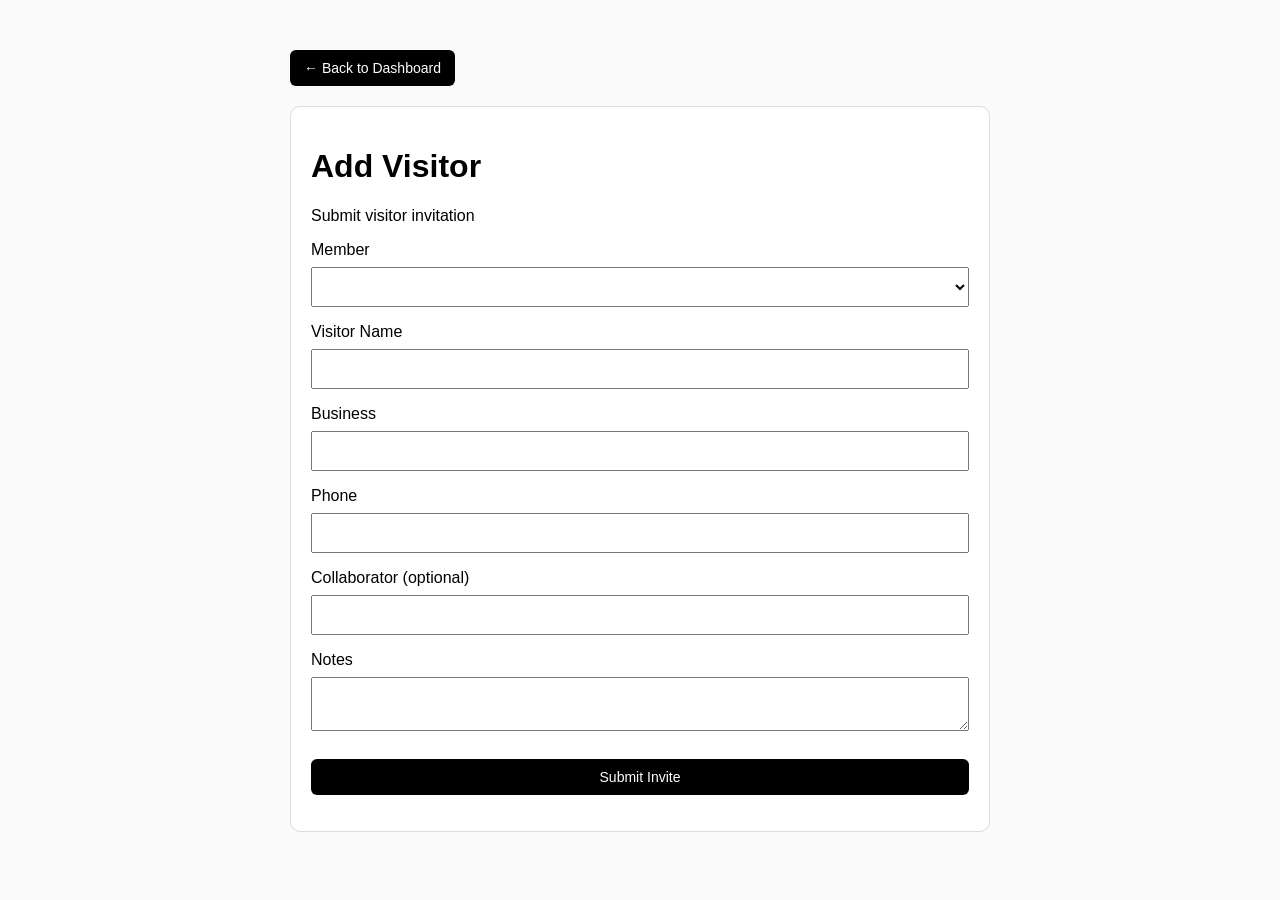
<file: apps-script/Member.html>
<!DOCTYPE html>
<html>
<head>
  <base target="_top">
  <style>
    body {
      font-family: Arial, sans-serif;
      max-width: 700px;
      margin: 30px auto;
      background: #fafafa;
      padding: 20px;
    }

    .card {
      background: white;
      padding: 20px;
      border: 1px solid #ddd;
      border-radius: 10px;
    }

    input, select, textarea, button {
      width: 100%;
      margin: 8px 0 16px;
      padding: 10px;
      box-sizing: border-box;
      font-size: 14px;
    }

    .nav-link, button {
      display: inline-block;
      background: black;
      color: white;
      border: none;
      border-radius: 6px;
      cursor: pointer;
      text-decoration: none;
      padding: 10px 14px;
      font-size: 14px;
    }

    .success { color: green; }
    .error { color: red; }

    .top-actions {
      margin-bottom: 20px;
    }
  </style>
</head>
<body>
  <div class="top-actions">
    <a
      class="nav-link"
      target="_top"
      href="https://script.google.com/macros/s/AKfycbwj6qTK1TDGMrFc388JHb2zWJWRp31VEBBA2u9x-ObfnvzO32Bewm0f_vhRT5hUl85ueg/exec"
    >
      ← Back to Dashboard
    </a>
  </div>

  <div class="card">
    <h1>Add Visitor</h1>
    <p>Submit visitor invitation</p>

    <label>Member</label>
    <select id="memberName"></select>

    <label>Visitor Name</label>
    <input id="visitorName">

    <label>Business</label>
    <input id="business">

    <label>Phone</label>
    <input id="phone">

    <label>Collaborator (optional)</label>
    <input id="collaborator">

    <label>Notes</label>
    <textarea id="notes"></textarea>

    <button onclick="submitInvite()">Submit Invite</button>

    <div id="result"></div>
  </div>

  <script>
    function loadMembers() {
      google.script.run.withSuccessHandler(function(members) {
        const sel = document.getElementById('memberName');
        sel.innerHTML = '<option value="">Select Member</option>';

        members.forEach(function(m) {
          sel.innerHTML +=
            '<option value="' + m.memberName + '">' +
            m.memberName + ' (' + m.team + ')' +
            '</option>';
        });
      }).getMembers();
    }

    function submitInvite() {
      const data = {
        memberName: document.getElementById('memberName').value,
        visitorName: document.getElementById('visitorName').value,
        business: document.getElementById('business').value,
        phone: document.getElementById('phone').value,
        collaborator: document.getElementById('collaborator').value,
        notes: document.getElementById('notes').value
      };

      const result = document.getElementById('result');

      if (!data.memberName || !data.visitorName || !data.business || !data.phone) {
        result.innerHTML = '<span class="error">Please complete all required fields.</span>';
        return;
      }

      google.script.run
        .withSuccessHandler(function(res) {
          result.innerHTML = '<span class="success">Success! +' + res.points + ' points</span>';
          document.getElementById('visitorName').value = '';
          document.getElementById('business').value = '';
          document.getElementById('phone').value = '';
          document.getElementById('collaborator').value = '';
          document.getElementById('notes').value = '';
        })
        .withFailureHandler(function(err) {
          result.innerHTML = '<span class="error">Failed: ' + JSON.stringify(err) + '</span>';
        })
        .submitActivity(data);
    }

    window.onload = loadMembers;
  </script>
</body>
</html>
</file>
<file: web/gaya.css>
/* BNI Optima · tampilan
   Arah: putih bersih dengan merah sebagai warna utama. Judul Helvetica/Arial, isi Plus Jakarta Sans.
   Emas hanya untuk perayaan (baris lengkap, lencana). Satu tema terang, sengaja tanpa mode gelap. */

:root {
  --kertas: #FFFFFF;
  --kertas-2: #F5F3F3;
  --kartu: #FFFFFF;
  --tinta: #1A1718;
  --tinta-2: #57504F;
  --abu: #8C8584;
  --garis: #E8E2E2;
  --merah: #C8102E;
  --merah-2: #E0303F;
  --merah-muda: #FCE8EA;
  --emas: #B8862B;
  --emas-muda: #F7EBCF;
  --hijau: #2F6B4F;
  --bayang: 0 1px 2px rgba(26, 23, 24, .05), 0 8px 24px -14px rgba(26, 23, 24, .22);
  --panel: #C8102E;
  --panel-teks: #FFFFFF;
  --nav: #FFFFFF;
  --nav-teks: #6B6463;
  --r: 14px;
  --huruf-judul: 'Helvetica Neue', Helvetica, Arial, sans-serif;
  --huruf: 'Plus Jakarta Sans', 'Helvetica Neue', Arial, sans-serif;
  color-scheme: light;
}

* { box-sizing: border-box; margin: 0; padding: 0; }
html { -webkit-text-size-adjust: 100%; }
body {
  font-family: var(--huruf);
  font-size: 15px;
  line-height: 1.45;
  color: var(--tinta);
  background: var(--kertas);
  min-height: 100vh;
  -webkit-font-smoothing: antialiased;
}
button, input, select, textarea { font: inherit; color: inherit; }
button { cursor: pointer; border: 0; background: none; }
a { color: var(--merah); }
[hidden] { display: none !important; }

.wadah { max-width: 560px; margin: 0 auto; padding: 0 16px calc(96px + env(safe-area-inset-bottom)); }

/* ---------- kepala ---------- */
.kepala {
  position: sticky; top: 0; z-index: 5;
  background: color-mix(in srgb, var(--kertas) 88%, transparent);
  backdrop-filter: blur(10px);
  -webkit-backdrop-filter: blur(10px);
  border-bottom: 1px solid var(--garis);
  padding-top: env(safe-area-inset-top);
}
.kepala-dalam { max-width: 560px; margin: 0 auto; padding: 12px 16px; display: flex; align-items: center; gap: 10px; }
.merek { display: flex; align-items: baseline; gap: 6px; }
.merek b { font-family: var(--huruf-judul); font-weight: 800; font-size: 13px; letter-spacing: .14em; color: var(--merah); }
.merek span { font-family: var(--huruf-judul); font-weight: 800; font-size: 19px; letter-spacing: -.02em; }
.kepala .fase { margin-left: auto; font-size: 12px; font-weight: 700; padding: 4px 10px; border-radius: 99px; background: var(--kertas-2); color: var(--tinta-2); border: 1px solid var(--garis); }
.kepala .keluar { font-size: 13px; color: var(--abu); padding: 6px 4px; }

h1, h2, h3 { font-family: var(--huruf-judul); letter-spacing: -.015em; line-height: 1.15; }
h1 { font-size: 24px; font-weight: 700; letter-spacing: -.02em; }
h2 { font-size: 17px; font-weight: 700; }
h3 { font-size: 15px; font-weight: 700; }
.kecil { font-size: 12.5px; color: var(--tinta-2); }
.redup { color: var(--abu); }
.sapa { margin: 18px 0 12px; }
.sapa p { margin-top: 4px; }

/* ---------- kartu ---------- */
.kartu {
  background: var(--kartu);
  border: 1px solid var(--garis);
  border-radius: var(--r);
  padding: 14px;
  margin-bottom: 10px;
  box-shadow: var(--bayang);
}
.kartu > h2, .kartu > h3 { margin-bottom: 10px; }
.judul-bagian { display: flex; align-items: baseline; justify-content: space-between; margin: 18px 2px 8px; }
.judul-bagian h2 { font-size: 15px; }

/* ---------- misi chapter ---------- */
.misi { position: relative; overflow: hidden; background: var(--panel); color: var(--panel-teks); border: 0; }
.misi .label { font-size: 12px; letter-spacing: .12em; text-transform: uppercase; opacity: .7; font-weight: 700; }
.misi .angka { font-family: var(--huruf-judul); font-size: 40px; font-weight: 800; line-height: 1; letter-spacing: -.04em; margin-top: 6px; }
.misi .angka small { font-size: 15px; font-weight: 700; opacity: .6; letter-spacing: 0; }
.misi .sub { font-size: 13px; opacity: .8; margin-top: 4px; }
.lintasan { position: relative; height: 10px; border-radius: 99px; background: rgba(255, 255, 255, .14); margin: 34px 4px 30px; }
.lintasan .isi { position: absolute; inset: 0 auto 0 0; border-radius: 99px; background: linear-gradient(90deg, var(--merah), var(--merah-2)); transition: width 1s cubic-bezier(.2, .8, .2, 1); }
.gerbang { position: absolute; top: 50%; transform: translate(-50%, -50%); }
.gerbang i { display: block; width: 18px; height: 18px; border-radius: 50%; background: var(--panel); border: 2px solid rgba(255, 255, 255, .45); }
.gerbang.lewat i { background: var(--emas); border-color: var(--emas); }
.gerbang.kini i { border-color: #fff; box-shadow: 0 0 0 4px rgba(255, 255, 255, .15); }
.gerbang em { position: absolute; left: 50%; transform: translateX(-50%); font-style: normal; white-space: nowrap; font-size: 11px; font-weight: 700; opacity: .75; }
.gerbang em.atas { bottom: 24px; }
.gerbang em.bawah { top: 24px; opacity: .55; font-weight: 400; }

/* ---------- ronde rabu ---------- */
.ronde { display: flex; gap: 14px; align-items: center; }
.ronde .tanda { flex: none; width: 52px; height: 52px; border-radius: 50%; display: grid; place-items: center; border: 2px dashed var(--garis); font-family: var(--huruf-judul); font-weight: 800; font-size: 20px; color: var(--abu); }
.ronde.selesai .tanda { border: 0; background: var(--merah); color: #fff; }
.ronde .teks { flex: 1; }
.ronde .api { margin-left: auto; text-align: center; min-width: 54px; }
.ronde .api b { display: block; font-family: var(--huruf-judul); font-size: 24px; font-weight: 800; line-height: 1; }
.ronde .api span { font-size: 11px; color: var(--abu); }

/* ---------- statistik ---------- */
.statistik { display: grid; grid-template-columns: repeat(3, 1fr); gap: 8px; }
.stat { background: var(--kertas-2); border-radius: 10px; padding: 10px; }
.stat b { display: block; font-family: var(--huruf-judul); font-size: 20px; font-weight: 800; line-height: 1.1; }
.stat span { font-size: 12px; color: var(--tinta-2); }

/* ---------- bilah ---------- */
.bilah { height: 8px; background: var(--kertas-2); border-radius: 99px; overflow: hidden; }
.bilah > i { display: block; height: 100%; background: var(--merah); border-radius: 99px; transition: width .8s cubic-bezier(.2, .8, .2, 1); }
.bilah.emas > i { background: var(--emas); }
.baris-bilah { display: grid; grid-template-columns: 82px 1fr 52px; align-items: center; gap: 10px; padding: 7px 0; font-size: 14px; }
.baris-bilah b { text-align: right; font-family: var(--huruf-judul); }
.baris-bilah.saya { font-weight: 700; }

/* ---------- lencana ---------- */
.lencana-baris { display: grid; grid-template-columns: repeat(5, 1fr); gap: 8px; }
.lencana { text-align: center; font-size: 11px; line-height: 1.2; color: var(--tinta-2); }
.lencana .koin { width: 44px; height: 44px; margin: 0 auto 6px; border-radius: 14px; display: grid; place-items: center; background: transparent; border: 1.5px dashed var(--garis); color: var(--abu); opacity: .75; }
.lencana .koin svg { width: 24px; height: 24px; }
.lencana.dapat { color: var(--tinta); font-weight: 700; }
.lencana.dapat .koin { background: var(--merah-muda); border: 2px solid var(--merah); color: var(--merah); opacity: 1; box-shadow: none; }
.lencana.baru .koin { animation: denyut 1.2s ease 3; }
@keyframes denyut { 50% { transform: scale(1.12); } }
.catatan-main { font-size: 12px; color: var(--abu); margin-top: 12px; text-align: center; }

/* ---------- kabar ---------- */
.kabar li { list-style: none; display: flex; gap: 10px; padding: 10px 0; border-top: 1px solid var(--garis); font-size: 14px; }
.kabar li:first-child { border-top: 0; padding-top: 0; }
.kabar .titik { flex: none; width: 8px; height: 8px; border-radius: 50%; margin-top: 7px; background: var(--abu); }
.kabar .k-anggota .titik { background: var(--merah); }
.kabar .k-baris .titik, .kabar .k-lencana .titik { background: var(--emas); }
.kabar time { display: block; font-size: 12px; color: var(--abu); }

/* ---------- papan 64 kursi ---------- */
.ringkas-kursi { display: flex; gap: 14px; flex-wrap: wrap; font-size: 13px; color: var(--tinta-2); margin: 4px 2px 12px; }
.ringkas-kursi span { display: inline-flex; align-items: center; gap: 6px; }
.ringkas-kursi i { width: 12px; height: 12px; border-radius: 3px; display: inline-block; }
.saring { display: flex; gap: 6px; margin-bottom: 12px; overflow-x: auto; }
.saring button { padding: 7px 14px; border-radius: 99px; border: 1px solid var(--garis); background: var(--kartu); font-size: 14px; white-space: nowrap; }
.saring button[aria-pressed="true"] { background: var(--merah); color: #fff; border-color: var(--merah); }

.papan-kursi { background: var(--kartu); border: 1px solid var(--garis); border-radius: var(--r); padding: 12px 6px 4px; margin: 0 -6px; box-shadow: var(--bayang); }
.baris-kursi { margin-bottom: 18px; }
.baris-kursi header { display: flex; align-items: center; gap: 8px; margin: 0 2px 6px; }
.baris-kursi header .no { font-family: var(--huruf-judul); font-weight: 800; font-size: 12px; width: 20px; height: 20px; border-radius: 6px; display: grid; place-items: center; background: var(--kertas-2); color: var(--tinta-2); }
.baris-kursi header h3 { font-size: 13px; font-weight: 700; flex: 1; letter-spacing: 0; font-family: var(--huruf); }
.baris-kursi header .hitung { font-size: 12px; color: var(--abu); font-weight: 700; }
.baris-kursi.lengkap header .no { background: var(--emas); color: #fff; }
.baris-kursi.lengkap { background: linear-gradient(90deg, var(--emas-muda), transparent 80%); border-radius: 10px; margin-left: -6px; margin-right: -6px; padding: 6px 6px 2px; }

.kisi { display: grid; grid-template-columns: repeat(4, minmax(0, 1fr)); gap: 6px; margin-bottom: 6px; }
.kursi {
  position: relative; min-height: 54px; border-radius: 10px; padding: 6px 8px;
  display: flex; align-items: center; justify-content: center; text-align: center;
  font-family: var(--huruf); font-size: 11px; line-height: 1.2; font-weight: 600; letter-spacing: 0; overflow: hidden; word-break: normal; overflow-wrap: anywhere; hyphens: auto;
  transition: transform .15s ease;
}
.kursi:active { transform: scale(.94); }
.kursi.kosong { border: 1.5px dashed var(--garis); color: var(--abu); background: transparent; }
.kursi.ada_calon { background: var(--merah-muda); color: var(--merah); border: 1.5px solid color-mix(in srgb, var(--merah) 40%, transparent); }
.kursi.terisi { background: var(--merah); color: #fff; box-shadow: inset 0 -3px 0 rgba(0, 0, 0, .18); }
.baris-kursi.lengkap .kursi.terisi { background: linear-gradient(160deg, #CF9A36, var(--emas)); }
.kursi .badge { position: absolute; top: 0; right: 0; min-width: 15px; height: 15px; padding: 0 3px; border-radius: 0 7px 0 7px; background: var(--merah); color: #fff; font-size: 9.5px; line-height: 15px; }
.kursi .dicari { position: absolute; left: 3px; top: 3px; width: 6px; height: 6px; border-radius: 50%; background: var(--emas); box-shadow: 0 0 0 2px var(--kartu); }
.kursi.redam { opacity: .18; }
.kursi .t { display: -webkit-box; -webkit-line-clamp: 3; -webkit-box-orient: vertical; overflow: hidden; }


/* ---------- daftar ---------- */
.daftar { list-style: none; }
.daftar li { display: flex; align-items: center; gap: 10px; padding: 9px 0; border-top: 1px solid var(--garis); }
.daftar li:first-child { border-top: 0; }
.daftar .utama { flex: 1; min-width: 0; }
.daftar .utama b { display: block; }
.daftar .utama span { font-size: 13px; color: var(--tinta-2); }
.daftar .ketuk { width: 100%; text-align: left; display: flex; align-items: center; gap: 12px; }
.lambang { flex: none; width: 38px; height: 38px; border-radius: 50%; display: grid; place-items: center; font-family: var(--huruf-judul); font-weight: 800; background: var(--kertas-2); color: var(--tinta-2); }
.peringkat-1 .lambang { background: var(--emas); color: #fff; }
.peringkat-2 .lambang, .peringkat-3 .lambang { background: var(--merah-muda); color: var(--merah); }
.daftar .nilai { font-family: var(--huruf-judul); font-weight: 800; font-size: 20px; }
.daftar li.saya { background: linear-gradient(90deg, var(--merah-muda), transparent); margin: 0 -16px; padding-left: 16px; padding-right: 16px; }

.chip { display: inline-block; font-size: 12px; font-weight: 700; padding: 3px 9px; border-radius: 99px; background: var(--kertas-2); color: var(--tinta-2); white-space: nowrap; }
.chip.merah { background: var(--merah-muda); color: var(--merah); }
.chip.emas { background: var(--emas-muda); color: var(--emas); }
.chip.hijau { background: color-mix(in srgb, var(--hijau) 15%, transparent); color: var(--hijau); }

/* ---------- tombol & form ---------- */
.tombol { text-decoration: none; display: inline-flex; align-items: center; justify-content: center; gap: 8px; min-height: 48px; padding: 0 20px; border-radius: 12px; font-weight: 700; background: var(--merah); color: #fff; width: 100%; }
.tombol:disabled { opacity: .5; }
.tombol.kedua { background: var(--kartu); color: var(--tinta); border: 1.5px solid var(--garis); }
.tombol.kecil { min-height: 36px; padding: 0 14px; width: auto; font-size: 14px; border-radius: 10px; }
.tombol.teks { background: none; color: var(--merah); min-height: 36px; padding: 0 6px; width: auto; }
.baris-tombol { display: flex; gap: 8px; margin-top: 12px; }
.baris-tombol > * { flex: 1; }

label.isian { display: block; margin-bottom: 12px; }
label.isian > span { display: block; font-size: 13px; font-weight: 700; color: var(--tinta-2); margin-bottom: 5px; }
.isian input, .isian select, .isian textarea {
  width: 100%; min-height: 48px; padding: 12px 14px; border-radius: 12px;
  border: 1.5px solid var(--garis); background: var(--kertas); font-size: 16px;
}
.isian textarea { min-height: 76px; resize: vertical; }
.isian input:focus, .isian select:focus, .isian textarea:focus { outline: none; border-color: var(--merah); }
.saklar { display: flex; align-items: flex-start; gap: 10px; padding: 12px; border-radius: 12px; background: var(--kertas-2); margin-bottom: 12px; font-size: 14px; }
.saklar input { width: 20px; height: 20px; accent-color: var(--merah); margin-top: 1px; flex: none; }
.pesan-salah { color: var(--merah); font-size: 14px; margin: -2px 0 10px; }
.pilihan { display: flex; flex-wrap: wrap; gap: 6px; }
.pilihan button { padding: 9px 14px; border-radius: 10px; border: 1.5px solid var(--garis); background: var(--kartu); font-size: 14px; font-weight: 700; }
.pilihan button[aria-pressed="true"] { border-color: var(--merah); background: var(--merah-muda); color: var(--merah); }

/* ---------- masuk ---------- */
.masuk { min-height: 100vh; display: flex; flex-direction: column; justify-content: center; max-width: 420px; margin: 0 auto; padding: 32px 20px; }
.masuk .merek-besar { font-family: var(--huruf-judul); font-weight: 800; line-height: .9; letter-spacing: -.04em; }
.masuk .merek-besar small { display: block; font-size: 22px; letter-spacing: .24em; color: var(--merah); margin-bottom: 8px; }
.masuk .merek-besar span { font-size: 56px; }
.masuk .kisi-hias { display: grid; grid-template-columns: repeat(8, 1fr); gap: 4px; margin: 28px 0; }
.masuk .kisi-hias i { aspect-ratio: 1; border-radius: 4px; border: 1.5px dashed var(--garis); animation: muncul .5s ease both; }
.masuk .kisi-hias i.isi { background: var(--merah); border: 0; }
@keyframes muncul { from { opacity: 0; transform: scale(.6); } }
.masuk input.kode { text-transform: uppercase; letter-spacing: .3em; font-family: var(--huruf-judul); font-weight: 800; font-size: 24px; text-align: center; }
.petunjuk-tiruan { margin-top: 18px; font-size: 13px; color: var(--tinta-2); background: var(--kertas-2); border-radius: 12px; padding: 12px; }

/* ---------- navigasi bawah ---------- */
.nav {
  position: fixed; left: 50%; transform: translateX(-50%); bottom: calc(12px + env(safe-area-inset-bottom)); z-index: 6;
  display: flex; gap: 2px; padding: 6px; border-radius: 20px;
  background: var(--nav); box-shadow: 0 10px 30px -12px rgba(26, 23, 24, .35); border: 1px solid var(--garis);
  width: min(528px, calc(100% - 24px));
}
.nav a { flex: 1; display: flex; flex-direction: column; align-items: center; gap: 2px; padding: 8px 4px; border-radius: 14px; color: var(--nav-teks); text-decoration: none; font-size: 11px; font-weight: 700; }
.nav a svg { width: 22px; height: 22px; }
.nav a[aria-current="page"] { background: var(--merah); color: #fff; }

/* ---------- tab dalam halaman ---------- */
.tab { display: flex; gap: 2px; background: var(--kertas-2); border-radius: 12px; padding: 4px; margin: 18px 0 12px; }
.tab button { flex: 1; min-width: 0; padding: 9px 4px; border-radius: 9px; font-size: 13px; font-weight: 700; color: var(--tinta-2); }
.tab button[aria-selected="true"] { background: var(--kartu); color: var(--tinta); box-shadow: 0 1px 3px rgba(0, 0, 0, .12); }

/* ---------- lembar bawah ---------- */
.lembar { position: fixed; inset: 0; z-index: 20; }
.lembar-latar { position: absolute; inset: 0; background: rgba(20, 14, 10, .45); animation: pudar .2s ease; }
.lembar-isi {
  position: absolute; left: 50%; bottom: 0; transform: translateX(-50%);
  width: min(560px, 100%); max-height: 88vh; overflow-y: auto;
  background: var(--kartu); border-radius: 22px 22px 0 0; padding: 10px 18px calc(22px + env(safe-area-inset-bottom));
  animation: naik .28s cubic-bezier(.2, .8, .2, 1);
}
.lembar-isi::before { content: ''; display: block; width: 40px; height: 4px; border-radius: 4px; background: var(--garis); margin: 0 auto 14px; }
@keyframes naik { from { transform: translate(-50%, 40px); opacity: 0; } }
@keyframes pudar { from { opacity: 0; } }
.lembar .tajuk { display: flex; gap: 12px; align-items: flex-start; margin-bottom: 14px; }
.lembar .tajuk .kursi { width: 52px; flex: none; font-size: 10px; }
.lembar .tajuk h2 { font-size: 21px; }

/* ---------- toast ---------- */
.toast {
  position: fixed; left: 50%; bottom: calc(96px + env(safe-area-inset-bottom)); transform: translate(-50%, 20px);
  background: var(--tinta); color: var(--kertas); padding: 12px 18px; border-radius: 12px; font-size: 14px; font-weight: 700;
  opacity: 0; pointer-events: none; transition: all .25s ease; z-index: 30; max-width: calc(100% - 32px); text-align: center;
}
.toast.tampil { opacity: 1; transform: translate(-50%, 0); }
.toast.rayakan { background: var(--merah); color: #fff; }

/* ---------- peringatan & angka ---------- */
.kisi-angka { display: grid; grid-template-columns: repeat(2, 1fr); gap: 8px; }
.peringatan li { list-style: none; display: flex; gap: 10px; padding: 10px 0; border-top: 1px solid var(--garis); font-size: 14px; }
.peringatan li:first-child { border-top: 0; }
.peringatan .lampu { flex: none; width: 10px; height: 10px; border-radius: 50%; margin-top: 5px; background: var(--hijau); }
.peringatan .menyala .lampu { background: var(--merah); box-shadow: 0 0 0 4px var(--merah-muda); }

.kosong-isi { text-align: center; padding: 28px 12px; color: var(--abu); font-size: 14px; }
.muat { height: 120px; border-radius: var(--r); background: linear-gradient(90deg, var(--kertas-2), var(--kartu), var(--kertas-2)); background-size: 200% 100%; animation: kilau 1.2s infinite; margin-bottom: 12px; }
@keyframes kilau { to { background-position: -200% 0; } }
.cari { width: 100%; min-height: 44px; padding: 10px 14px; border-radius: 12px; border: 1.5px solid var(--garis); background: var(--kartu); margin-bottom: 10px; font-size: 16px; }
.hadir-saklar { width: 50px; height: 30px; border-radius: 99px; background: var(--kertas-2); border: 1.5px solid var(--garis); position: relative; flex: none; transition: background .2s; }
.hadir-saklar::after { content: ''; position: absolute; top: 3px; left: 3px; width: 21px; height: 21px; border-radius: 50%; background: var(--kartu); box-shadow: 0 1px 3px rgba(0, 0, 0, .25); transition: left .2s; }
.hadir-saklar[aria-pressed="true"] { background: var(--merah); border-color: var(--merah); }
.hadir-saklar[aria-pressed="true"]::after { left: 23px; }

@media (prefers-reduced-motion: reduce) { * { animation: none !important; transition: none !important; } }

/* ---------- putaran 2 ---------- */
.grafik { margin: 14px -4px 0; }
.grafik svg { display: block; width: 100%; height: auto; overflow: visible; }
.g-dasar { stroke: color-mix(in srgb, var(--panel-teks) 30%, transparent); stroke-width: 1; }
.g-gerbang { stroke: color-mix(in srgb, var(--panel-teks) 28%, transparent); stroke-width: 1; stroke-dasharray: 3 4; }
.g-gerbang.lewat { stroke: var(--panel-teks); stroke-dasharray: none; opacity: .75; }
.g-label { fill: color-mix(in srgb, var(--panel-teks) 60%, transparent); font-size: 10px; font-weight: 700; font-family: var(--huruf); }
.g-label.lewat { fill: var(--panel-teks); }
.g-rencana { fill: none; stroke: color-mix(in srgb, var(--panel-teks) 55%, transparent); stroke-width: 1.5; stroke-dasharray: 5 4; }
.g-esm { stroke: color-mix(in srgb, var(--panel-teks) 35%, transparent); stroke-width: 1; stroke-dasharray: 2 3; }
.g-area { fill: color-mix(in srgb, var(--panel-teks) 18%, transparent); stroke: none; }
.g-garis { fill: none; stroke: var(--panel-teks); stroke-width: 2; stroke-linejoin: round; stroke-linecap: round; }
.g-ujung { fill: var(--panel-teks); stroke: var(--panel); stroke-width: 2; }
.g-silang { stroke: color-mix(in srgb, var(--panel-teks) 55%, transparent); stroke-width: 1; }
.g-tgl { fill: color-mix(in srgb, var(--panel-teks) 55%, transparent); font-size: 10px; font-family: var(--huruf); font-variant-numeric: tabular-nums; }
.g-sentuh { fill: transparent; cursor: pointer; }
.g-info { font-size: 12px; opacity: .7; margin-top: 4px; font-variant-numeric: tabular-nums; }

.bilah-ganda { position: relative; margin: 10px 0 8px; }
.bilah-ganda .tanda-min { position: absolute; top: -3px; width: 2px; height: 14px; background: var(--tinta-2); border-radius: 2px; transform: translateX(-1px); }

.titik-emas { display: inline-block; width: 8px; height: 8px; border-radius: 50%; background: var(--emas); vertical-align: middle; }
.cincin-saya { display: inline-block; width: 10px; height: 10px; border-radius: 3px; box-shadow: 0 0 0 2px var(--tinta); vertical-align: middle; }
.kursi.milik { box-shadow: 0 0 0 2px var(--tinta); }
.kursi.terisi.milik { box-shadow: inset 0 -3px 0 rgba(0, 0, 0, .18), 0 0 0 2px var(--tinta); }

.jam-cs { flex: none; width: 58px; text-align: center; background: var(--emas-muda); border-radius: 10px; padding: 6px 0; }
.jam-cs b { display: block; font-family: var(--huruf-judul); font-size: 17px; font-variant-numeric: tabular-nums; color: var(--tinta); }
.jam-cs span { font-size: 11px; color: var(--tinta-2); }
.sorotan { border-color: var(--emas); background: linear-gradient(160deg, var(--emas-muda), var(--kartu) 70%); }
.isian input[type="datetime-local"] { min-height: 48px; }

/* ---------- langkah berikutnya & lipatan ---------- */
.langkah { border: 1.5px solid var(--merah); }
.langkah-atas { display: flex; justify-content: space-between; align-items: center; margin-bottom: 8px; }
.langkah h2 { margin-bottom: 4px; }
.langkah .bilah-ganda { margin-top: 12px; }
.langkah .baris-tombol { display: flex; gap: 8px; }
.langkah .baris-tombol .tombol { flex: 1; }
details.lipat { background: var(--kartu); border: 1px solid var(--garis); border-radius: var(--r); margin-bottom: 8px; }
details.lipat summary { list-style: none; display: flex; justify-content: space-between; align-items: center; padding: 12px 14px; cursor: pointer; font-family: var(--huruf-judul); font-weight: 700; font-size: 15px; }
details.lipat summary::-webkit-details-marker { display: none; }
details.lipat summary em { font-style: normal; font-family: var(--huruf); font-weight: 500; font-size: 12.5px; color: var(--abu); }
details.lipat summary em::after { content: ' \203A'; display: inline-block; transition: transform .2s; }
details.lipat[open] summary em::after { transform: rotate(90deg); }
details.lipat > :not(summary) { margin: 0 14px 14px; }

.kepala .fase.ganti { cursor: pointer; border-color: var(--merah); color: var(--merah); }

/* ---------- segmen pipeline ---------- */
.seg { display: grid; grid-template-columns: repeat(4, 1fr); gap: 6px; }
.seg.lima { grid-template-columns: repeat(5, 1fr); gap: 4px; }
.seg.lima button { padding: 8px 2px; }
.seg.lima button span { font-size: 10.5px; }
.seg button { background: var(--kertas-2); border-radius: 12px; padding: 10px 6px; text-align: center; border: 1.5px solid transparent; }
.seg button b { display: block; font-family: var(--huruf-judul); font-size: 20px; line-height: 1.1; }
.seg button span { font-size: 10.5px; display: block; line-height: 1.15; color: var(--tinta-2); font-weight: 600; }
.seg button[aria-selected="true"] { background: var(--merah-muda); border-color: var(--merah); }
.seg button[aria-selected="true"] b, .seg button[aria-selected="true"] span { color: var(--merah); }
.daftar li .tombol.kecil { flex: none; }
.nav a span { white-space: nowrap; }

.ubin-misi { display: grid; grid-template-columns: repeat(2, 1fr); gap: 8px; margin-top: 14px; }
.ubin-misi div { background: rgba(255, 255, 255, .14); border-radius: 10px; padding: 8px 10px; }
.ubin-misi b { display: block; font-family: var(--huruf-judul); font-size: 22px; line-height: 1.1; }
.ubin-misi span { font-size: 11.5px; opacity: .85; }

.pesan-undangan { width: 100%; padding: 10px 12px; border-radius: 12px; border: 1.5px solid var(--garis); background: var(--kertas-2); font-size: 14px; line-height: 1.45; resize: vertical; }
.pilihan button.bahasa { margin-left: auto; background: transparent; border-style: dashed; }

.langkah-seg button b { font-size: 16px; }
.balasan { border-top: 1px solid var(--garis); padding: 10px 0; }
.balasan:first-child { border-top: 0; }
.balasan b { font-size: 13px; }
.balasan p { font-size: 13px; color: var(--tinta-2); margin: 4px 0 8px; }

.langkah-seg.tiga { grid-template-columns: repeat(3, 1fr); }
.langkah-seg.dua { grid-template-columns: repeat(2, 1fr); }
.slot-pilih button small { display: block; font-size: 11px; font-weight: 500; color: var(--tinta-2); }
.pilihan.kolom { flex-direction: column; }
.pilihan.kolom button { text-align: left; padding: 12px 14px; }
.pilihan.kolom button b { display: block; font-size: 15px; }
.pilihan.kolom button small { display: block; font-size: 12px; color: var(--tinta-2); font-weight: 400; margin-top: 2px; }
.jam-slot { flex: 0 0 48px; font-weight: 700; font-size: 14px; color: var(--merah); font-variant-numeric: tabular-nums; }
.jam-slot.redup { color: var(--tinta-2); }
.hari-slot { font-size: 13px; font-weight: 700; margin: 14px 2px 6px; }
b.redup { color: var(--tinta-2); }
.slot-pilih button { font-size: 13px; padding: 7px 10px; }
/* kalender pilih */
.kal { border: 1.5px solid var(--garis); border-radius: 14px; padding: 10px 10px 12px; background: var(--kartu); }
.kal-kepala { display: flex; align-items: center; justify-content: space-between; margin-bottom: 6px; }
.kal-kepala b { font-family: var(--huruf-judul); font-size: 15px; }
.kal-kepala button { width: 36px; height: 36px; border-radius: 10px; font-size: 22px; line-height: 1; color: var(--merah); }
.kal-kepala button:disabled { color: var(--garis); }
.kal-grid { display: grid; grid-template-columns: repeat(7, 1fr); gap: 2px; text-align: center; }
.kal-grid abbr { font-size: 11px; font-weight: 700; color: var(--tinta-2); text-decoration: none; padding: 2px 0 4px; }
.kal-grid button { position: relative; height: 38px; border-radius: 10px; font-size: 14px; font-weight: 600; color: var(--tinta); }
.kal-grid button:disabled { color: #BDB5B5; font-weight: 400; }
.kal-grid button.ada { background: var(--merah-muda); color: var(--merah); font-weight: 800; }
.kal-grid button.hari-ini { box-shadow: inset 0 0 0 1.5px var(--garis); }
.kal-grid button.pilih { background: var(--merah); color: #fff; }
.kal-grid button i { position: absolute; left: 0; right: 0; bottom: 4px; display: flex; justify-content: center; gap: 2px; }
.kal-grid button i em { width: 4px; height: 4px; border-radius: 50%; background: currentColor; }
.kal-tgl { font-size: 13px; font-weight: 700; margin: 12px 2px 8px; }
.kal-opsi { display: grid; gap: 8px; }
.kal-opsi button, .kal-tetap { text-align: left; padding: 10px 12px; border-radius: 10px; border: 1.5px solid var(--garis); background: var(--kartu); }
.kal-opsi button b, .kal-tetap b { display: block; font-size: 14px; }
.kal-opsi button small, .kal-tetap small { display: block; font-size: 12px; color: var(--tinta-2); margin-top: 2px; }
.kal-opsi button[aria-pressed="true"] { border-color: var(--merah); background: var(--merah-muda); }
.kal-opsi button[aria-pressed="true"] b { color: var(--merah); }

/* pengumuman, poster, program acara */
.sorotan-info { border-color: var(--merah); }
details.pengumuman { border-top: 1px solid var(--garis); padding: 10px 0 4px; }
details.pengumuman:first-of-type { border-top: 0; padding-top: 0; }
details.pengumuman summary { list-style: none; display: flex; justify-content: space-between; gap: 10px; cursor: pointer; align-items: baseline; }
details.pengumuman summary::-webkit-details-marker { display: none; }
details.pengumuman summary em { font-style: normal; font-size: 12.5px; color: var(--abu); white-space: nowrap; }
details.pengumuman > p { margin: 8px 0; }
a.poster { display: block; margin: 8px 0; border-radius: var(--r); overflow: hidden; border: 1px solid var(--garis); text-decoration: none; }
a.poster img { display: block; width: 100%; height: auto; }
a.poster .poster-tautan { display: block; padding: 8px 12px; font-size: 13px; font-weight: 700; color: var(--merah); background: var(--kertas-2); }
li.program .utama span { display: block; }

/* Impact Board */
.dampak { display: flex; flex-direction: column; }
.dampak-baris { display: grid; grid-template-columns: 1fr 64px 76px 64px; align-items: center; gap: 4px; padding: 10px 0; border-top: 1px solid var(--garis); }
.dampak-baris:first-child { border-top: 0; }
.dampak-baris b { text-align: center; font-family: var(--huruf-judul); font-size: 17px; }
.dampak-baris.saya { background: var(--merah-muda); margin: 0 -14px; padding-left: 14px; padding-right: 14px; }
.dampak-judul { font-size: 12px; font-weight: 700; color: var(--abu); }
.dampak-kepala { font: inherit; font-size: 12px; font-weight: 700; color: var(--abu); text-align: center; padding: 6px 0; border-radius: 8px; }
.dampak-kepala.aktif { color: var(--merah); background: var(--merah-muda); }
.dampak-nama { font-weight: 600; min-width: 0; overflow: hidden; text-overflow: ellipsis; }

/* Riwayat per ronde */
.statistik.riwayat { grid-template-columns: repeat(4, 1fr); gap: 6px; }
.statistik.riwayat .stat small { display: block; font-size: 11px; color: var(--abu); margin-top: 2px; line-height: 1.25; }
.ronde-riwayat .langkah-atas h3 { margin: 0; }
details.lipat-kecil { margin-top: 10px; border-top: 1px solid var(--garis); padding-top: 8px; }
details.lipat-kecil summary { cursor: pointer; font-size: 13px; font-weight: 700; color: var(--tinta-2); }

/* gold di kartu Mission, tautan kembali */
.misi .gold-baris { display: grid; grid-template-columns: auto 1fr auto; align-items: center; gap: 10px; margin-top: 14px; padding-top: 12px; border-top: 1px solid rgba(255, 255, 255, .25); font-size: 13px; }
.misi .gold-baris span { font-weight: 700; opacity: .85; }
.misi .gold-baris b { font-family: var(--huruf-judul); font-size: 15px; }
.misi .gold-baris .bilah { background: rgba(255, 255, 255, .28); }
.misi .gold-baris .bilah > i { background: #fff; }
.misi .gold-baris .bilah.emas > i { background: var(--emas-muda); }
a.kembali { display: inline-block; margin: 2px 0 10px; font-size: 14px; font-weight: 700; color: var(--merah); text-decoration: none; }

a.ketuk { text-decoration: none; color: inherit; }
a.ketuk .utama span { display: block; }

/* rekomendasi driver */
.rekom-blok { margin-top: 10px; }
details.rekom { border: 1px solid var(--garis); border-radius: var(--r); margin-top: 8px; padding: 0 12px; background: var(--kartu); }
details.rekom summary { list-style: none; display: flex; justify-content: space-between; align-items: center; gap: 10px; padding: 10px 0; cursor: pointer; }
details.rekom summary::-webkit-details-marker { display: none; }
details.rekom summary > span:first-child { display: flex; flex-direction: column; min-width: 0; }
details.rekom summary em { font-style: normal; font-size: 12.5px; color: var(--abu); }
ul.syarat { list-style: none; padding: 0 0 8px; margin: 0; display: flex; flex-direction: column; gap: 8px; }
ul.syarat li { display: flex; gap: 10px; align-items: flex-start; }
ul.syarat li i { font-style: normal; flex: none; width: 22px; height: 22px; border-radius: 50%; display: grid; place-items: center; font-size: 12px; font-weight: 800; }
ul.syarat li.ya i { background: color-mix(in srgb, var(--hijau) 18%, transparent); color: var(--hijau); }
ul.syarat li.tidak i { background: var(--kertas-2); color: var(--abu); }
ul.syarat li.belum i { background: var(--kertas-2); color: var(--abu); }
ul.syarat li div { display: flex; flex-direction: column; font-size: 13px; }
ul.syarat li div span { color: var(--abu); }
details.rekom .baris-tombol { padding-bottom: 10px; }

.pilar-chips { display: flex; flex-wrap: wrap; gap: 6px; padding-bottom: 8px; }
p.pilar-judul { display: flex; align-items: center; gap: 8px; margin: 8px 0 6px; font-weight: 800; font-size: 13.5px; }
p.pilar-judul i { font-style: normal; width: 20px; height: 20px; border-radius: 50%; display: grid; place-items: center; font-size: 11px; background: var(--kertas-2); color: var(--abu); }
p.pilar-judul.ya i { background: color-mix(in srgb, var(--hijau) 18%, transparent); color: var(--hijau); }
ul.syarat { padding-left: 28px; }
li[data-nama] .utama span { display: block; }

/* People, kode akses, Settings, Data */
.kode-kartu { text-align: center; }
.kode-besar { font-family: var(--huruf-judul); font-size: 34px; font-weight: 700; letter-spacing: .18em; color: var(--merah); margin: 4px 0 12px; }
.kode-kartu .baris-tombol { justify-content: center; }
li.ketuk[data-o] { cursor: pointer; }
.atur-baris { display: flex; align-items: flex-end; gap: 10px; width: 100%; }
.tabel-gulir { overflow-x: auto; border: 1px solid var(--garis); border-radius: 12px; }
.tabel-data { border-collapse: collapse; font-size: 12px; min-width: 100%; }
.tabel-data th, .tabel-data td { padding: 6px 10px; text-align: left; white-space: nowrap; border-top: 1px solid var(--garis); max-width: 260px; overflow: hidden; text-overflow: ellipsis; }
.tabel-data th { background: var(--kertas-2); font-weight: 700; border-top: 0; position: sticky; top: 0; }

.tagline-masuk { margin-top: 12px; font-weight: 700; color: var(--merah); letter-spacing: .01em; }
.masuk .merek-besar span { letter-spacing: .01em; }

.masuk .kisi-hias i.undang { background: var(--merah-muda); border: 1.5px dashed var(--merah); }

.kode-kecil { font-family: var(--huruf-judul); font-weight: 800; letter-spacing: .12em; color: var(--merah); }

.tambah-kursi { border: 1.5px dashed var(--merah); background: transparent; color: var(--merah); cursor: pointer; font-family: inherit; margin-left: 8px; }

.nomor-wa { color: var(--merah); font-weight: 700; text-decoration: none; border-bottom: 1.5px solid var(--merah-muda); padding: 2px 0; }
.wa-ikon { display: inline-grid; place-items: center; min-width: 40px; height: 32px; padding: 0 8px; border-radius: 8px; background: color-mix(in srgb, #25D366 16%, transparent); color: #128C7E; font-weight: 800; font-size: 12px; text-decoration: none; letter-spacing: .04em; margin-right: 6px; }
.ringkas-absen { display: flex; gap: 14px; flex-wrap: wrap; margin: 4px 2px 10px; font-size: 13px; color: var(--abu); }
.ringkas-absen b { color: var(--tinta); font-family: var(--huruf-judul); font-size: 17px; }
.dua-kolom { display: grid; grid-template-columns: 1fr 1fr; gap: 10px; }

.edit-seat { margin: 10px 0 0; text-align: center; }
.edit-seat button { background: none; border: 0; color: var(--abu); font-size: 13px; text-decoration: underline; cursor: pointer; font-family: inherit; padding: 6px 10px; }

.dampak-baris .tengah { text-align: center; }
.dampak-baris b.unggul { color: var(--merah); }
.dampak-nama .sub { display: block; font-size: 11px; font-weight: 500; color: var(--abu); }
.pilih-tim { font: inherit; font-size: 13px; padding: 6px 8px; border: 1px solid var(--garis); border-radius: 8px; background: var(--kartu); max-width: 112px; }

.tautan-tombol { font: inherit; font-weight: 700; color: var(--merah); text-decoration: underline; padding: 0 2px; }

/* Umpan balik simpan dan muat */
.simpan { position: fixed; left: 50%; top: calc(env(safe-area-inset-top, 0px) + 62px); transform: translate(-50%, -8px); z-index: 60; display: flex; align-items: center; gap: 8px;
  padding: 9px 16px; border-radius: 999px; background: var(--tinta, #1A1718); color: #fff; font-size: 14px; font-weight: 600; box-shadow: 0 8px 24px rgba(0,0,0,.22);
  opacity: 0; pointer-events: none; transition: opacity .18s, transform .18s; white-space: nowrap; }
.simpan.tampil { opacity: 1; transform: translate(-50%, 0); }
.simpan.ok { background: #1E7B43; }
.simpan.gagal { background: var(--merah); }
.simpan svg { width: 16px; height: 16px; flex: none; }
.putar-simpan { width: 14px; height: 14px; border: 2.5px solid rgba(255,255,255,.35); border-top-color: #fff; border-radius: 50%; animation: putar-simpan .7s linear infinite; flex: none; }
@keyframes putar-simpan { to { transform: rotate(360deg); } }
.muat-garis { position: fixed; left: 0; right: 0; top: 0; height: 3px; z-index: 61; opacity: 0; pointer-events: none; overflow: hidden; }
.muat-garis.aktif { opacity: 1; }
.muat-garis::before { content: ''; position: absolute; inset: 0; width: 40%; background: var(--merah); border-radius: 3px; animation: garis-muat 1.1s ease-in-out infinite; }
@keyframes garis-muat { from { transform: translateX(-100%); } to { transform: translateX(260%); } }
body.menyimpan .tombol, body.menyimpan .lembar button[type=submit], body.menyimpan .lembar-isi button { pointer-events: none; opacity: .6; }
@media (prefers-reduced-motion: reduce) { .putar-simpan, .muat-garis::before { animation-duration: 2.4s; } }
.tombol.sedang-simpan, .lembar-isi button.sedang-simpan { opacity: 1 !important; display: inline-flex; align-items: center; justify-content: center; gap: 8px; filter: brightness(.88); }
.tombol.tersimpan, .lembar-isi button.tersimpan { background: #1E7B43 !important; border-color: #1E7B43 !important; color: #fff !important; display: inline-flex; align-items: center; justify-content: center; gap: 8px; opacity: 1 !important; }
.ikon-simpan { width: 16px; height: 16px; flex: none; }
.tombol.kedua.sedang-simpan .putar-simpan { border-color: rgba(26,23,24,.25); border-top-color: var(--tinta); }
.blok-sponsor { margin: 2px 0 12px; }
.blok-sponsor [data-bag-sponsor] { margin: 8px 0 0; padding: 10px 12px; border-radius: 12px; background: var(--kertas-2); }
</file>
